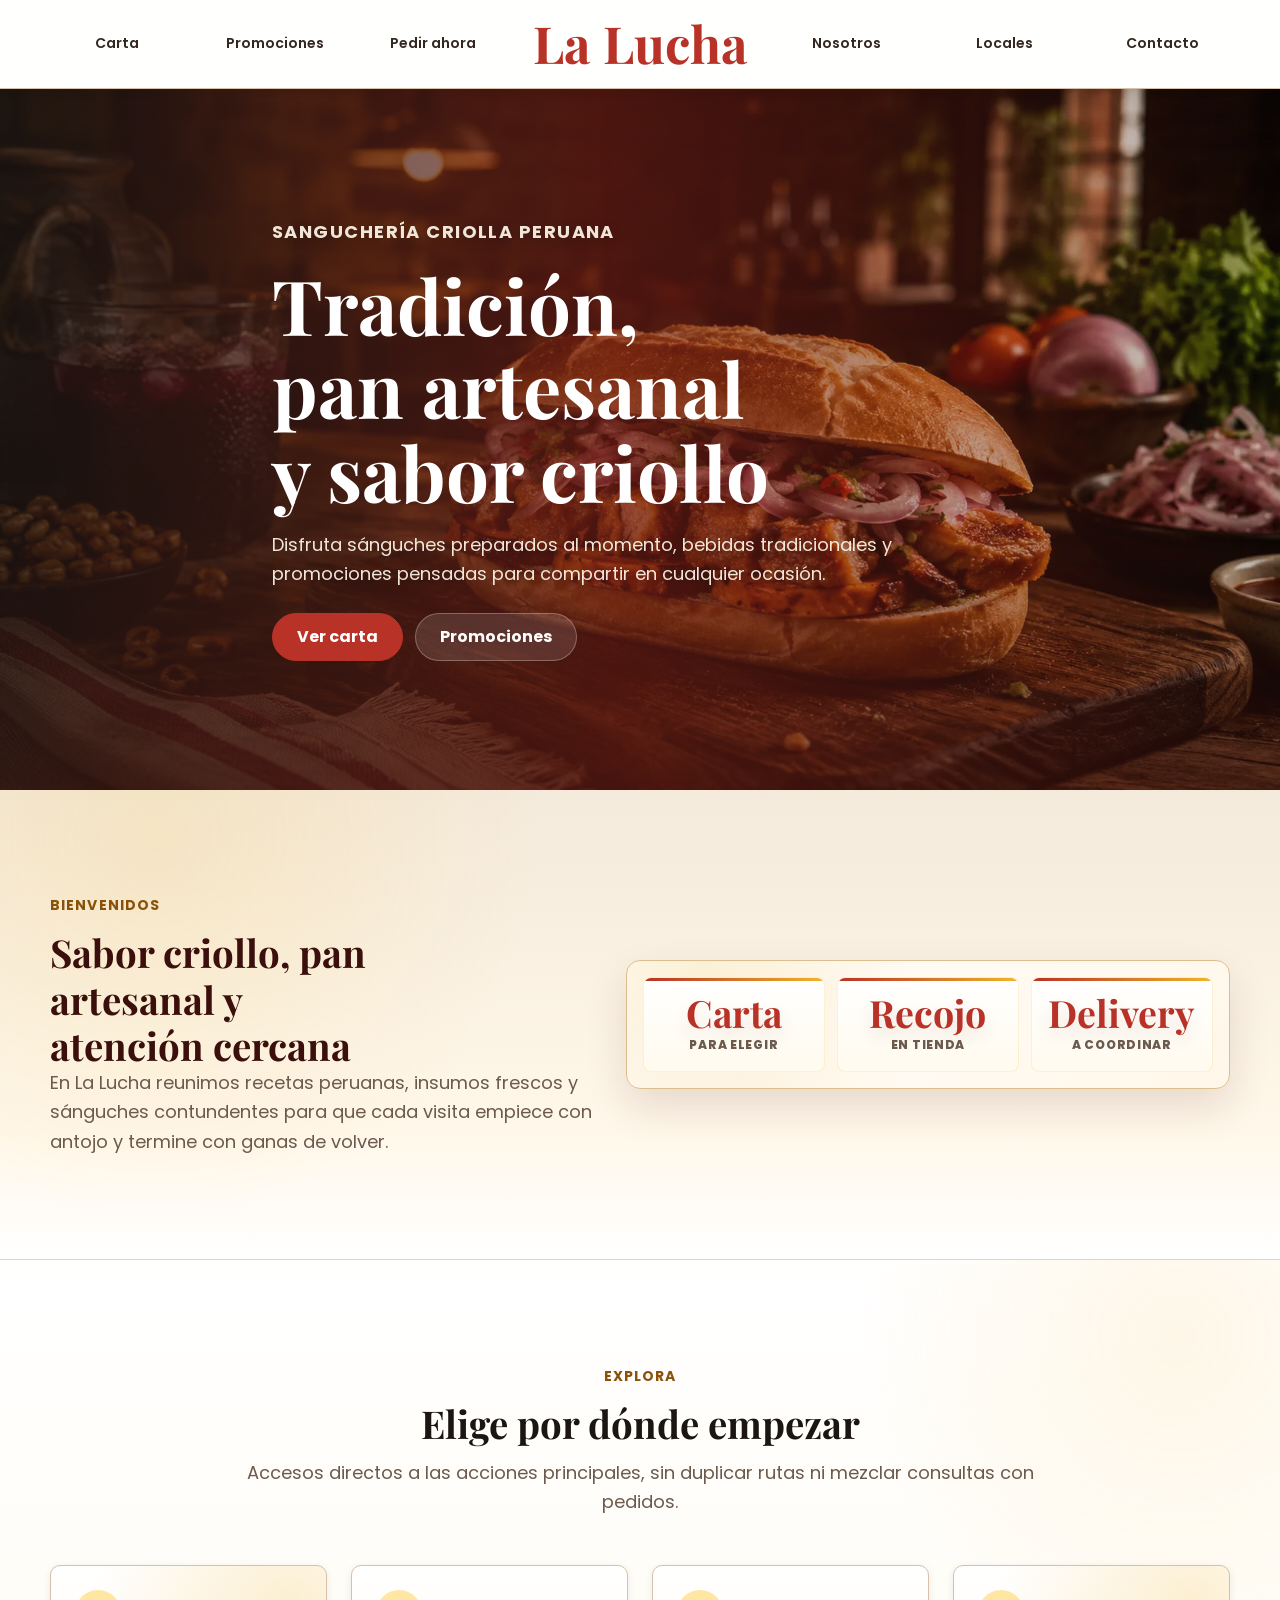
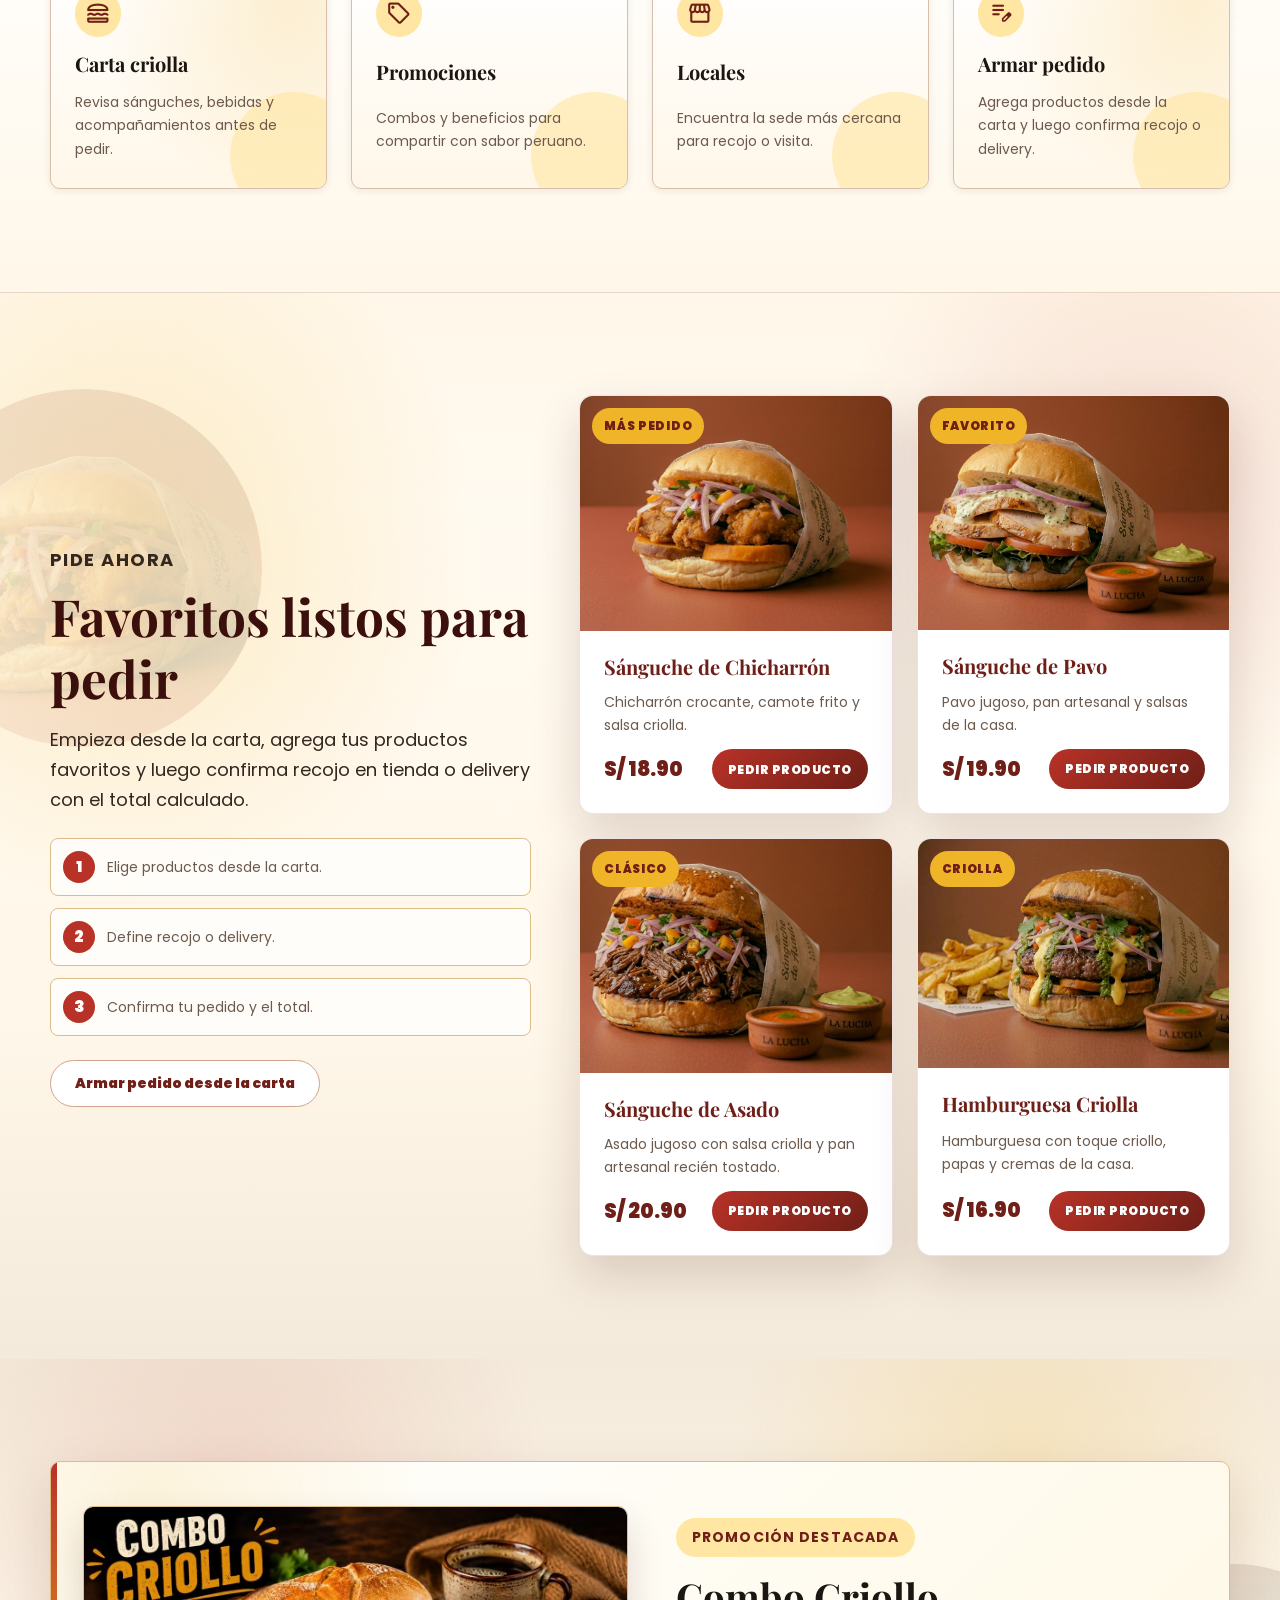
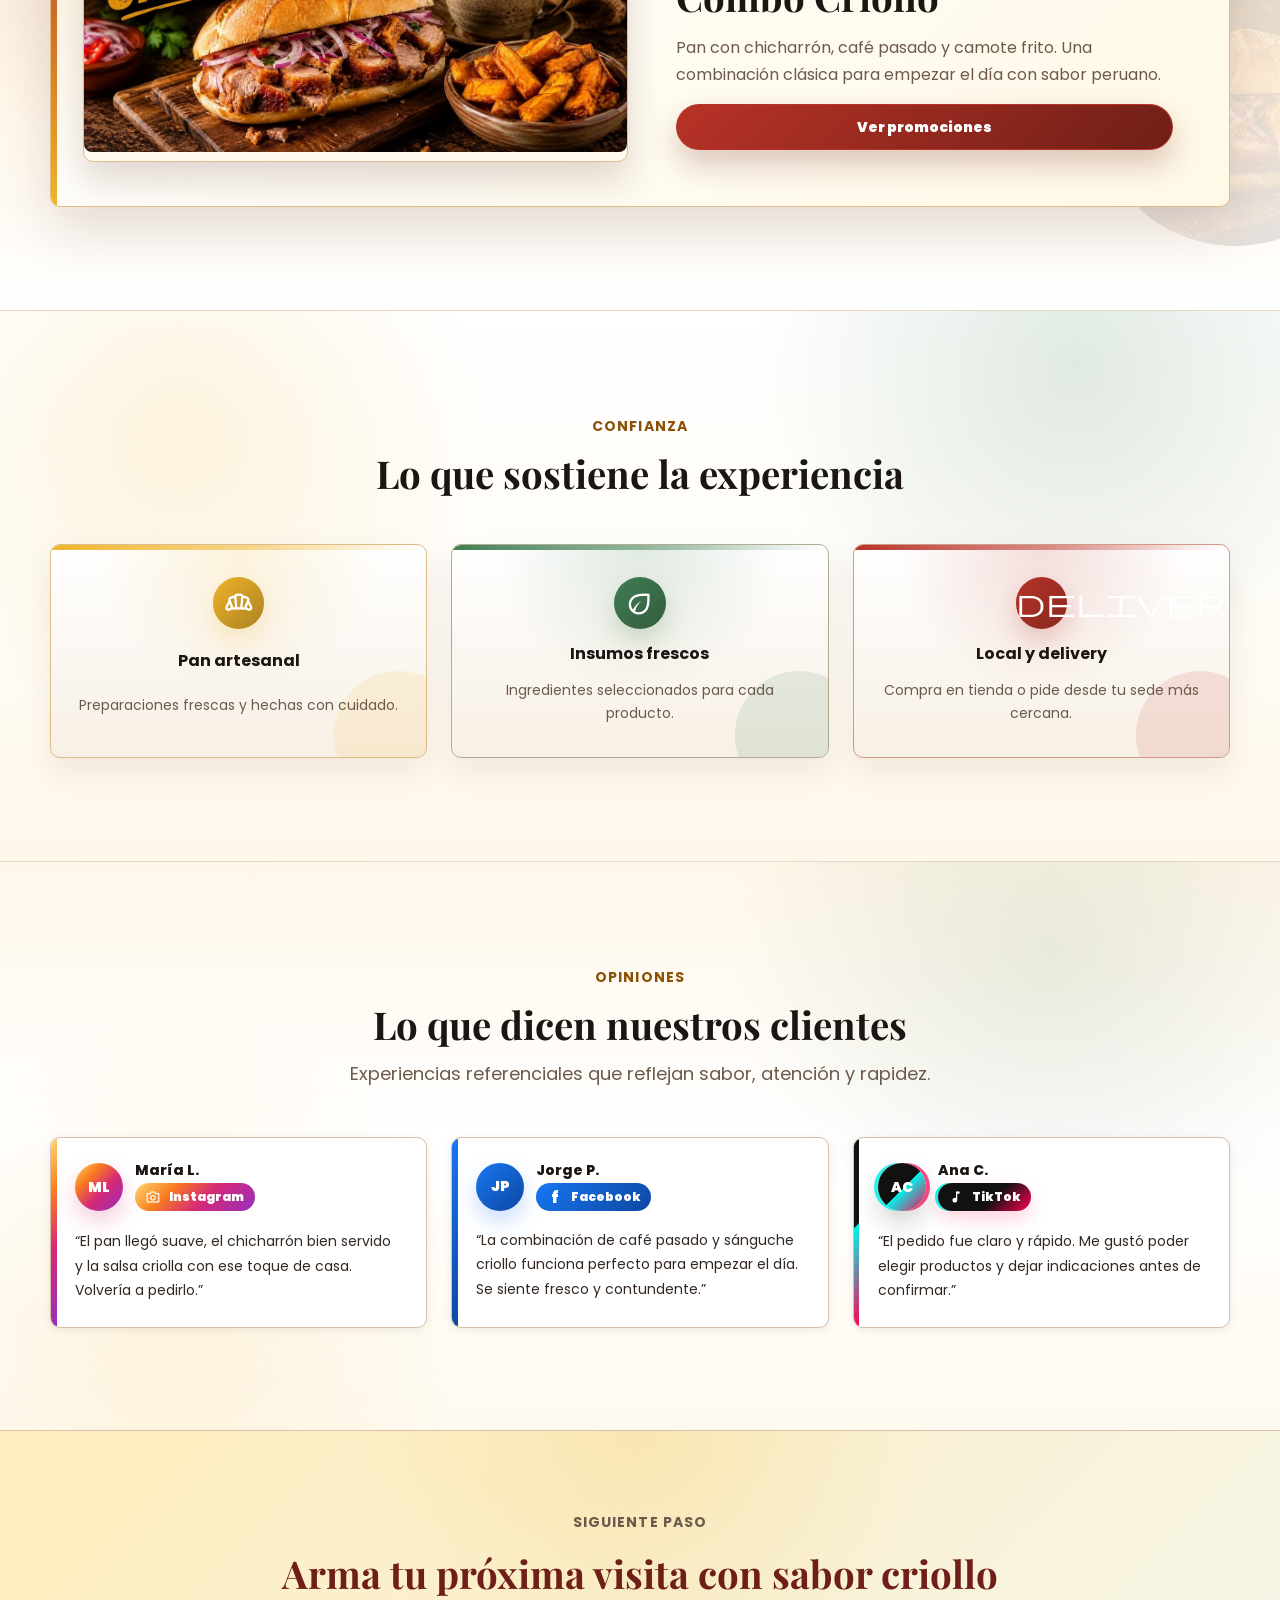
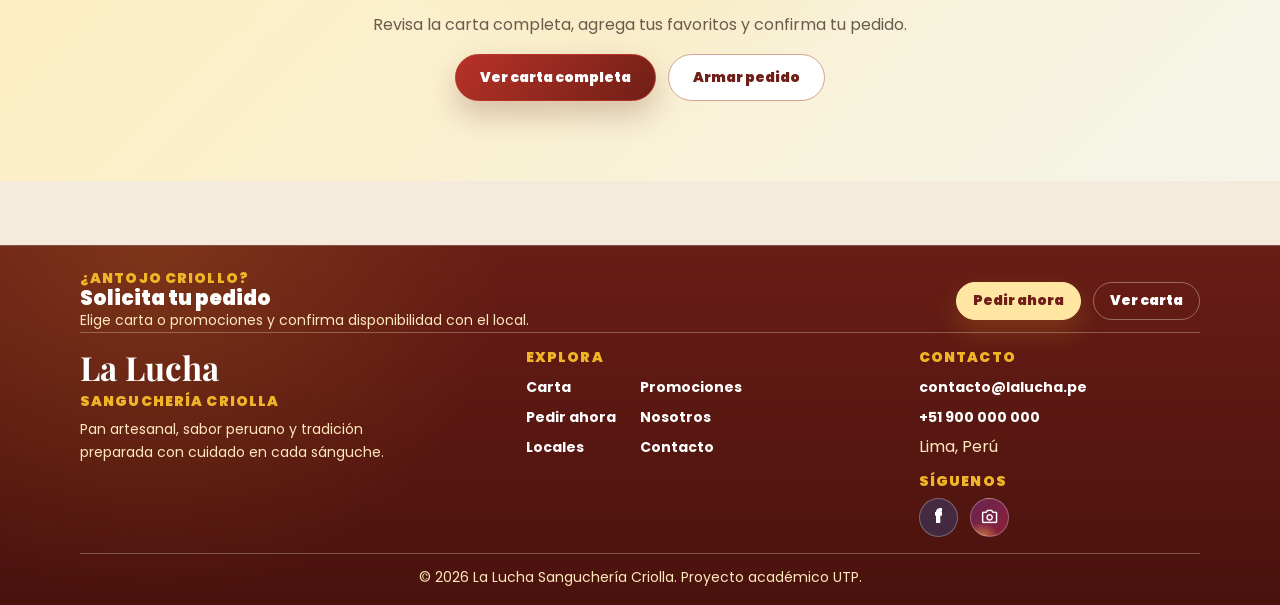
<file: index.html>
<!doctype html>
<html lang="es">
  <head>
    <meta charset="UTF-8" />
    <meta name="viewport" content="width=device-width, initial-scale=1.0" />
    <meta name="theme-color" content="#6f1f17" />
    <meta
      name="description"
      content="La Lucha Sanguchería Criolla: sánguches artesanales, bebidas tradicionales, promociones y locales."
    />
    <link rel="manifest" href="site.webmanifest" />
    <link rel="apple-touch-icon" href="assets/icons/icon-192.png" />
    <link rel="icon" href="assets/icons/icon-192.png" />
    <title>La Lucha Sanguchería Criolla</title>

    <link rel="stylesheet" href="css/variables.css" />
    <link rel="stylesheet" href="css/layout.css" />
    <link rel="stylesheet" href="css/navbar.css" />
    <link rel="stylesheet" href="css/footer.css" />
    <link rel="stylesheet" href="css/hero.css" />
    <link rel="stylesheet" href="css/cards.css" />
    <link rel="stylesheet" href="css/animations.css" />
    <link rel="stylesheet" href="css/index.css" />

    <link rel="preconnect" href="https://fonts.googleapis.com" />
    <link rel="preconnect" href="https://fonts.gstatic.com" crossorigin />
    <link
      href="https://fonts.googleapis.com/css2?family=Playfair+Display:wght@600;700&family=Poppins:wght@300;400;500;600;700&display=swap"
      rel="stylesheet"
    />
  </head>
  <body>
    <div id="navbar-container"></div>

    <main>
      <div id="hero-container"></div>

      <section class="index-presentacion section reveal" aria-labelledby="presentacion-title">
        <div class="container index-presentacion__grid">
          <div class="index-presentacion__content">
            <p class="section-eyebrow">Bienvenidos</p>
            <h2 id="presentacion-title">Sabor criollo, pan artesanal y atención cercana</h2>
            <p>
              En La Lucha reunimos recetas peruanas, insumos frescos y sánguches contundentes para
              que cada visita empiece con antojo y termine con ganas de volver.
            </p>
          </div>

          <div class="index-presentacion__datos" aria-label="Datos destacados de La Lucha">
            <div>
              <strong>Carta</strong>
              <span>para elegir</span>
            </div>
            <div>
              <strong>Recojo</strong>
              <span>en tienda</span>
            </div>
            <div>
              <strong>Delivery</strong>
              <span>a coordinar</span>
            </div>
          </div>
        </div>
      </section>

      <section class="index-rutas section reveal" aria-labelledby="rutas-title">
        <div class="container">
          <div class="section-header">
            <p class="section-eyebrow">Explora</p>
            <h2 class="section-title" id="rutas-title">Elige por dónde empezar</h2>
            <p class="section-description">
              Accesos directos a las acciones principales, sin duplicar rutas ni mezclar consultas
              con pedidos.
            </p>
          </div>

          <div class="index-rutas__grid">
            <a class="index-ruta index-ruta--principal reveal reveal-delay-1" href="carta.html">
              <span class="material-symbols-rounded index-ruta__icono" aria-hidden="true">
                lunch_dining
              </span>
              <span class="index-ruta__titulo">Carta criolla</span>
              <span class="index-ruta__texto">
                Revisa sánguches, bebidas y acompañamientos antes de pedir.
              </span>
            </a>

            <a class="index-ruta reveal reveal-delay-2" href="promociones.html">
              <span class="material-symbols-rounded index-ruta__icono" aria-hidden="true">
                sell
              </span>
              <span class="index-ruta__titulo">Promociones</span>
              <span class="index-ruta__texto">
                Combos y beneficios para compartir con sabor peruano.
              </span>
            </a>

            <a class="index-ruta reveal reveal-delay-3" href="locales.html">
              <span class="material-symbols-rounded index-ruta__icono" aria-hidden="true">
                storefront
              </span>
              <span class="index-ruta__titulo">Locales</span>
              <span class="index-ruta__texto">Encuentra la sede más cercana para recojo o visita.</span>
            </a>

            <a class="index-ruta index-ruta--pedido reveal reveal-delay-1" href="carta.html">
              <span class="material-symbols-rounded index-ruta__icono" aria-hidden="true">
                edit_note
              </span>
              <span class="index-ruta__titulo">Armar pedido</span>
              <span class="index-ruta__texto">
                Agrega productos desde la carta y luego confirma recojo o delivery.
              </span>
            </a>
          </div>
        </div>
      </section>

      <section class="index-pedido section reveal" id="pedir-ahora" aria-labelledby="pedido-title">
        <div class="container index-pedido__grid">
          <div class="index-pedido__content">
            <p class="section-eyebrow">Pide ahora</p>
            <h2 id="pedido-title">Favoritos listos para pedir</h2>
            <p>
              Empieza desde la carta, agrega tus productos favoritos y luego confirma recojo en
              tienda o delivery con el total calculado.
            </p>

            <div class="index-pedido__pasos" aria-label="Flujo de pedido">
              <div>
                <span>1</span>
                <p>Elige productos desde la carta.</p>
              </div>
              <div>
                <span>2</span>
                <p>Define recojo o delivery.</p>
              </div>
              <div>
                <span>3</span>
                <p>Confirma tu pedido y el total.</p>
              </div>
            </div>

            <a class="index-btn index-btn--secundario" href="carta.html">
              Armar pedido desde la carta
            </a>
          </div>

          <div class="index-pedido__productos" aria-label="Productos destacados para pedir">
            <article class="index-producto-mini reveal reveal-delay-1">
              <div class="index-producto-mini__media">
                <img
                  src="assets/img/productos/sanguches/chicharron.webp"
                  alt="Sánguche de Chicharrón"
                  loading="lazy"
                />
                <span>Más pedido</span>
              </div>
              <div class="index-producto-mini__body">
                <h3>Sánguche de Chicharrón</h3>
                <p>Chicharrón crocante, camote frito y salsa criolla.</p>
                <div>
                  <strong>S/ 18.90</strong>
                  <a href="pedido.html?productoId=1">
                    Pedir producto
                  </a>
                </div>
              </div>
            </article>

            <article class="index-producto-mini reveal reveal-delay-2">
              <div class="index-producto-mini__media">
                <img
                  src="assets/img/productos/sanguches/pavo.webp"
                  alt="Sánguche de Pavo"
                  loading="lazy"
                />
                <span>Favorito</span>
              </div>
              <div class="index-producto-mini__body">
                <h3>Sánguche de Pavo</h3>
                <p>Pavo jugoso, pan artesanal y salsas de la casa.</p>
                <div>
                  <strong>S/ 19.90</strong>
                  <a href="pedido.html?productoId=2">Pedir producto</a>
                </div>
              </div>
            </article>

            <article class="index-producto-mini reveal reveal-delay-1">
              <div class="index-producto-mini__media">
                <img
                  src="assets/img/productos/sanguches/asado.webp"
                  alt="Sánguche de Asado"
                  loading="lazy"
                />
                <span>Clásico</span>
              </div>
              <div class="index-producto-mini__body">
                <h3>Sánguche de Asado</h3>
                <p>Asado jugoso con salsa criolla y pan artesanal recién tostado.</p>
                <div>
                  <strong>S/ 20.90</strong>
                  <a href="pedido.html?productoId=3">Pedir producto</a>
                </div>
              </div>
            </article>

            <article class="index-producto-mini reveal reveal-delay-2">
              <div class="index-producto-mini__media">
                <img
                  src="assets/img/productos/sanguches/hamburguesa.webp"
                  alt="Hamburguesa Criolla"
                  loading="lazy"
                />
                <span>Criolla</span>
              </div>
              <div class="index-producto-mini__body">
                <h3>Hamburguesa Criolla</h3>
                <p>Hamburguesa con toque criollo, papas y cremas de la casa.</p>
                <div>
                  <strong>S/ 16.90</strong>
                  <a href="pedido.html?productoId=6">Pedir producto</a>
                </div>
              </div>
            </article>
          </div>
        </div>
      </section>

      <section class="index-promo section reveal" aria-labelledby="promo-title">
        <div class="container index-promo__grid">
          <div class="index-promo__media">
            <img src="assets/img/promos/combocriollo.webp" alt="Combo Criollo" loading="lazy" />
          </div>
          <div class="index-promo__content">
            <p class="section-eyebrow">Promoción destacada</p>
            <h2 id="promo-title">Combo Criollo</h2>
            <p>
              Pan con chicharrón, café pasado y camote frito. Una combinación clásica para empezar
              el día con sabor peruano.
            </p>
            <a class="index-btn index-btn--primario" href="promociones.html">Ver promociones</a>
          </div>
        </div>
      </section>

      <section class="index-confianza section reveal" aria-labelledby="confianza-title">
        <div class="container">
          <div class="section-header">
            <p class="section-eyebrow">Confianza</p>
            <h2 class="section-title" id="confianza-title">Lo que sostiene la experiencia</h2>
          </div>

          <div class="index-confianza__grid">
            <div class="index-confianza__item reveal reveal-delay-1">
              <span class="material-symbols-rounded" aria-hidden="true">bakery_dining</span>
              <strong>Pan artesanal</strong>
              <p>Preparaciones frescas y hechas con cuidado.</p>
            </div>
            <div class="index-confianza__item reveal reveal-delay-2">
              <span class="material-symbols-rounded" aria-hidden="true">eco</span>
              <strong>Insumos frescos</strong>
              <p>Ingredientes seleccionados para cada producto.</p>
            </div>
            <div class="index-confianza__item reveal reveal-delay-3">
              <span class="material-symbols-rounded" aria-hidden="true">delivery_dining</span>
              <strong>Local y delivery</strong>
              <p>Compra en tienda o pide desde tu sede más cercana.</p>
            </div>
          </div>
        </div>
      </section>

      <section class="index-opiniones section reveal" aria-labelledby="opiniones-title">
        <div class="container">
          <div class="section-header">
            <p class="section-eyebrow">Opiniones</p>
            <h2 class="section-title" id="opiniones-title">Lo que dicen nuestros clientes</h2>
            <p class="section-description">
              Experiencias referenciales que reflejan sabor, atención y rapidez.
            </p>
          </div>

          <div class="index-opiniones__grid">
            <article class="index-opinion-card index-opinion-card--instagram reveal reveal-delay-1">
              <div class="index-opinion-card__header">
                <span class="index-opinion-card__avatar" aria-hidden="true">ML</span>
                <div>
                  <h3>María L.</h3>
                  <span class="index-opinion-card__platform">
                    <span class="material-symbols-rounded" aria-hidden="true">photo_camera</span>
                    Instagram
                  </span>
                </div>
              </div>
              <p>
                “El pan llegó suave, el chicharrón bien servido y la salsa criolla con ese toque de
                casa. Volvería a pedirlo.”
              </p>
            </article>

            <article class="index-opinion-card index-opinion-card--facebook reveal reveal-delay-2">
              <div class="index-opinion-card__header">
                <span class="index-opinion-card__avatar" aria-hidden="true">JP</span>
                <div>
                  <h3>Jorge P.</h3>
                  <span class="index-opinion-card__platform">
                    <span class="index-opinion-card__brand-mark" aria-hidden="true">f</span>
                    Facebook
                  </span>
                </div>
              </div>
              <p>
                “La combinación de café pasado y sánguche criollo funciona perfecto para empezar el
                día. Se siente fresco y contundente.”
              </p>
            </article>

            <article class="index-opinion-card index-opinion-card--tiktok reveal reveal-delay-3">
              <div class="index-opinion-card__header">
                <span class="index-opinion-card__avatar" aria-hidden="true">AC</span>
                <div>
                  <h3>Ana C.</h3>
                  <span class="index-opinion-card__platform">
                    <span class="material-symbols-rounded" aria-hidden="true">music_note</span>
                    TikTok
                  </span>
                </div>
              </div>
              <p>
                “El pedido fue claro y rápido. Me gustó poder elegir productos y dejar indicaciones
                antes de confirmar.”
              </p>
            </article>
          </div>
        </div>
      </section>

      <section class="index-cierre reveal">
        <div class="container index-cierre__content">
          <p class="section-eyebrow">Siguiente paso</p>
          <h2>Arma tu próxima visita con sabor criollo</h2>
          <p>Revisa la carta completa, agrega tus favoritos y confirma tu pedido.</p>
          <div class="index-cierre__acciones">
            <a class="index-btn index-btn--primario" href="carta.html">Ver carta completa</a>
            <a class="index-btn index-btn--secundario" href="carta.html">Armar pedido</a>
          </div>
        </div>
      </section>
    </main>

    <div id="footer-container"></div>

    <script src="js/menu.js"></script>
    <script src="js/main.js?v=20260612-cleanup"></script>
    <script src="js/animaciones.js?v=20260612-visible"></script>
  </body>
</html>
</file>
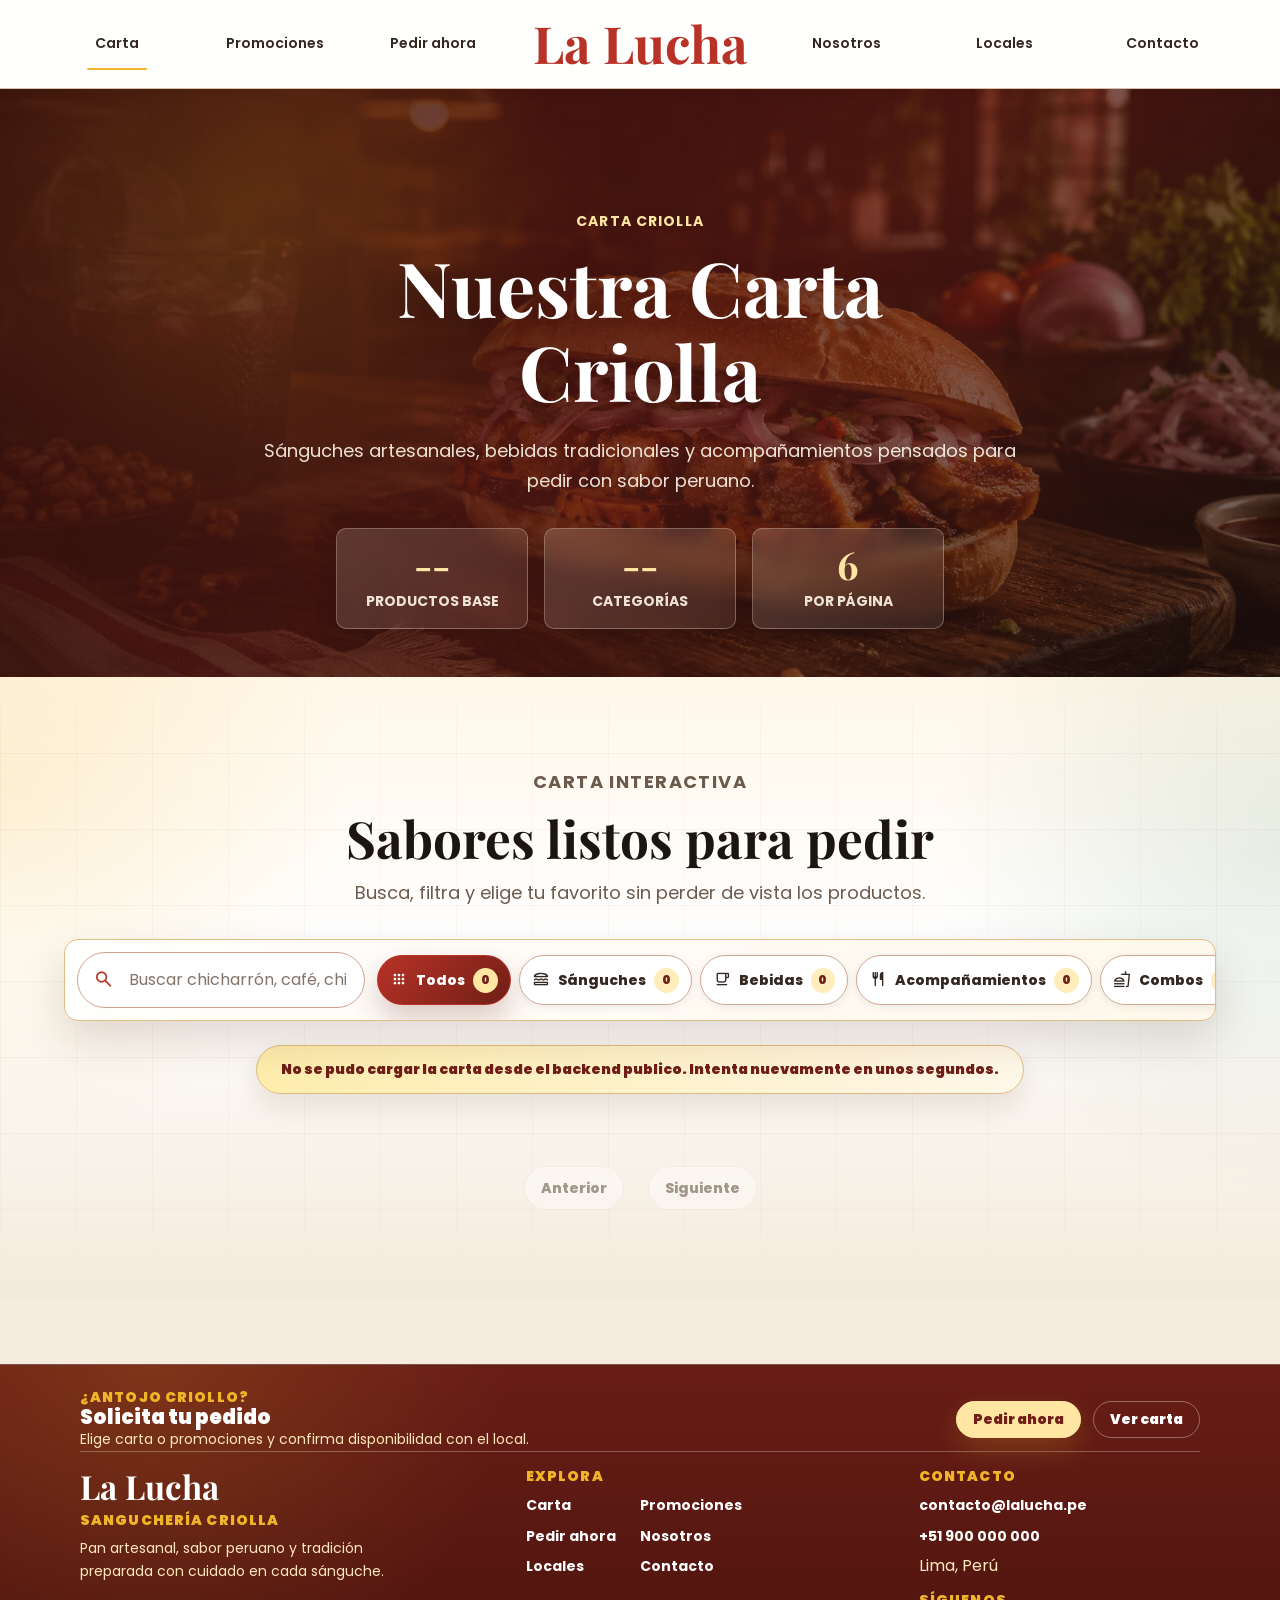
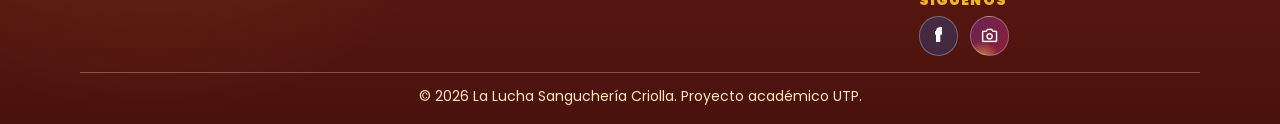
<file: carta.html>
﻿<!doctype html>
<html lang="es">
  <head>
    <!-- =========================
       META TAGS
  ========================== -->

    <meta charset="UTF-8" />

    <meta name="viewport" content="width=device-width, initial-scale=1.0" />

    <meta name="theme-color" content="#6f1f17" />

    <meta
      name="description"
      content="La Lucha Sanguchería Criolla: carta, promociones, locales y contacto."
    />

    <link rel="manifest" href="site.webmanifest" />

    <link rel="apple-touch-icon" href="assets/icons/icon-192.png" />

    <link rel="icon" href="assets/icons/icon-192.png" />

    <!-- =========================
       TITLE
    ========================== -->

    <title>Carta | La Lucha Sanguchería Criolla</title>

    <!-- =========================
       CSS GLOBAL
  ========================== -->

    <link rel="stylesheet" href="css/variables.css" />

    <link rel="stylesheet" href="css/layout.css" />

    <link rel="stylesheet" href="css/navbar.css" />

    <link rel="stylesheet" href="css/footer.css" />

    <link rel="stylesheet" href="css/carta.css" />

    <link rel="stylesheet" href="css/cards.css" />
    <link rel="stylesheet" href="css/animations.css" />

    <!-- =========================
       GOOGLE FONTS
  ========================== -->

    <link rel="preconnect" href="https://fonts.googleapis.com" />

    <link rel="preconnect" href="https://fonts.gstatic.com" crossorigin />

    <link
      href="https://fonts.googleapis.com/css2?family=Playfair+Display:wght@600;700&family=Poppins:wght@300;400;500;600;700&display=swap"
      rel="stylesheet"
    />
  </head>

  <body>
    <!-- =========================
       NAVBAR DINÁMICO
  ========================== -->

    <div id="navbar-container"></div>

    <main>
      <section class="carta-hero reveal">
        <div class="overlay"></div>

        <div class="container carta-hero-content">
          <p class="section-eyebrow">Carta criolla</p>
          <h1>Nuestra Carta Criolla</h1>

          <p class="hero-description">
            Sánguches artesanales, bebidas tradicionales y acompañamientos pensados para pedir con
            sabor peruano.
          </p>

          <div class="hero-stats">
            <div class="stat-card">
              <strong id="carta-total-productos">--</strong>
              <span>productos base</span>
            </div>

            <div class="stat-card">
              <strong id="carta-total-categorias">--</strong>
              <span>categorías</span>
            </div>

            <div class="stat-card">
              <strong>6</strong>
              <span>por página</span>
            </div>
          </div>
        </div>
      </section>

      <section class="carta-productos reveal" aria-labelledby="productos-title">
        <div class="container">
          <div class="section-title">
            <p class="section-eyebrow">Carta interactiva</p>
            <h2 id="productos-title">Sabores listos para pedir</h2>
            <p>Busca, filtra y elige tu favorito sin perder de vista los productos.</p>
          </div>

          <div class="carta-toolbar" aria-label="Buscar y filtrar productos">
            <div class="buscador-container">
              <span class="material-symbols-rounded" aria-hidden="true">search</span>
              <input
                type="text"
                id="buscador-input"
                aria-label="Buscar productos en la carta"
                placeholder="Buscar chicharrón, café, chicha..."
              />
            </div>

            <div class="categorias-lista" aria-label="Filtrar productos por categoría">
              <button type="button" data-categoria="todos" class="activo">
                <span class="material-symbols-rounded" aria-hidden="true">apps</span>
                <span class="categoria-label">Todos</span>
                <span class="categoria-count">0</span>
              </button>

              <button type="button" data-categoria="sanguches">
                <span class="material-symbols-rounded" aria-hidden="true">lunch_dining</span>
                <span class="categoria-label">Sánguches</span>
                <span class="categoria-count">0</span>
              </button>

              <button type="button" data-categoria="bebidas">
                <span class="material-symbols-rounded" aria-hidden="true">local_cafe</span>
                <span class="categoria-label">Bebidas</span>
                <span class="categoria-count">0</span>
              </button>

              <button type="button" data-categoria="acompanamientos">
                <span class="material-symbols-rounded" aria-hidden="true">restaurant</span>
                <span class="categoria-label">Acompañamientos</span>
                <span class="categoria-count">0</span>
              </button>

              <button type="button" data-categoria="combos">
                <span class="material-symbols-rounded" aria-hidden="true">fastfood</span>
                <span class="categoria-label">Combos</span>
                <span class="categoria-count">0</span>
              </button>

              <button type="button" data-categoria="postres">
                <span class="material-symbols-rounded" aria-hidden="true">bakery_dining</span>
                <span class="categoria-label">Postres</span>
                <span class="categoria-count">0</span>
              </button>

              <button type="button" data-categoria="promociones">
                <span class="material-symbols-rounded" aria-hidden="true">sell</span>
                <span class="categoria-label">Promociones</span>
                <span class="categoria-count">0</span>
              </button>
            </div>

            <button class="carta-toolbar__clear" id="limpiar-filtros" type="button" hidden>
              Limpiar
            </button>
          </div>

          <div class="productos-estado" id="productos-estado" aria-live="polite"></div>

          <div class="productos-grid" id="productos-grid"></div>

          <nav class="paginacion" aria-label="Paginación de productos">
            <button
              class="paginacion__btn"
              id="btn-anterior"
              type="button"
              aria-label="Ir a la página anterior"
            >
              Anterior
            </button>

            <div class="paginacion__numeros" id="paginacion-numeros"></div>

            <button
              class="paginacion__btn"
              id="btn-siguiente"
              type="button"
              aria-label="Ir a la página siguiente"
            >
              Siguiente
            </button>
          </nav>
        </div>
      </section>
    </main>

    <!-- =========================
       FOOTER DINÁMICO
  ========================== -->

    <div id="footer-container"></div>

    <!-- =========================
       JS GLOBAL
  ========================== -->

    <script src="js/menu.js"></script>
    <script src="js/main.js?v=20260612-cleanup"></script>
    <script src="js/api-config.js?v=20260612"></script>
    <script src="js/solicitud-store.js?v=20260613-solicitud"></script>

    <!-- =========================
       JS CARTA
  ========================== -->

    <script src="js/productos.js?v=20260613-solicitud"></script>
    <script src="js/animaciones.js?v=20260612-visible"></script>
  </body>
</html>
</file>
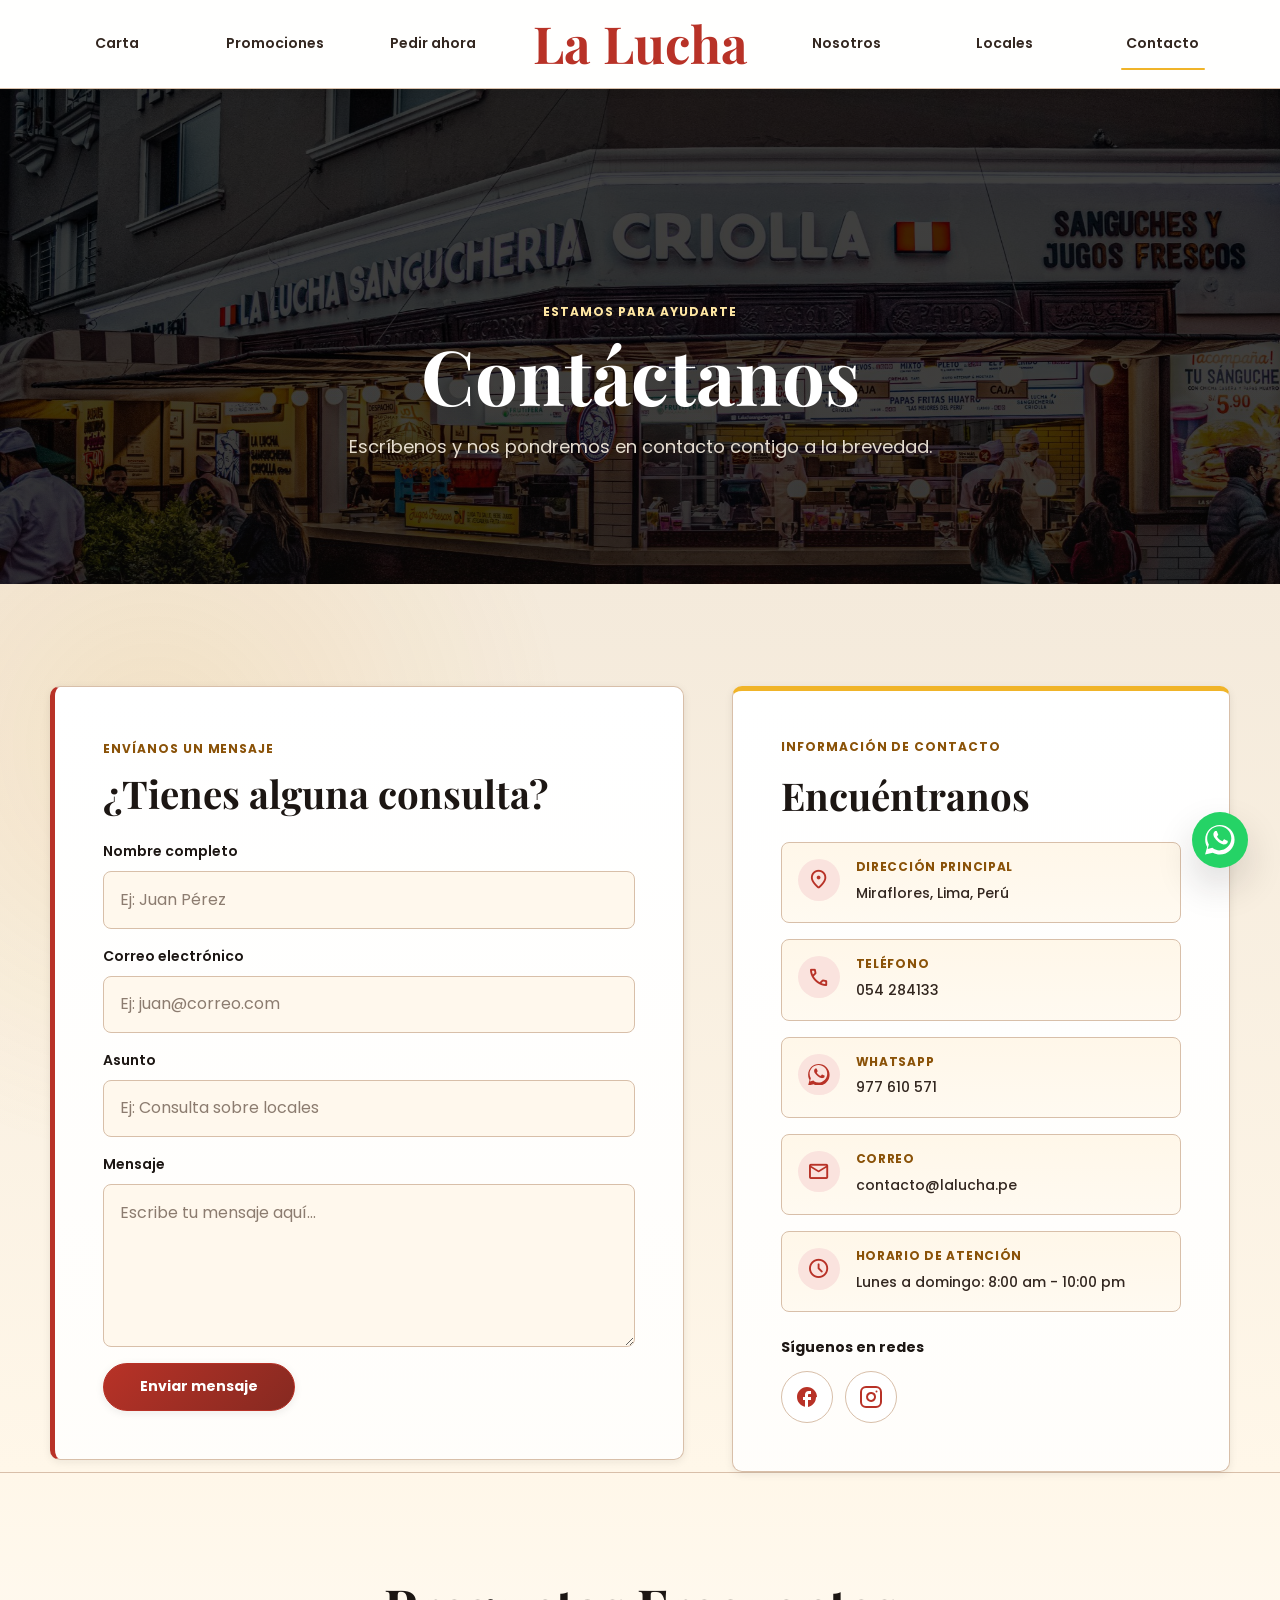
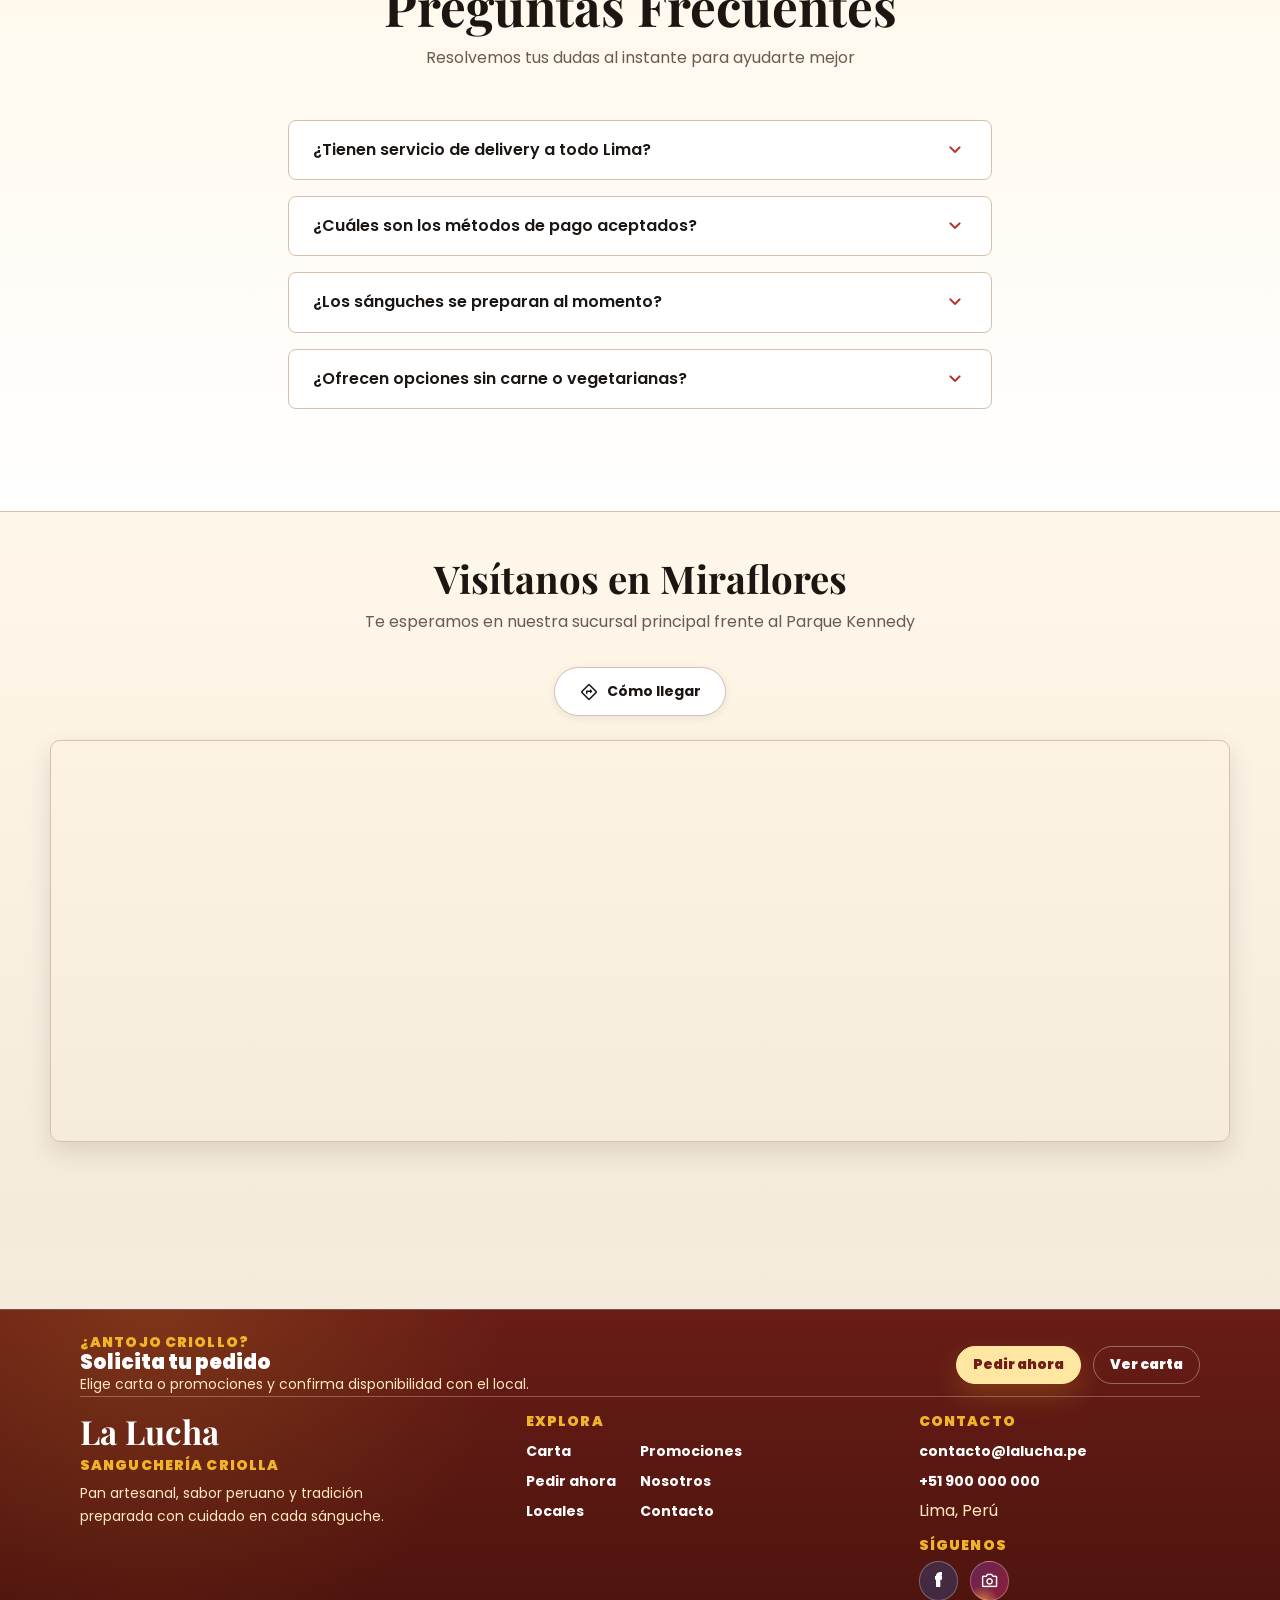
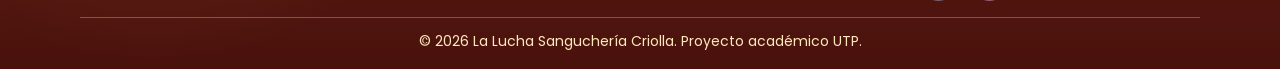
<file: contacto.html>
<!doctype html>
<html lang="es">
  <head>
    <meta charset="UTF-8" />
    <meta name="viewport" content="width=device-width, initial-scale=1.0" />
    <meta name="theme-color" content="#6f1f17" />
    <meta
      name="description"
      content="La Lucha Sanguchería Criolla: carta, promociones, locales y contacto."
    />
    <link rel="manifest" href="site.webmanifest" />
    <link rel="apple-touch-icon" href="assets/icons/icon-192.png" />
    <link rel="icon" href="assets/icons/icon-192.png" />

    <title>Contacto | La Lucha Sanguchería Criolla</title>

    <!-- CSS del proyecto -->
    <link rel="stylesheet" href="css/variables.css" />
    <link rel="stylesheet" href="css/layout.css" />
    <link rel="stylesheet" href="css/navbar.css" />
    <link rel="stylesheet" href="css/footer.css" />
    <link rel="stylesheet" href="css/contacto.css" />

    <link rel="preconnect" href="https://fonts.googleapis.com" />
    <link rel="preconnect" href="https://fonts.gstatic.com" crossorigin />
    <link
      href="https://fonts.googleapis.com/css2?family=Playfair+Display:wght@600;700&family=Poppins:wght@300;400;500;600;700&display=swap"
      rel="stylesheet"
    />
  </head>
  <body>
    <!-- NAVBAR -->
    <div id="navbar-container"></div>

    <main>
      <section class="contacto-hero">
        <div class="contacto-hero__overlay"></div>
        <div class="contacto-hero__content">
          <p class="contacto-hero__subtitulo">Estamos para ayudarte</p>
          <h1 class="contacto-hero__titulo">Contáctanos</h1>
          <p class="contacto-hero__descripcion">
            Escríbenos y nos pondremos en contacto contigo a la brevedad.
          </p>
        </div>
      </section>

      <section class="contacto-main">
        <div class="container">
          <div class="contacto-main__grid">
            <div class="contacto-form-wrapper">
              <div id="contacto-formulario-seccion">
                <span class="contacto-label">Envíanos un mensaje</span>
                <h2 class="contacto-form-titulo">¿Tienes alguna consulta?</h2>

                <form class="contacto-form" id="form-contacto" action="#" method="POST">
                  <div class="form-grupo">
                    <label for="nombre">Nombre completo</label>
                    <input
                      type="text"
                      id="nombre"
                      name="nombre"
                      placeholder="Ej: Juan Pérez"
                      required
                    />
                  </div>

                  <div class="form-grupo">
                    <label for="correo">Correo electrónico</label>
                    <input
                      type="email"
                      id="correo"
                      name="correo"
                      placeholder="Ej: juan@correo.com"
                      required
                    />
                  </div>

                  <div class="form-grupo">
                    <label for="asunto">Asunto</label>
                    <input
                      type="text"
                      id="asunto"
                      name="asunto"
                      placeholder="Ej: Consulta sobre locales"
                      required
                    />
                  </div>

                  <div class="form-grupo">
                    <label for="mensaje">Mensaje</label>
                    <textarea
                      id="mensaje"
                      name="mensaje"
                      rows="5"
                      placeholder="Escribe tu mensaje aquí..."
                      required
                    ></textarea>
                  </div>

                  <button type="submit" class="contacto-btn" id="btn-enviar">
                    <span>Enviar mensaje</span>
                  </button>
                </form>
              </div>

              <div id="contacto-exito" class="contacto-exito" style="display: none;">
                <div class="exito-contenido">
                  <span class="material-symbols-rounded exito-icono" aria-hidden="true">
                    check_circle
                  </span>
                  <h2 class="contacto-form-titulo">¡Mensaje enviado!</h2>
                  <p class="contacto-exito-texto">
                    Gracias, <strong id="exito-nombre"></strong>. Hemos recibido tu mensaje con éxito. Nuestro equipo se pondrá en contacto contigo a la brevedad.
                  </p>
                  <button id="btn-volver-form" class="contacto-btn contacto-btn--volver">
                    Enviar otro mensaje
                  </button>
                </div>
              </div>
            </div>

            <div class="contacto-info">
              <span class="contacto-label">Información de contacto</span>
              <h2 class="contacto-info-titulo">Encuéntranos</h2>

              <div class="info-card">
                <span class="material-symbols-rounded info-card__icono" aria-hidden="true">
                  location_on
                </span>
                <div>
                  <span class="info-card__label">Dirección principal</span>
                  <span class="info-card__valor">Miraflores, Lima, Perú</span>
                </div>
              </div>

              <div class="info-card">
                <span class="material-symbols-rounded info-card__icono" aria-hidden="true">
                  call
                </span>
                <div>
                  <span class="info-card__label">Teléfono</span>
                  <a class="info-card__valor" href="tel:+5154284133">054 284133</a>
                </div>
              </div>

              <div class="info-card info-card--whatsapp">
                <span class="info-card__icono" aria-hidden="true">
                  <svg xmlns="http://www.w3.org/2000/svg" viewBox="0 0 24 24" fill="currentColor" style="width: 1.35rem; height: 1.35rem;">
                    <path d="M.057 24l1.687-6.163c-1.041-1.804-1.588-3.849-1.587-5.946C.06 5.348 5.397.01 12.008.01c3.202.001 6.212 1.246 8.477 3.514 2.266 2.268 3.507 5.28 3.505 8.484-.004 6.657-5.34 11.997-11.953 11.997-2.005-.001-3.973-.502-5.724-1.455L0 24zm6.59-4.846c1.6.95 3.188 1.449 4.825 1.451 5.436 0 9.86-4.37 9.864-9.799.002-2.63-1.023-5.101-2.885-6.965C16.728 2.016 14.252.99 11.63.99c-5.439 0-9.863 4.372-9.867 9.802-.001 1.772.477 3.5 1.39 5.005l-.998 3.644 3.738-.981 1.164.643zm11.233-6.529c-.287-.143-1.696-.837-1.959-.933-.262-.096-.454-.143-.646.143-.192.287-.743.933-.91 1.124-.167.192-.334.215-.621.072-.287-.143-1.21-.446-2.305-1.424-.853-.761-1.429-1.701-1.597-1.988-.167-.287-.018-.442.125-.583.129-.127.287-.335.43-.502.143-.167.192-.287.287-.478.096-.191.048-.359-.024-.502-.072-.143-.646-1.554-.885-2.127-.233-.559-.47-.482-.646-.491-.167-.008-.359-.01-.55-.01s-.502.072-.766.359c-.263.287-1.004.981-1.004 2.392s1.028 2.774 1.171 2.965c.143.191 2.023 3.088 4.902 4.33.685.295 1.219.472 1.636.604.688.219 1.314.188 1.808.114.55-.082 1.696-.693 1.936-1.361.24-.668.24-1.243.167-1.361-.072-.118-.263-.192-.55-.335z"/>
                  </svg>
                </span>
                <div>
                  <span class="info-card__label">WhatsApp</span>
                  <a class="info-card__valor" href="https://wa.me/51977610571?text=Hola%20La%20Lucha%2C%20quisiera%20hacer%20una%20consulta..." target="_blank" rel="noopener noreferrer">
                    977 610 571
                  </a>
                </div>
              </div>

              <div class="info-card">
                <span class="material-symbols-rounded info-card__icono" aria-hidden="true">
                  mail
                </span>
                <div>
                  <span class="info-card__label">Correo</span>
                  <a class="info-card__valor" href="mailto:contacto@lalucha.pe">
                    contacto@lalucha.pe
                  </a>
                </div>
              </div>

              <div class="info-card">
                <span class="material-symbols-rounded info-card__icono" aria-hidden="true">
                  schedule
                </span>
                <div>
                  <span class="info-card__label">Horario de atención</span>
                  <span class="info-card__valor">Lunes a domingo: 8:00 am - 10:00 pm</span>
                </div>
              </div>

              <!-- Redes con enlaces reales -->
              <div class="contacto-redes">
                <p class="contacto-redes__titulo">Síguenos en redes</p>
                <div class="contacto-redes__iconos">
                  <a href="https://www.facebook.com/laluchasangucheriacriolla/?locale=es_LA" target="_blank" rel="noopener noreferrer" class="red-social"
                    title="Facebook Oficial" aria-label="Facebook">
                    <svg xmlns="http://www.w3.org/2000/svg" viewBox="0 0 24 24" fill="currentColor">
                      <path d="M22 12c0-5.52-4.48-10-10-10S2 6.48 2 12c0 4.84 3.44 8.87 8 9.8V15H8v-3h2V9.5C10 7.57 11.57 6 13.5 6H16v3h-2c-.55 0-1 .45-1 1v2h3v3h-3v6.95c4.56-.93 8-4.96 8-9.75z"/>
                    </svg>
                  </a>
                  <a href="https://www.instagram.com/laluchasangucheria/" target="_blank" rel="noopener noreferrer" class="red-social"
                    title="Instagram Oficial" aria-label="Instagram">
                    <svg xmlns="http://www.w3.org/2000/svg" viewBox="0 0 24 24" fill="none" stroke="currentColor" stroke-width="2" stroke-linecap="round" stroke-linejoin="round">
                      <rect x="2" y="2" width="20" height="20" rx="5" ry="5"></rect>
                      <path d="M16 11.37A4 4 0 1 1 12.63 8 4 4 0 0 1 16 11.37z"></path>
                      <line x1="17.5" y1="6.5" x2="17.51" y2="6.5"></line>
                    </svg>
                  </a>
                </div>
              </div>
            </div>
          </div>
        </div>
      </section>

      <section class="contacto-faq">
        <div class="container">
          <div class="contacto-faq__header">
            <h2 class="contacto-faq__titulo">Preguntas Frecuentes</h2>
            <p class="contacto-faq__subtitulo">Resolvemos tus dudas al instante para ayudarte mejor</p>
          </div>
          
          <div class="faq-lista">
            <div class="faq-item">
              <button class="faq-pregunta" aria-expanded="false" aria-controls="faq-ans-1">
                <span>¿Tienen servicio de delivery a todo Lima?</span>
                <span class="material-symbols-rounded faq-icono" aria-hidden="true">expand_more</span>
              </button>
              <div id="faq-ans-1" class="faq-respuesta" role="region">
                <p>Sí, contamos con servicio de delivery en las zonas de cobertura cercanas a nuestros locales. También puedes realizar tu pedido en línea a través de nuestra web y programarlo para recoger en tienda de forma rápida.</p>
              </div>
            </div>

            <div class="faq-item">
              <button class="faq-pregunta" aria-expanded="false" aria-controls="faq-ans-2">
                <span>¿Cuáles son los métodos de pago aceptados?</span>
                <span class="material-symbols-rounded faq-icono" aria-hidden="true">expand_more</span>
              </button>
              <div id="faq-ans-2" class="faq-respuesta" role="region">
                <p>Aceptamos todas las tarjetas de crédito y débito (Visa, Mastercard, American Express, Diners), pago en efectivo en nuestros establecimientos y transferencias directas mediante Yape y Plin.</p>
              </div>
            </div>

            <div class="faq-item">
              <button class="faq-pregunta" aria-expanded="false" aria-controls="faq-ans-3">
                <span>¿Los sánguches se preparan al momento?</span>
                <span class="material-symbols-rounded faq-icono" aria-hidden="true">expand_more</span>
              </button>
              <div id="faq-ans-3" class="faq-respuesta" role="region">
                <p>¡Por supuesto! En La Lucha mantenemos la tradición criolla de preparar cada sánguche al instante de tu orden, garantizando que el pan artesanal esté caliente y crujiente al morderlo.</p>
              </div>
            </div>

            <div class="faq-item">
              <button class="faq-pregunta" aria-expanded="false" aria-controls="faq-ans-4">
                <span>¿Ofrecen opciones sin carne o vegetarianas?</span>
                <span class="material-symbols-rounded faq-icono" aria-hidden="true">expand_more</span>
              </button>
              <div id="faq-ans-4" class="faq-respuesta" role="region">
                <p>Sí, contamos con opciones vegetarianas deliciosas como nuestro Sánguche Mixto Especial (queso y huevo) o acompañamientos como papas fritas naturales y camotes fritos artesanalmente.</p>
              </div>
            </div>
          </div>
        </div>
      </section>

      <!-- Maps con el local de Miraflores frente al Parque Kennedy -->
      <section class="contacto-mapa">
        <div class="container">
          <br>
          <h2 class="contacto-mapa__titulo">Visítanos en Miraflores</h2>
          <p class="contacto-mapa__subtitulo">Te esperamos en nuestra sucursal principal frente al Parque Kennedy</p>
          
          <div class="contacto-mapa__acciones">
            <a href="https://maps.google.com/?q=La%20Lucha%20Sangucher%C3%ADa%20Criolla%20Av.%20Diagonal%20308%20Miraflores" target="_blank" rel="noopener noreferrer" class="btn-como-llegar">
              <span class="material-symbols-rounded" aria-hidden="true">directions</span>
              Cómo llegar
            </a>
          </div>

          <div class="mapa-wrapper">
            <iframe
              src="https://maps.google.com/maps?q=La%20Lucha%20Sangucher%C3%ADa%20Criolla%20Av.%20Diagonal%20308%20Miraflores%2015074&t=&z=17&ie=UTF8&iwloc=&output=embed"
              width="100%" height="400" style="border:0;" allowfullscreen="" loading="lazy"
              referrerpolicy="no-referrer-when-downgrade" title="Google Maps de La Lucha Miraflores"></iframe>
          </div>
        </div>
      </section>
    </main>

    <a href="https://wa.me/51977610571?text=Hola%20La%20Lucha%2C%20quisiera%20hacer%20una%20consulta..." target="_blank" rel="noopener noreferrer" class="whatsapp-flotante" aria-label="Escríbenos por WhatsApp">
      <svg xmlns="http://www.w3.org/2000/svg" viewBox="0 0 24 24" fill="currentColor">
        <path d="M.057 24l1.687-6.163c-1.041-1.804-1.588-3.849-1.587-5.946C.06 5.348 5.397.01 12.008.01c3.202.001 6.212 1.246 8.477 3.514 2.266 2.268 3.507 5.28 3.505 8.484-.004 6.657-5.34 11.997-11.953 11.997-2.005-.001-3.973-.502-5.724-1.455L0 24zm6.59-4.846c1.6.95 3.188 1.449 4.825 1.451 5.436 0 9.86-4.37 9.864-9.799.002-2.63-1.023-5.101-2.885-6.965C16.728 2.016 14.252.99 11.63.99c-5.439 0-9.863 4.372-9.867 9.802-.001 1.772.477 3.5 1.39 5.005l-.998 3.644 3.738-.981 1.164.643zm11.233-6.529c-.287-.143-1.696-.837-1.959-.933-.262-.096-.454-.143-.646.143-.192.287-.743.933-.91 1.124-.167.192-.334.215-.621.072-.287-.143-1.21-.446-2.305-1.424-.853-.761-1.429-1.701-1.597-1.988-.167-.287-.018-.442.125-.583.129-.127.287-.335.43-.502.143-.167.192-.287.287-.478.096-.191.048-.359-.024-.502-.072-.143-.646-1.554-.885-2.127-.233-.559-.47-.482-.646-.491-.167-.008-.359-.01-.55-.01s-.502.072-.766.359c-.263.287-1.004.981-1.004 2.392s1.028 2.774 1.171 2.965c.143.191 2.023 3.088 4.902 4.33.685.295 1.219.472 1.636.604.688.219 1.314.188 1.808.114.55-.082 1.696-.693 1.936-1.361.24-.668.24-1.243.167-1.361-.072-.118-.263-.192-.55-.335z"/>
      </svg>
    </a>

    <!-- FOOTER -->
    <div id="footer-container"></div>

    <script src="js/menu.js"></script>
    <script src="js/main.js?v=20260612-cleanup"></script>

    <script>
      document.addEventListener('DOMContentLoaded', () => {
        const form = document.getElementById('form-contacto');
        const formSeccion = document.getElementById('contacto-formulario-seccion');
        const exitoSeccion = document.getElementById('contacto-exito');
        const exitoNombre = document.getElementById('exito-nombre');
        const btnVolver = document.getElementById('btn-volver-form');
        const btnEnviar = document.getElementById('btn-enviar');

        if (form && formSeccion && exitoSeccion) {
          form.addEventListener('submit', (e) => {
            e.preventDefault();

            const nombreInput = document.getElementById('nombre').value;
            const originalText = btnEnviar.innerHTML;
            btnEnviar.disabled = true;
            btnEnviar.innerHTML = '<span>Enviando...</span>';

            setTimeout(() => {
              if (exitoNombre) {
                exitoNombre.textContent = nombreInput;
              }

              formSeccion.style.display = 'none';
              exitoSeccion.style.display = 'block';
              exitoSeccion.scrollIntoView({ behavior: 'smooth', block: 'nearest' });

              btnEnviar.disabled = false;
              btnEnviar.innerHTML = originalText;
              form.reset();
            }, 1200);
          });
        }

        if (btnVolver && formSeccion && exitoSeccion) {
          btnVolver.addEventListener('click', () => {
            exitoSeccion.style.display = 'none';
            formSeccion.style.display = 'block';
          });
        }

        const faqPreguntas = document.querySelectorAll('.faq-pregunta');

        faqPreguntas.forEach(pregunta => {
          pregunta.addEventListener('click', () => {
            const item = pregunta.parentElement;
            const respuesta = item.querySelector('.faq-respuesta');
            const estaAbierto = pregunta.getAttribute('aria-expanded') === 'true';

            document.querySelectorAll('.faq-item').forEach(otroItem => {
              if (otroItem !== item) {
                otroItem.classList.remove('faq-item--active');
                otroItem.querySelector('.faq-pregunta').setAttribute('aria-expanded', 'false');
                otroItem.querySelector('.faq-respuesta').style.maxHeight = null;
                otroItem.querySelector('.faq-respuesta').style.opacity = '0';
              }
            });

            if (estaAbierto) {
              pregunta.setAttribute('aria-expanded', 'false');
              item.classList.remove('faq-item--active');
              respuesta.style.maxHeight = null;
              respuesta.style.opacity = '0';
            } else {
              pregunta.setAttribute('aria-expanded', 'true');
              item.classList.add('faq-item--active');
              respuesta.style.maxHeight = respuesta.scrollHeight + 'px';
              respuesta.style.opacity = '1';
            }
          });
        });
      });
    </script>
  </body>
</html>
</file>
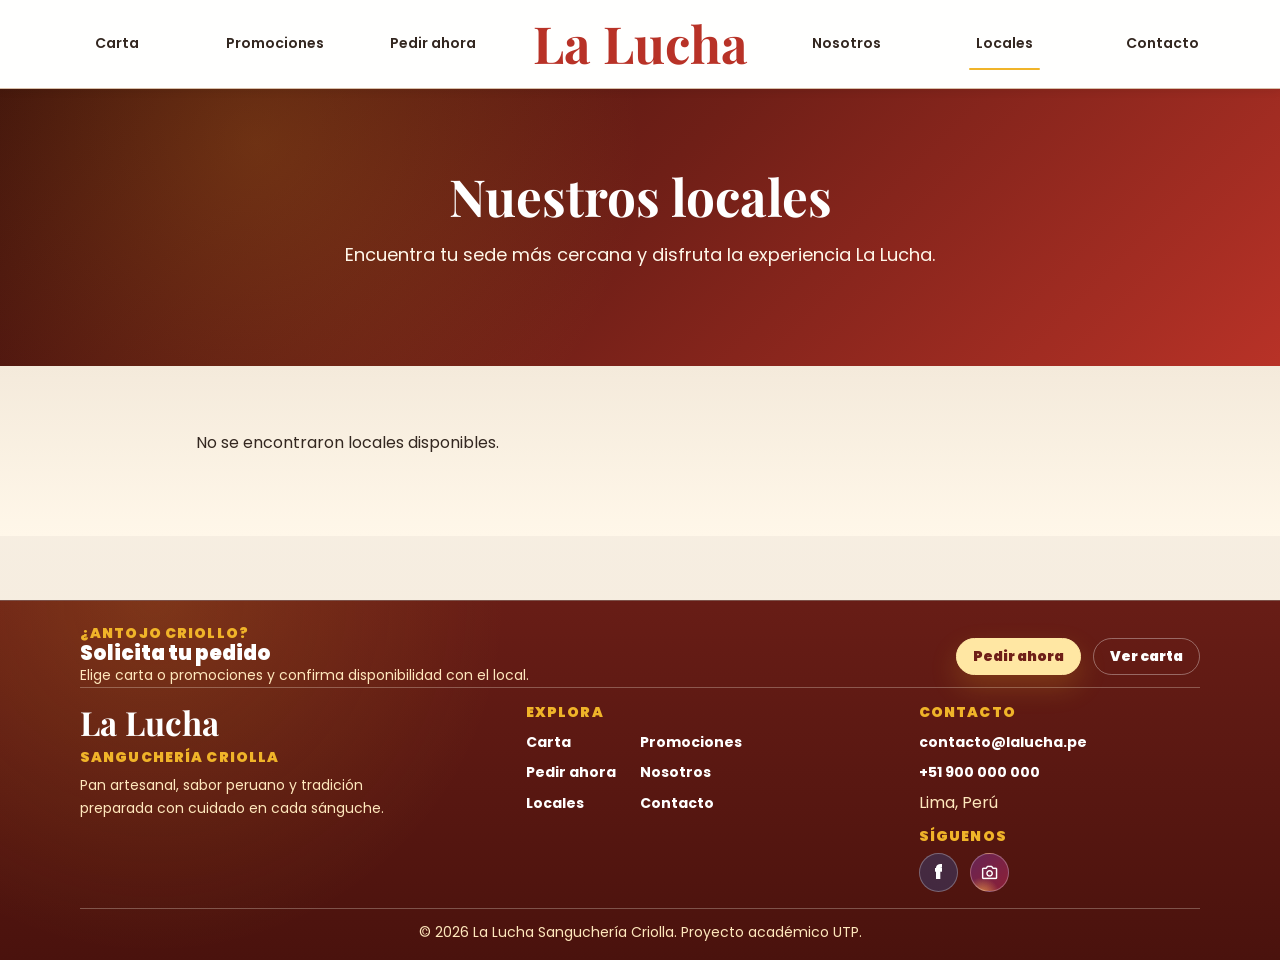
<file: locales.html>
﻿<!doctype html>
<html lang="es">
  <head>
    <meta charset="UTF-8" />

    <meta name="viewport" content="width=device-width, initial-scale=1.0" />

    <meta name="theme-color" content="#6f1f17" />

    <meta
      name="description"
      content="La Lucha Sanguchería Criolla: locales, horarios, atención en salón y delivery."
    />

    <link rel="manifest" href="site.webmanifest" />
    <link rel="apple-touch-icon" href="assets/icons/icon-192.png" />
    <link rel="icon" href="assets/icons/icon-192.png" />

    <title>Locales | La Lucha Sanguchería Criolla</title>

    <link rel="stylesheet" href="css/variables.css" />
    <link rel="stylesheet" href="css/layout.css" />
    <link rel="stylesheet" href="css/navbar.css" />
    <link rel="stylesheet" href="css/footer.css" />
    <link rel="stylesheet" href="css/cards.css" />
    <link rel="stylesheet" href="css/animations.css" />
    <link rel="stylesheet" href="css/locales.css" />

    <link rel="preconnect" href="https://fonts.googleapis.com" />
    <link rel="preconnect" href="https://fonts.gstatic.com" crossorigin />

    <link
      rel="stylesheet"
      href="https://fonts.googleapis.com/css2?family=Playfair+Display:wght@600;700&family=Poppins:wght@300;400;500;600;700&display=swap"
    />
  </head>

  <body>
    <div id="navbar-container"></div>

    <main>
      <section class="page-header">
        <div class="container">
          <h1>Nuestros locales</h1>

          <p>Encuentra tu sede más cercana y disfruta la experiencia La Lucha.</p>
        </div>
      </section>

      <section class="locales-section">
        <div class="container" id="locales-container"></div>
      </section>
    </main>

    <div id="footer-container"></div>

    <script src="js/menu.js"></script>
    <script src="js/main.js?v=20260612-cleanup"></script>
    <script src="js/api-config.js?v=20260612"></script>
    <script src="js/locales.js?v=20260612-visible2"></script>
    <script src="js/animaciones.js?v=20260612-visible"></script>
  </body>
</html>
</file>
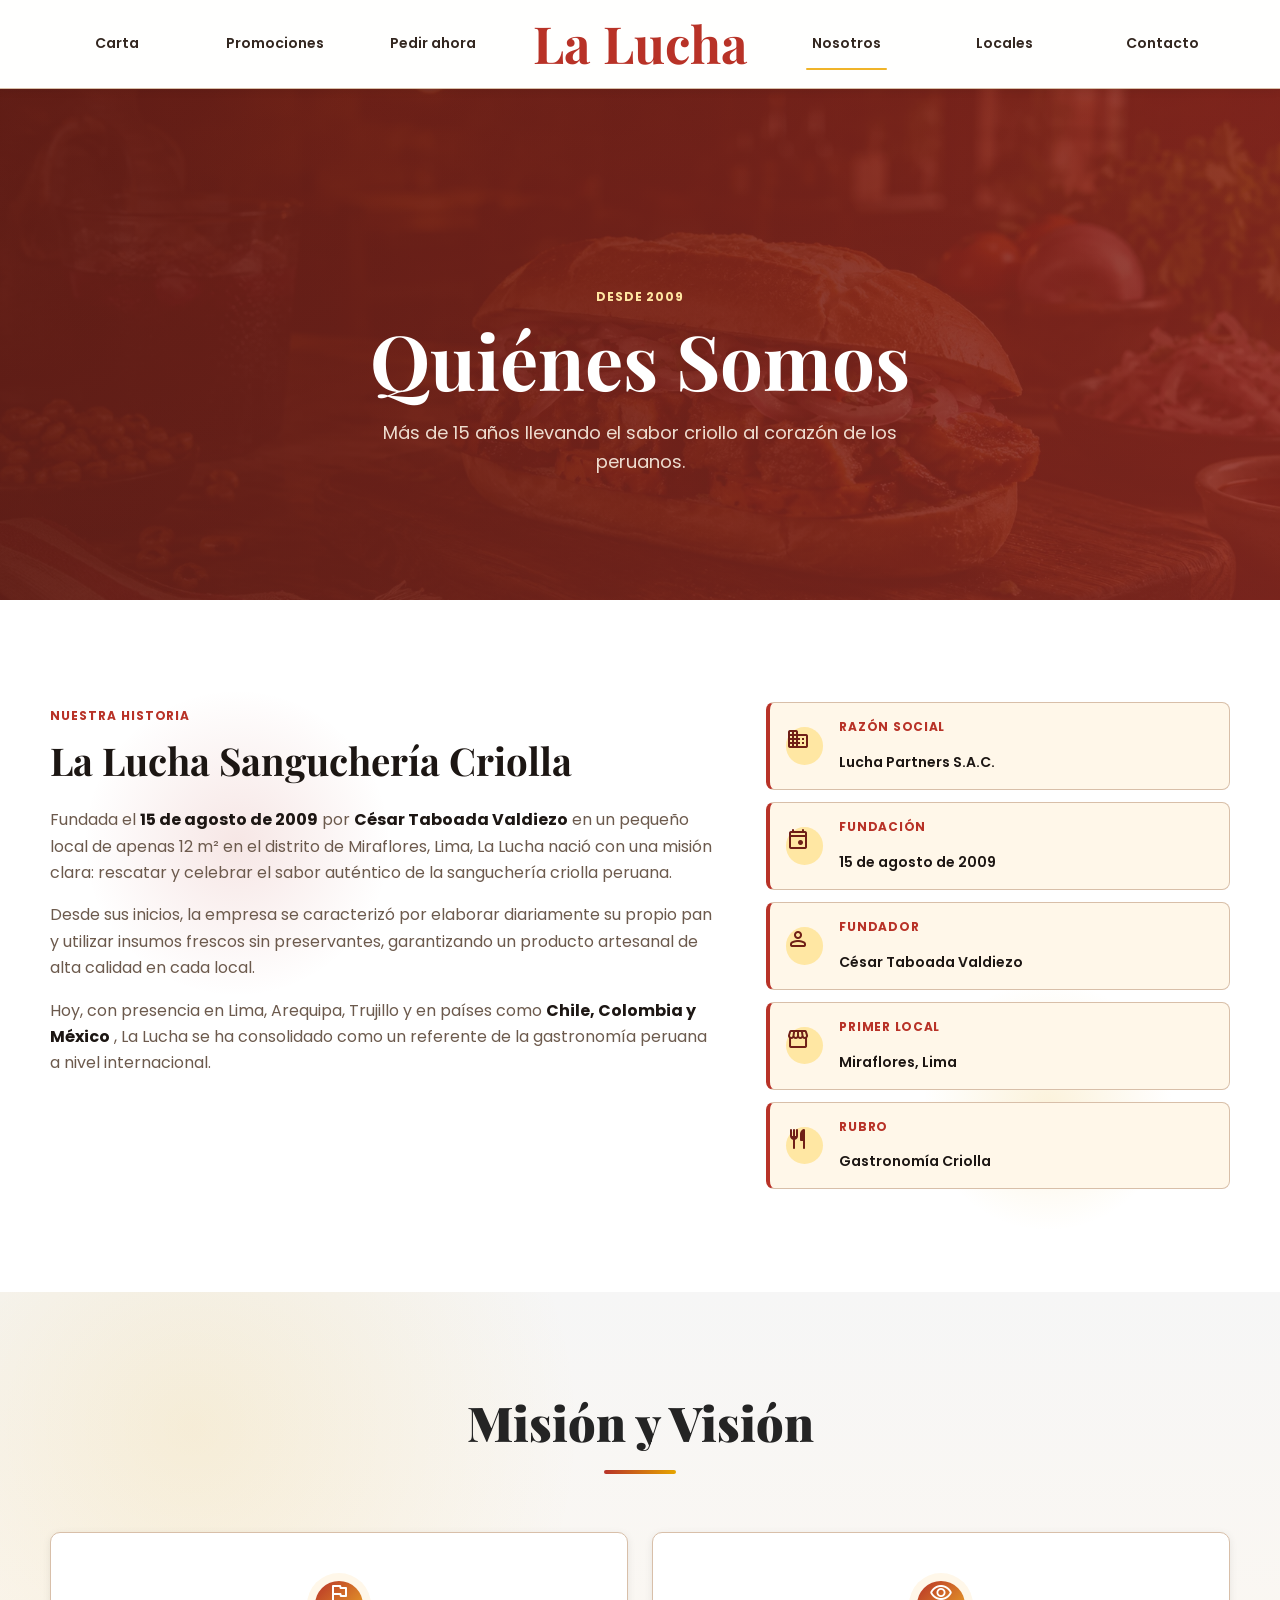
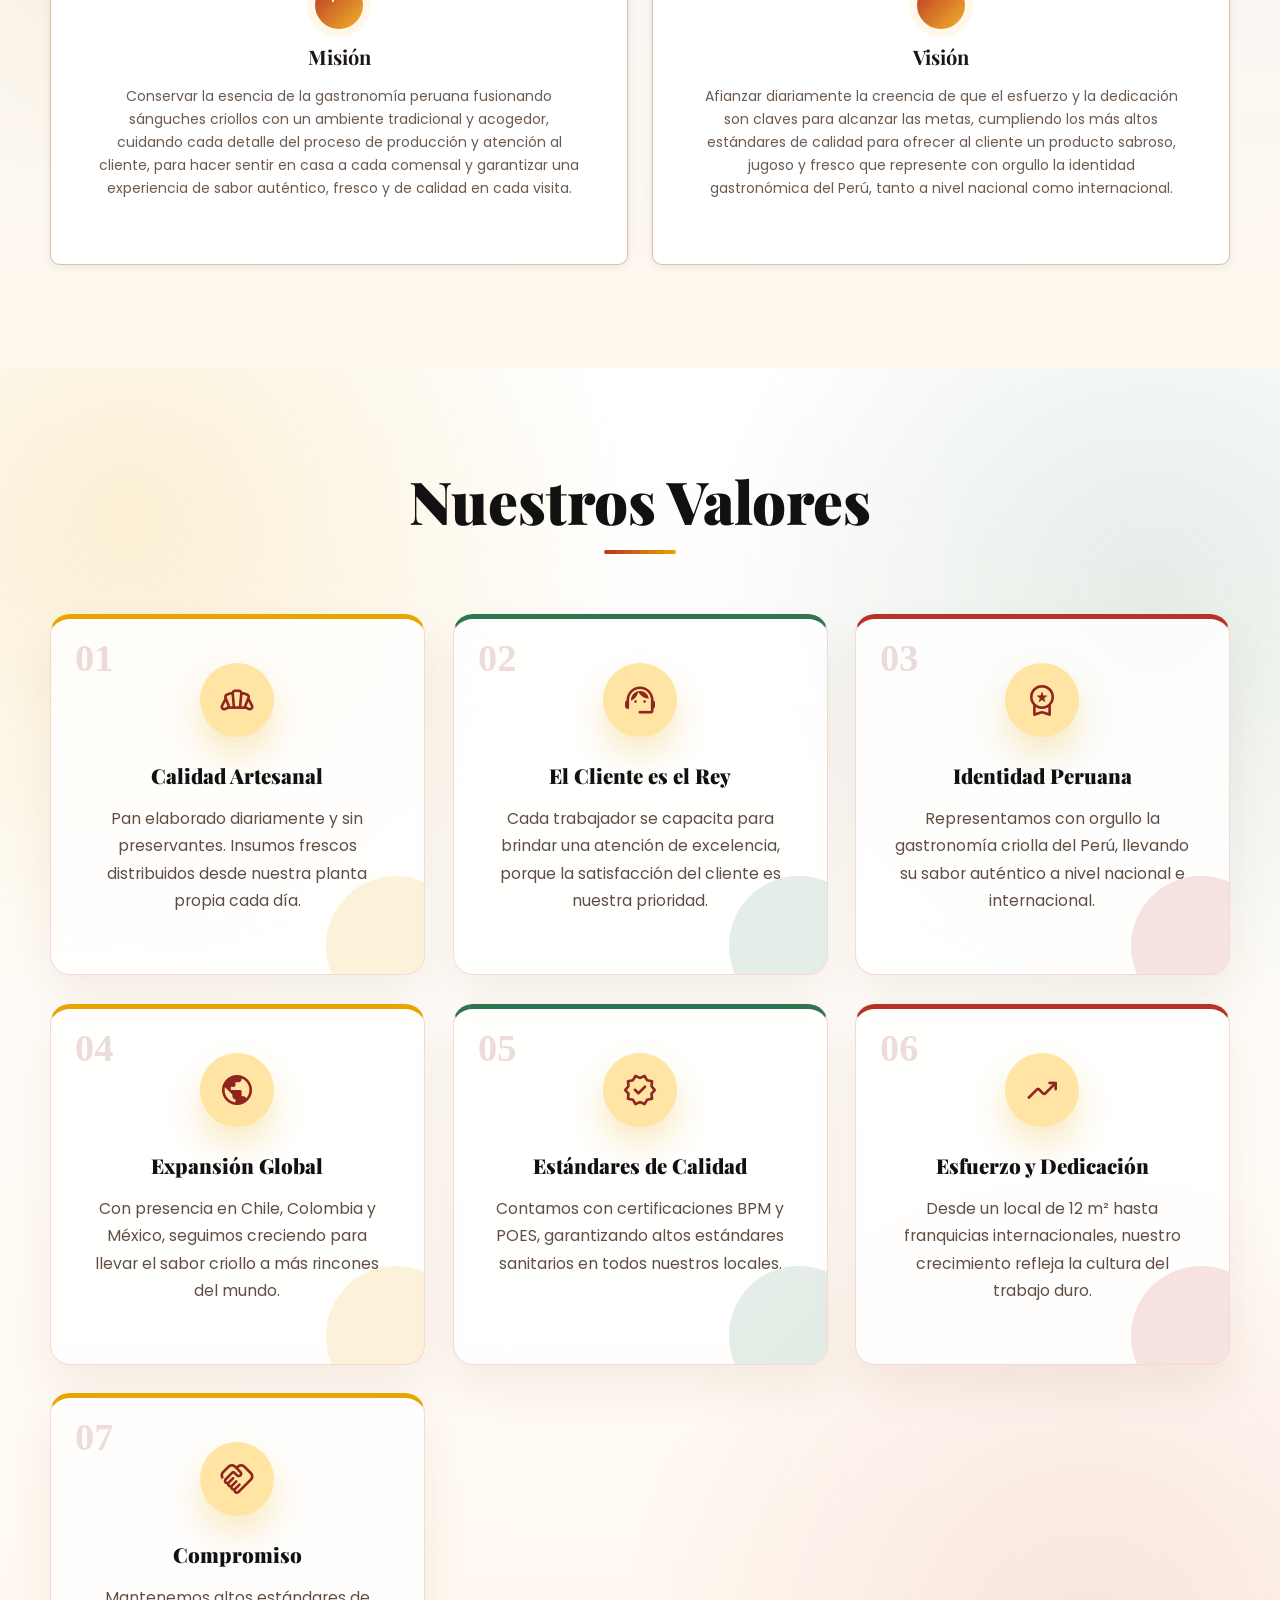
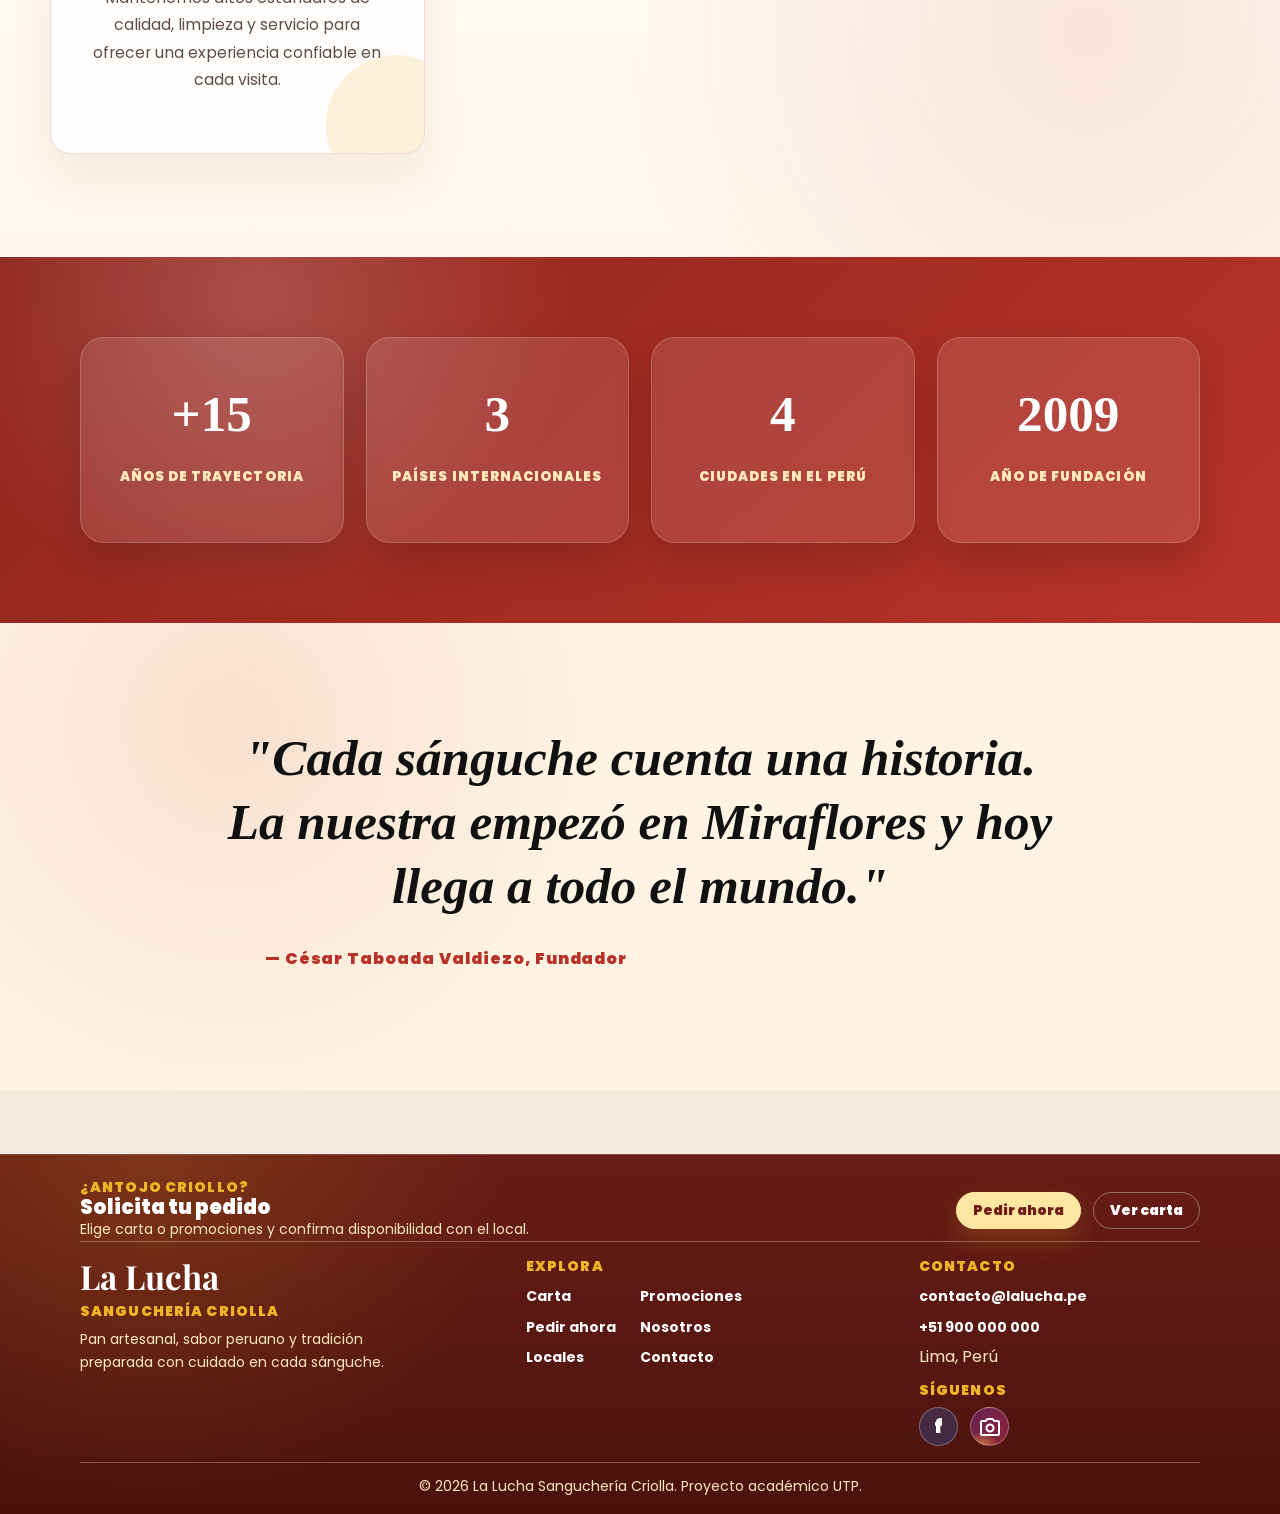
<file: nosotros.html>
﻿<!doctype html>
<html lang="es">
  <head>
    <meta charset="UTF-8" />

    <meta name="viewport" content="width=device-width, initial-scale=1.0" />

    <meta name="theme-color" content="#6f1f17" />

    <meta
      name="description"
      content="Conoce la historia, misión, visión y valores de La Lucha Sanguchería Criolla."
    />

    <link rel="manifest" href="site.webmanifest" />
    <link rel="apple-touch-icon" href="assets/icons/icon-192.png" />
    <link rel="icon" href="assets/icons/icon-192.png" />

    <title>Nosotros | La Lucha Sanguchería Criolla</title>

    <!-- CSS del proyecto -->
    <link rel="stylesheet" href="css/variables.css" />
    <link rel="stylesheet" href="css/layout.css" />
    <link rel="stylesheet" href="css/navbar.css" />
    <link rel="stylesheet" href="css/footer.css" />
    <link rel="stylesheet" href="css/animations.css" />

    <!-- CSS propio de esta página -->
    <link rel="stylesheet" href="css/nosotros.css" />

    <!-- Google Fonts -->
    <link rel="preconnect" href="https://fonts.googleapis.com" />
    <link rel="preconnect" href="https://fonts.gstatic.com" crossorigin />
    <link
      href="https://fonts.googleapis.com/css2?family=Playfair+Display:wght@600;700&family=Poppins:wght@300;400;500;600;700&display=swap"
      rel="stylesheet"
    />
    <link
      rel="stylesheet"
      href="https://fonts.googleapis.com/css2?family=Material+Symbols+Rounded"
    />
  </head>
  <body>
    <!-- NAVBAR -->
    <div id="navbar-container"></div>

    <!-- ================================
         SECCIÓN 1: HERO
    ================================= -->
    <main>
      <section class="nosotros-hero">
        <div class="nosotros-hero__overlay"></div>
        <div class="nosotros-hero__content">
          <p class="nosotros-hero__subtitulo">Desde 2009</p>
          <h1 class="nosotros-hero__titulo">Quiénes Somos</h1>
          <p class="nosotros-hero__descripcion">
            Más de 15 años llevando el sabor criollo al corazón de los peruanos.
          </p>
        </div>
      </section>

      <!-- ================================
         SECCIÓN 2: SOBRE LA EMPRESA
    ================================= -->
      <section class="nosotros-empresa reveal">
        <div class="container">
          <div class="nosotros-empresa__grid">
            <!-- Texto -->
            <div class="nosotros-empresa__texto">
              <span class="nosotros-label">Nuestra Historia</span>
              <h2 class="nosotros-empresa__titulo">La Lucha Sanguchería Criolla</h2>
              <p>
                Fundada el
                <strong>15 de agosto de 2009</strong>
                por
                <strong>César Taboada Valdiezo</strong>
                en un pequeño local de apenas 12 m² en el distrito de Miraflores, Lima, La Lucha
                nació con una misión clara: rescatar y celebrar el sabor auténtico de la sanguchería
                criolla peruana.
              </p>
              <p>
                Desde sus inicios, la empresa se caracterizó por elaborar diariamente su propio pan
                y utilizar insumos frescos sin preservantes, garantizando un producto artesanal de
                alta calidad en cada local.
              </p>
              <p>
                Hoy, con presencia en Lima, Arequipa, Trujillo y en países como
                <strong>Chile, Colombia y México</strong>
                , La Lucha se ha consolidado como un referente de la gastronomía peruana a nivel
                internacional.
              </p>
            </div>

            <!-- Datos rápidos -->
            <div class="nosotros-empresa__datos">
              <div class="dato-card">
                <span class="material-symbols-rounded dato-card__icono" aria-hidden="true">
                  business
                </span>
                <span class="dato-card__label">Razón Social</span>
                <span class="dato-card__valor">Lucha Partners S.A.C.</span>
              </div>
              <div class="dato-card">
                <span class="material-symbols-rounded dato-card__icono" aria-hidden="true">
                  event
                </span>
                <span class="dato-card__label">Fundación</span>
                <span class="dato-card__valor">15 de agosto de 2009</span>
              </div>
              <div class="dato-card">
                <span class="material-symbols-rounded dato-card__icono" aria-hidden="true">
                  person
                </span>
                <span class="dato-card__label">Fundador</span>
                <span class="dato-card__valor">César Taboada Valdiezo</span>
              </div>
              <div class="dato-card">
                <span class="material-symbols-rounded dato-card__icono" aria-hidden="true">
                  storefront
                </span>
                <span class="dato-card__label">Primer Local</span>
                <span class="dato-card__valor">Miraflores, Lima</span>
              </div>
              <div class="dato-card">
                <span class="material-symbols-rounded dato-card__icono" aria-hidden="true">
                  restaurant
                </span>
                <span class="dato-card__label">Rubro</span>
                <span class="dato-card__valor">Gastronomía Criolla</span>
              </div>
            </div>
          </div>
        </div>
      </section>

      <!-- ================================
         SECCIÓN 3: MISIÓN Y VISIÓN
    ================================= -->
      <section class="nosotros-mv reveal">
        <div class="container">
          <h2 class="nosotros-seccion-titulo">Misión y Visión</h2>
          <div class="nosotros-mv__grid">
            <div class="mv-card mv-card--mision">
              <span class="material-symbols-rounded mv-card__icono" aria-hidden="true">flag</span>
              <h3 class="mv-card__titulo">Misión</h3>
              <p class="mv-card__texto">
                Conservar la esencia de la gastronomía peruana fusionando sánguches criollos con un
                ambiente tradicional y acogedor, cuidando cada detalle del proceso de producción y
                atención al cliente, para hacer sentir en casa a cada comensal y garantizar una
                experiencia de sabor auténtico, fresco y de calidad en cada visita.
              </p>
            </div>

            <div class="mv-card mv-card--vision">
              <span class="material-symbols-rounded mv-card__icono" aria-hidden="true">
                visibility
              </span>
              <h3 class="mv-card__titulo">Visión</h3>
              <p class="mv-card__texto">
                Afianzar diariamente la creencia de que el esfuerzo y la dedicación son claves para
                alcanzar las metas, cumpliendo los más altos estándares de calidad para ofrecer al
                cliente un producto sabroso, jugoso y fresco que represente con orgullo la identidad
                gastronómica del Perú, tanto a nivel nacional como internacional.
              </p>
            </div>
          </div>
        </div>
      </section>

      <!-- ================================
           SECCIÓN 4: VALORES
      ================================= -->
      <section class="nosotros-valores reveal">
        <div class="container">
          <h2 class="nosotros-seccion-titulo">Nuestros Valores</h2>

          <div class="nosotros-valores__grid">
            <div class="valor-card">
              <span class="material-symbols-rounded valor-card__icono" aria-hidden="true">
                bakery_dining
              </span>
              <h3 class="valor-card__titulo">Calidad Artesanal</h3>
              <p class="valor-card__texto">
                Pan elaborado diariamente y sin preservantes. Insumos frescos distribuidos desde
                nuestra planta propia cada día.
              </p>
            </div>

            <div class="valor-card">
              <span class="material-symbols-rounded valor-card__icono" aria-hidden="true">
                support_agent
              </span>
              <h3 class="valor-card__titulo">El Cliente es el Rey</h3>
              <p class="valor-card__texto">
                Cada trabajador se capacita para brindar una atención de excelencia, porque la
                satisfacción del cliente es nuestra prioridad.
              </p>
            </div>

            <div class="valor-card">
              <span class="material-symbols-rounded valor-card__icono" aria-hidden="true">
                workspace_premium
              </span>
              <h3 class="valor-card__titulo">Identidad Peruana</h3>
              <p class="valor-card__texto">
                Representamos con orgullo la gastronomía criolla del Perú, llevando su sabor
                auténtico a nivel nacional e internacional.
              </p>
            </div>

            <div class="valor-card">
              <span class="material-symbols-rounded valor-card__icono" aria-hidden="true">
                public
              </span>
              <h3 class="valor-card__titulo">Expansión Global</h3>
              <p class="valor-card__texto">
                Con presencia en Chile, Colombia y México, seguimos creciendo para llevar el sabor
                criollo a más rincones del mundo.
              </p>
            </div>

            <div class="valor-card">
              <span class="material-symbols-rounded valor-card__icono" aria-hidden="true">
                verified
              </span>
              <h3 class="valor-card__titulo">Estándares de Calidad</h3>
              <p class="valor-card__texto">
                Contamos con certificaciones BPM y POES, garantizando altos estándares sanitarios en
                todos nuestros locales.
              </p>
            </div>

            <div class="valor-card">
              <span class="material-symbols-rounded valor-card__icono" aria-hidden="true">
                trending_up
              </span>
              <h3 class="valor-card__titulo">Esfuerzo y Dedicación</h3>
              <p class="valor-card__texto">
                Desde un local de 12 m² hasta franquicias internacionales, nuestro crecimiento
                refleja la cultura del trabajo duro.
              </p>
            </div>

            <div class="valor-card">
              <span class="material-symbols-rounded valor-card__icono" aria-hidden="true">
                handshake
              </span>
              <h3 class="valor-card__titulo">Compromiso</h3>
              <p class="valor-card__texto">
                Mantenemos altos estándares de calidad, limpieza y servicio para ofrecer una
                experiencia confiable en cada visita.
              </p>
            </div>
          </div>
        </div>
      </section>

      <!-- ================================
           SECCIÓN 5: CIFRAS
      ================================= -->
      <section class="nosotros-cifras reveal">
        <div class="container">
          <div class="nosotros-cifras__grid">
            <div class="cifra-card">
              <span class="cifra-card__numero">+15</span>
              <span class="cifra-card__label">Años de trayectoria</span>
            </div>
            <div class="cifra-card">
              <span class="cifra-card__numero">3</span>
              <span class="cifra-card__label">Países internacionales</span>
            </div>
            <div class="cifra-card">
              <span class="cifra-card__numero">4</span>
              <span class="cifra-card__label">Ciudades en el Perú</span>
            </div>
            <div class="cifra-card">
              <span class="cifra-card__numero">2009</span>
              <span class="cifra-card__label">Año de fundación</span>
            </div>
          </div>
        </div>
      </section>

      <!-- ================================
         SECCIÓN 6: FRASE DE CIERRE
    ================================= -->
      <section class="nosotros-frase reveal">
        <div class="container">
          <blockquote class="nosotros-frase__texto">
            "Cada sánguche cuenta una historia. La nuestra empezó en Miraflores y hoy llega a todo
            el mundo."
          </blockquote>
          <p class="nosotros-frase__autor">&mdash; César Taboada Valdiezo, Fundador</p>
        </div>
      </section>
    </main>

    <!-- FOOTER -->
    <div id="footer-container"></div>

    <script src="js/menu.js"></script>
    <script src="js/main.js?v=20260612-cleanup"></script>
    <script src="js/animaciones.js?v=20260612-visible"></script>
  </body>
</html>
</file>
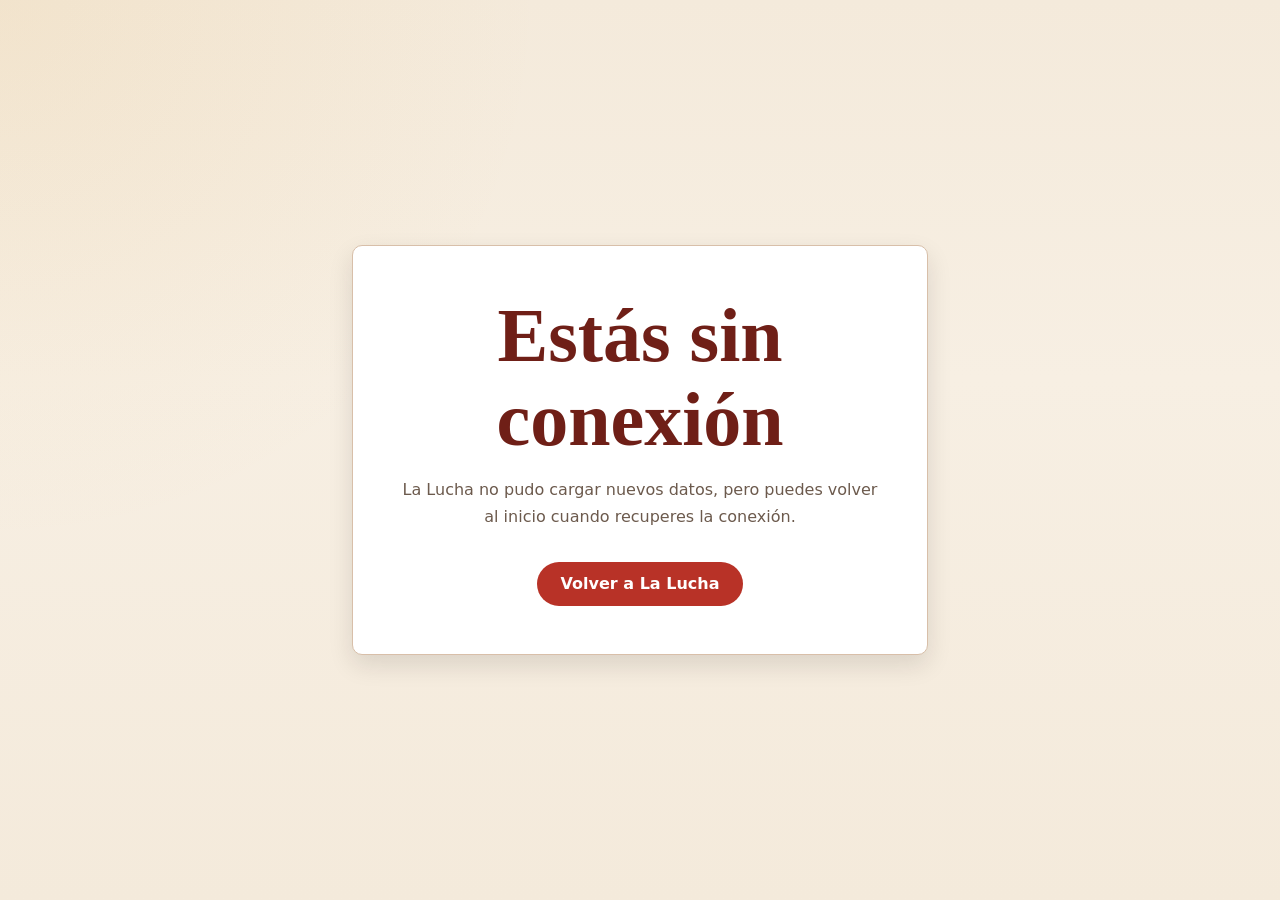
<file: offline.html>
﻿<!doctype html>
<html lang="es">
  <head>
    <meta charset="UTF-8" />

    <meta name="viewport" content="width=device-width, initial-scale=1.0" />

    <meta name="theme-color" content="#6f1f17" />

    <meta name="description" content="Página sin conexión de La Lucha Sanguchería Criolla." />

    <link rel="manifest" href="site.webmanifest" />
    <link rel="apple-touch-icon" href="assets/icons/icon-192.png" />
    <link rel="icon" href="assets/icons/icon-192.png" />

    <title>Sin conexión | La Lucha Sanguchería Criolla</title>

    <link rel="stylesheet" href="css/variables.css" />
    <link rel="stylesheet" href="css/layout.css" />

    <style>
      body {
        display: grid;
        min-height: 100vh;
        place-items: center;
        padding: var(--space-5);
      }

      .offline {
        max-width: 36rem;
        padding: var(--space-7);
        text-align: center;
        background: var(--color-surface);
        border: 1px solid var(--color-border);
        border-radius: var(--radius-lg);
        box-shadow: var(--shadow-md);
      }

      .offline h1 {
        margin-bottom: var(--space-4);
        color: var(--color-brand-dark);
      }

      .offline p {
        margin-inline: auto;
        color: var(--color-muted);
      }

      .offline a {
        display: inline-flex;
        align-items: center;
        justify-content: center;
        min-height: 2.75rem;
        margin-top: var(--space-4);
        padding-inline: var(--space-5);
        color: var(--color-surface);
        font-weight: 700;
        background: var(--color-brand);
        border-radius: var(--radius-pill);
      }
    </style>
  </head>

  <body>
    <main class="offline">
      <h1>Estás sin conexión</h1>

      <p>
        La Lucha no pudo cargar nuevos datos, pero puedes volver al inicio cuando recuperes la
        conexión.
      </p>

      <a href="index.html">Volver a La Lucha</a>
    </main>
  </body>
</html>
</file>
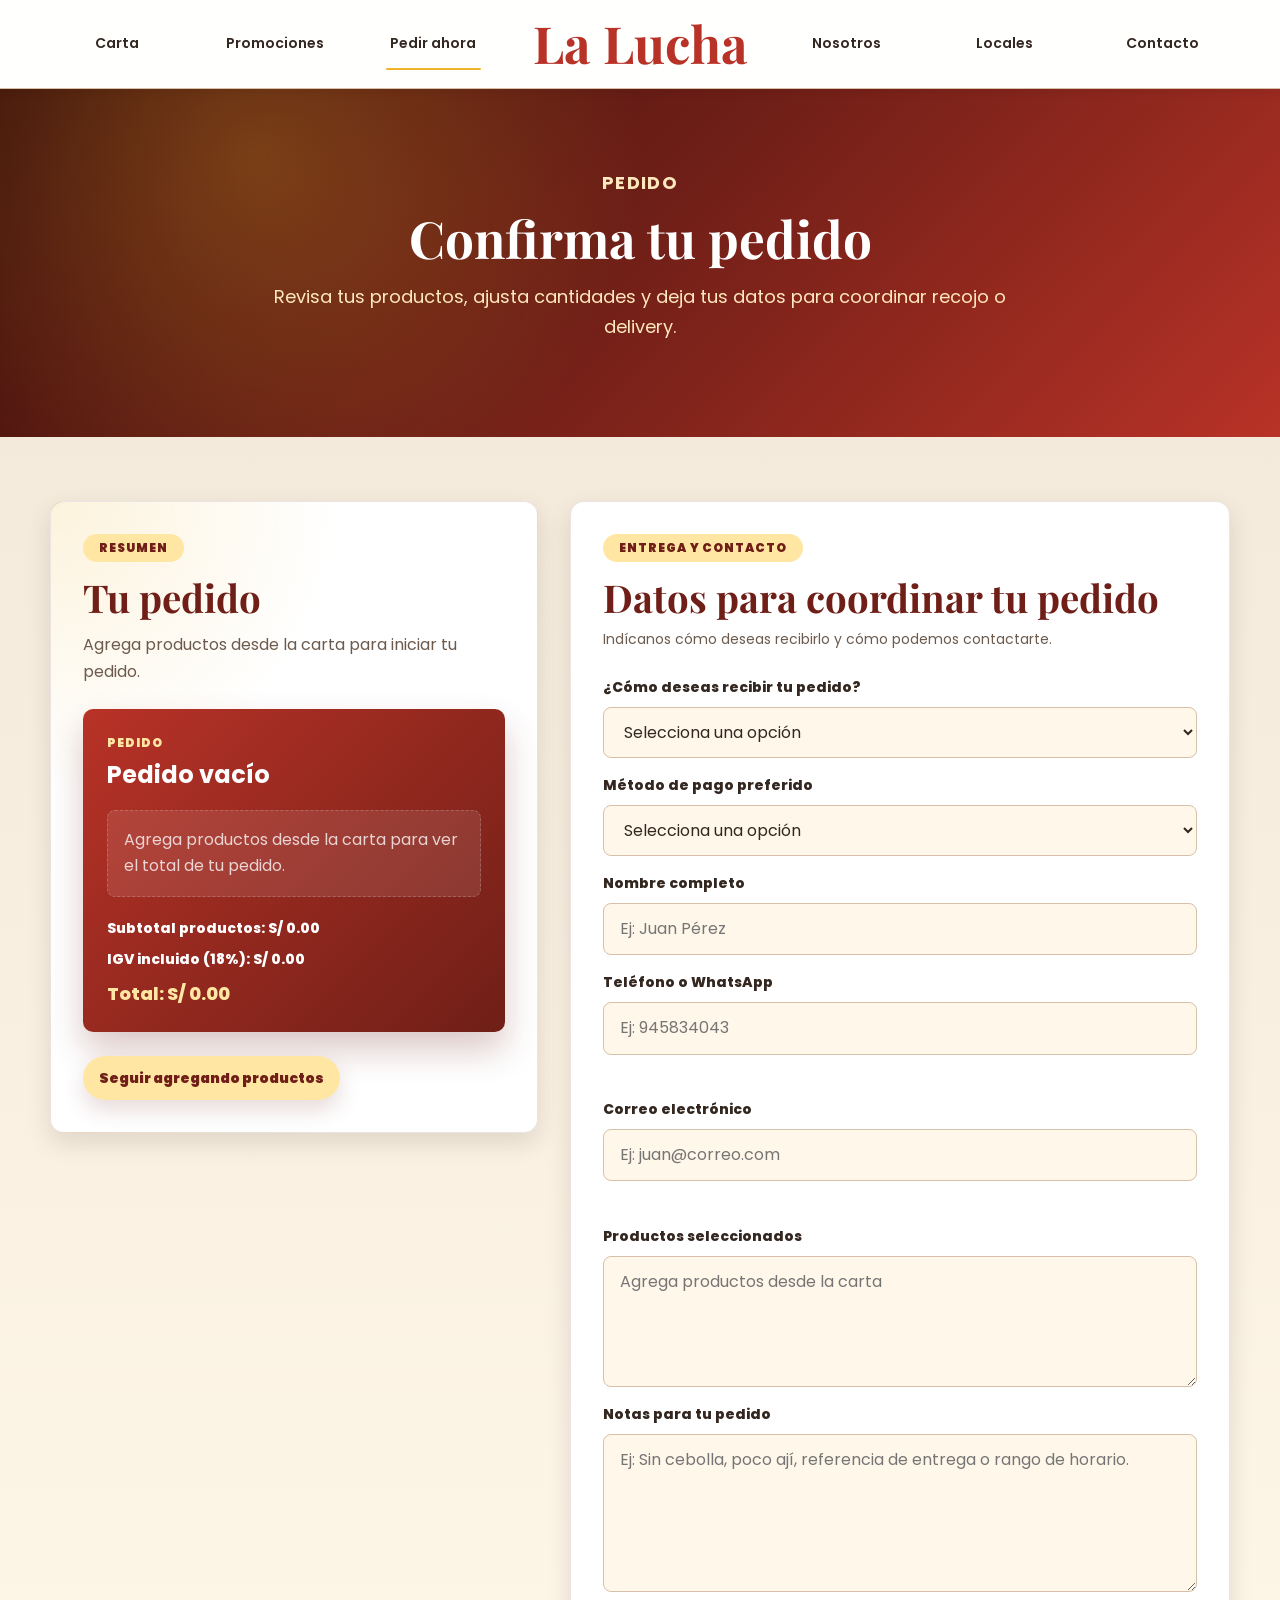
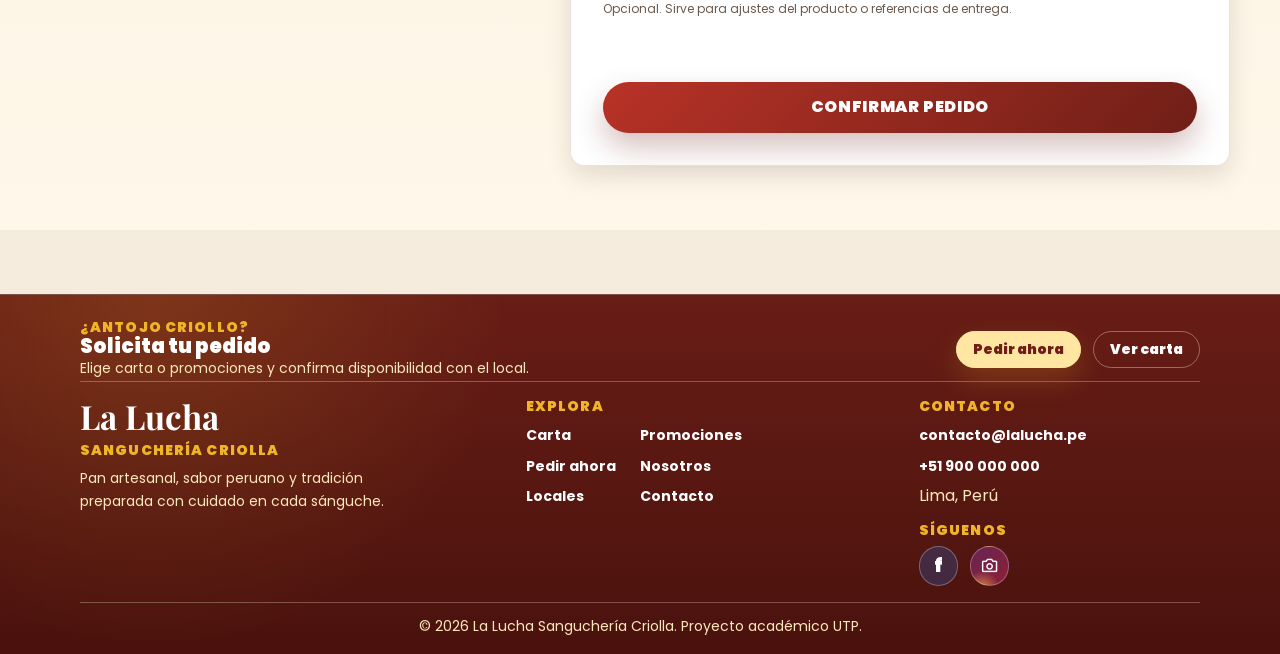
<file: pedido.html>
<!doctype html>
<html lang="es">
  <head>
    <meta charset="UTF-8" />

    <meta name="viewport" content="width=device-width, initial-scale=1.0" />

    <meta name="theme-color" content="#6f1f17" />

    <meta
      name="description"
      content="Pedido de productos y promociones de La Lucha Sanguchería Criolla."
    />

    <link rel="manifest" href="site.webmanifest" />
    <link rel="apple-touch-icon" href="assets/icons/icon-192.png" />
    <link rel="icon" href="assets/icons/icon-192.png" />

    <title>Pedido | La Lucha Sanguchería Criolla</title>

    <link rel="stylesheet" href="css/variables.css" />
    <link rel="stylesheet" href="css/layout.css" />
    <link rel="stylesheet" href="css/navbar.css" />
    <link rel="stylesheet" href="css/footer.css" />
    <link rel="stylesheet" href="css/animations.css" />
    <link rel="stylesheet" href="css/pedido.css" />

    <link rel="preconnect" href="https://fonts.googleapis.com" />
    <link rel="preconnect" href="https://fonts.gstatic.com" crossorigin />

    <link
      rel="stylesheet"
      href="https://fonts.googleapis.com/css2?family=Playfair+Display:wght@600;700&family=Poppins:wght@300;400;500;600;700&display=swap"
    />
  </head>

  <body>
    <div id="navbar-container"></div>

    <main>
      <section class="pedido-hero reveal">
        <div class="container pedido-hero__content">
          <p class="section-eyebrow">Pedido</p>

          <h1>Confirma tu pedido</h1>

          <p>
            Revisa tus productos, ajusta cantidades y deja tus datos para coordinar recojo o
            delivery.
          </p>
        </div>
      </section>

      <section class="pedido-section reveal" aria-labelledby="pedido-title">
        <div class="container pedido-layout">
          <article class="pedido-resumen" aria-labelledby="pedido-resumen-title">
            <span class="pedido-resumen__label">Resumen</span>

            <h2 id="pedido-resumen-title">Tu pedido</h2>

            <p class="pedido-resumen__texto" id="pedido-resumen-texto">
              Agrega productos desde la carta para iniciar tu pedido.
            </p>

            <div class="pedido-resumen__box">
              <span class="pedido-resumen__tipo" id="pedido-tipo-preview">Pedido</span>

              <strong class="pedido-resumen__nombre" id="pedido-nombre-preview">Pedido vacío</strong>

              <div class="pedido-lista" id="pedido-lista"></div>

              <div class="pedido-resumen__meta">
                <span class="pedido-resumen__precio" id="pedido-precio-preview"></span>
                <span class="pedido-resumen__igv" id="pedido-igv-preview"></span>
                <span class="pedido-resumen__total" id="pedido-total-preview"></span>
              </div>
            </div>

            <div class="pedido-resumen__acciones">
              <a class="pedido-resumen__link" href="carta.html">Seguir agregando productos</a>
            </div>
          </article>

          <form class="pedido-form" id="pedido-form" aria-labelledby="pedido-title" novalidate>
            <div class="pedido-form__header">
              <span class="contacto-label">Entrega y contacto</span>

              <h2 id="pedido-title" class="pedido-form__title">Datos para coordinar tu pedido</h2>

              <p class="pedido-form__descripcion">
                Indícanos cómo deseas recibirlo y cómo podemos contactarte.
              </p>
            </div>

            <input type="hidden" id="origen-pedido" name="origenPedido" />
            <input type="hidden" id="tipo-pedido" name="tipoPedido" value="producto" />
            <input type="hidden" id="cantidad" name="cantidad" value="1" />
            <input type="hidden" id="item-pedido" name="itemPedido" />

            <div class="form-grupo">
              <label for="modalidad-pedido">¿Cómo deseas recibir tu pedido?</label>
              <select id="modalidad-pedido" name="modalidadPedido" required>
                <option value="">Selecciona una opción</option>
                <option value="recojo">Recojo en tienda</option>
                <option value="delivery">Delivery</option>
              </select>
            </div>

            <div class="form-grupo" id="grupo-local-recojo" hidden>
              <label for="local-recojo">Tienda para recojo</label>
              <select id="local-recojo" name="localRecojo">
                <option value="">Selecciona una tienda</option>
                <option value="Miraflores">Miraflores</option>
                <option value="Barranco">Barranco</option>
                <option value="San Miguel">San Miguel</option>
                <option value="Chorrillos">Chorrillos</option>
              </select>
            </div>

            <div class="form-grupo" id="grupo-hora-recojo" hidden>
              <label for="hora-recojo">Hora referencial de recojo</label>
              <small class="form-error" id="hora-recojo-error" aria-live="polite"></small>
              <input
                type="time"
                id="hora-recojo"
                name="horaRecojo"
                min="08:00"
                max="22:00"
                aria-describedby="hora-recojo-error"
              />
              <small class="form-aviso">
                Atención de 8:00 a 22:00. En tienda se atiende por orden de llegada.
              </small>
            </div>

            <div class="form-grupo" id="grupo-direccion-delivery" hidden>
              <label for="direccion-delivery">Dirección de entrega</label>
              <input
                type="text"
                id="direccion-delivery"
                name="direccionDelivery"
                placeholder="Ej: Av. La Marina 123, San Miguel"
              />
            </div>

            <div class="form-grupo">
              <label for="metodo-pago">Método de pago preferido</label>
              <select id="metodo-pago" name="metodoPago" required>
                <option value="">Selecciona una opción</option>
                <option value="yape">Yape</option>
                <option value="plin">Plin</option>
                <option value="tarjeta">Tarjeta al recibir</option>
                <option value="efectivo">Efectivo</option>
              </select>
            </div>

            <div class="form-grupo">
              <label for="nombre">Nombre completo</label>
              <input
                type="text"
                id="nombre"
                name="nombre"
                autocomplete="name"
                minlength="3"
                placeholder="Ej: Juan Pérez"
                required
              />
            </div>

            <div class="form-grupo">
              <label for="telefono">Teléfono o WhatsApp</label>
              <input
                type="tel"
                id="telefono"
                name="telefono"
                autocomplete="tel"
                inputmode="numeric"
                maxlength="9"
                pattern="9[0-9]{8}"
                placeholder="Ej: 945834043"
                aria-describedby="telefono-error"
                required
              />
              <small class="form-error" id="telefono-error" aria-live="polite"></small>
            </div>

            <div class="form-grupo">
              <label for="correo">Correo electrónico</label>
              <input
                type="email"
                id="correo"
                name="correo"
                autocomplete="email"
                placeholder="Ej: juan@correo.com"
                aria-describedby="correo-error"
                required
              />
              <small class="form-error" id="correo-error" aria-live="polite"></small>
            </div>

            <div class="form-grupo">
              <label for="producto-pedido">Productos seleccionados</label>
              <textarea
                id="producto-pedido"
                name="productoPedido"
                rows="4"
                placeholder="Agrega productos desde la carta"
                readonly
                required
              ></textarea>
            </div>

            <div class="form-grupo">
              <label for="mensaje">Notas para tu pedido</label>
              <textarea
                id="mensaje"
                name="mensaje"
                rows="5"
                placeholder="Ej: Sin cebolla, poco ají, referencia de entrega o rango de horario."
              ></textarea>
              <small class="form-ayuda">Opcional. Sirve para ajustes del producto o referencias de entrega.</small>
            </div>

            <p
              class="pedido-form__feedback"
              id="pedido-feedback"
              role="status"
              aria-live="polite"
            ></p>

            <button type="submit" class="pedido-btn">Confirmar pedido</button>
          </form>
        </div>
      </section>
    </main>

    <div id="footer-container"></div>

    <script src="js/menu.js"></script>
    <script src="js/main.js?v=20260612-cleanup"></script>
    <script src="js/api-config.js?v=20260612"></script>
    <script src="js/solicitud-store.js?v=20260613-solicitud"></script>
    <script src="js/pedido.js?v=20260613-formulario"></script>
    <script src="js/animaciones.js?v=20260612-visible"></script>
  </body>
</html>
</file>
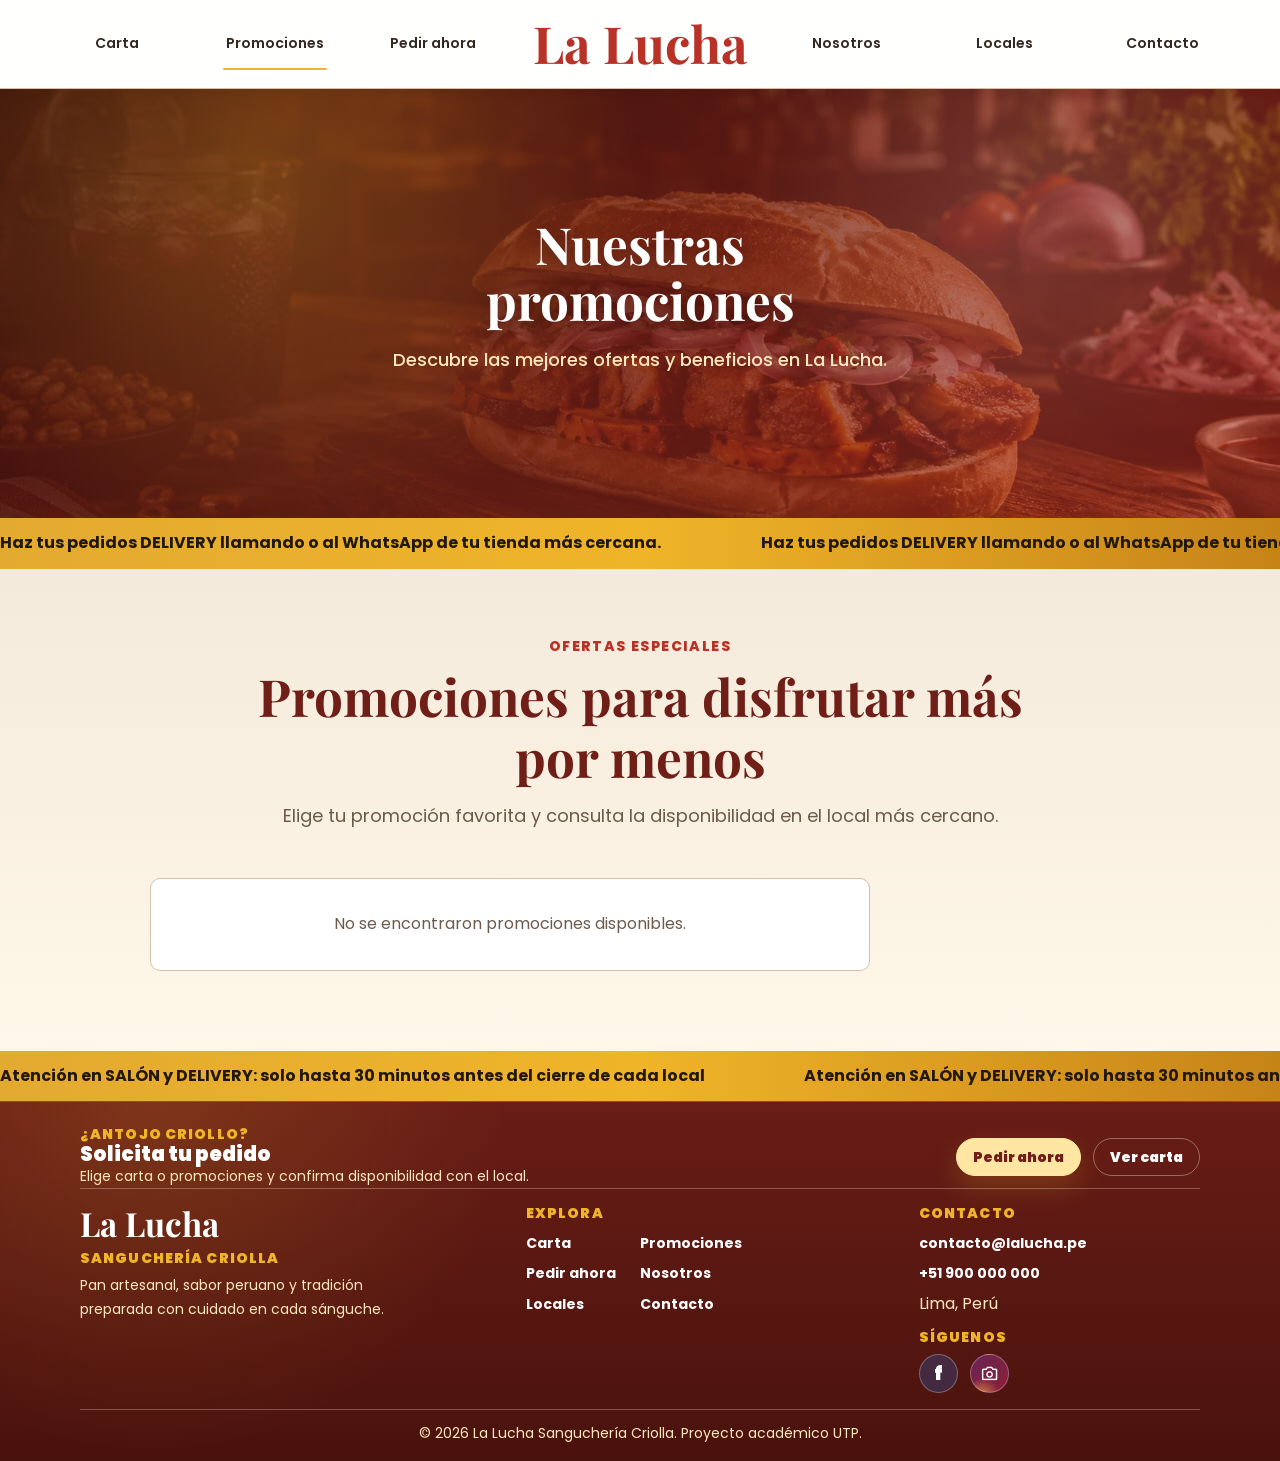
<file: promociones.html>
﻿<!doctype html>
<html lang="es">
  <head>
    <meta charset="UTF-8" />

    <meta name="viewport" content="width=device-width, initial-scale=1.0" />

    <meta name="theme-color" content="#6f1f17" />

    <meta
      name="description"
      content="Promociones, ofertas y beneficios de La Lucha Sanguchería Criolla."
    />

    <link rel="manifest" href="site.webmanifest" />
    <link rel="apple-touch-icon" href="assets/icons/icon-192.png" />
    <link rel="icon" href="assets/icons/icon-192.png" />

    <title>Promociones | La Lucha Sanguchería Criolla</title>

    <link rel="stylesheet" href="css/variables.css" />
    <link rel="stylesheet" href="css/layout.css" />
    <link rel="stylesheet" href="css/navbar.css" />
    <link rel="stylesheet" href="css/footer.css" />
    <link rel="stylesheet" href="css/animations.css" />
    <link rel="stylesheet" href="css/promociones.css" />

    <link rel="preconnect" href="https://fonts.googleapis.com" />
    <link rel="preconnect" href="https://fonts.gstatic.com" crossorigin />

    <link
      rel="stylesheet"
      href="https://fonts.googleapis.com/css2?family=Playfair+Display:wght@600;700&family=Poppins:wght@300;400;500;600;700&display=swap"
    />
  </head>
  <body>
    <div id="navbar-container"></div>

    <!-- ================================
       CONTENIDO PRINCIPAL
  ================================= -->
    <main>
      <section class="page-header reveal">
        <div class="container">
          <h1>Nuestras promociones</h1>
          <p>Descubre las mejores ofertas y beneficios en La Lucha.</p>
        </div>
      </section>

      <!-- ================================
         BARRA INFORMATIVA SUPERIOR
    ================================= -->
      <div class="top-bar">
        <div class="top-bar-track">
          <span>Haz tus pedidos DELIVERY llamando o al WhatsApp de tu tienda más cercana.</span>

          <span>Haz tus pedidos DELIVERY llamando o al WhatsApp de tu tienda más cercana.</span>

          <span>Haz tus pedidos DELIVERY llamando o al WhatsApp de tu tienda más cercana.</span>

          <span>Haz tus pedidos DELIVERY llamando o al WhatsApp de tu tienda más cercana.</span>
        </div>
      </div>

      <section class="promociones-section reveal" aria-labelledby="promociones-title">
        <div class="container">
          <div class="promociones-section__header">
            <p class="section-eyebrow">Ofertas especiales</p>

            <h2 id="promociones-title">Promociones para disfrutar más por menos</h2>

            <p class="section-description">
              Elige tu promoción favorita y consulta la disponibilidad en el local más cercano.
            </p>
          </div>

          <div class="promociones-grid" id="promociones-container" aria-live="polite"></div>
        </div>
      </section>
    </main>

    <!-- ================================
       BARRA INFORMATIVA INFERIOR
  ================================= -->
    <div class="bottom-bar">
      <div class="bottom-bar-track">
        <span>
          Atención en SALÓN y DELIVERY: solo hasta 30 minutos antes del cierre de cada local
        </span>

        <span>
          Atención en SALÓN y DELIVERY: solo hasta 30 minutos antes del cierre de cada local
        </span>

        <span>
          Atención en SALÓN y DELIVERY: solo hasta 30 minutos antes del cierre de cada local
        </span>

        <span>
          Atención en SALÓN y DELIVERY: solo hasta 30 minutos antes del cierre de cada local
        </span>
      </div>
    </div>

    <!-- ================================
       FOOTER
  ================================= -->
    <div id="footer-container"></div>

    <!-- ================================
       SCRIPTS
  ================================= -->
    <script src="js/menu.js"></script>
    <script src="js/main.js?v=20260612-cleanup"></script>
    <script src="js/api-config.js?v=20260612"></script>
    <script src="js/promociones.js?v=20260612-visible2"></script>
    <script src="js/animaciones.js?v=20260612-visible"></script>
  </body>
</html>
</file>
<file: css/variables.css>
@import url("https://fonts.googleapis.com/css2?family=Material+Symbols+Rounded:opsz,wght,FILL,GRAD@24,500,0,0");

/* =========================
   DESIGN SYSTEM TOKENS
========================= */

:root {
  /* Brand */
  --color-brand: #b83227;
  --color-brand-dark: #6f1f17;
  --color-brand-deep: #3b0f0b;
  --color-brand-soft: #f8d8d1;

  /* Accent */
  --color-accent: #f0b429;
  --color-accent-dark: #8a5208;
  --color-accent-soft: #ffe7a3;
  --color-fresh: #3f7d52;
  --color-fresh-soft: #e7f1e8;

  /* Neutral */
  --color-ink: #1c1613;
  --color-text: #332720;
  --color-muted: #6c5a4d;
  --color-border: #d8bfa9;
  --color-border-inverse: rgba(255, 247, 233, 0.28);
  --color-surface: #ffffff;
  --color-surface-warm: #fff7e9;
  --color-background: #f4eadb;

  /* Surfaces on dark backgrounds */
  --color-on-dark: #ffffff;
  --color-on-dark-muted: #ffe8bd;
  --color-footer-bg: #681d16;
  --color-footer-bg-deep: #4a120d;
  --color-footer-button: rgba(255, 255, 255, 0.16);
  --color-footer-button-hover: var(--color-accent);

  /* Semantic */
  --color-success: #2f7d4f;
  --color-warning: #b7791f;
  --color-error: #b42318;

  /* Typography */
  --font-heading: "Playfair Display", Georgia, "Times New Roman", serif;
  --font-primary: "Poppins", system-ui, -apple-system, BlinkMacSystemFont, "Segoe UI", sans-serif;

  --text-xs: 0.75rem;
  --text-sm: 0.875rem;
  --text-base: 1rem;
  --text-md: 1.125rem;
  --text-lg: 1.25rem;
  --text-xl: 1.5rem;
  --text-2xl: clamp(1.8rem, 3vw, 2.4rem);
  --text-3xl: clamp(2.2rem, 4vw, 3.25rem);
  --text-hero: clamp(2.6rem, 6vw, 4.75rem);

  --line-tight: 1.1;
  --line-heading: 1.2;
  --line-body: 1.65;

  /* Spacing */
  --space-1: 0.25rem;
  --space-2: 0.5rem;
  --space-3: 0.75rem;
  --space-4: 1rem;
  --space-5: 1.5rem;
  --space-6: 2rem;
  --space-7: 3rem;
  --space-8: 4rem;
  --space-9: 5rem;
  --space-10: 6rem;

  /* Radius */
  --radius-sm: 6px;
  --radius-md: 8px;
  --radius-lg: 10px;
  --radius-xl: 14px;
  --radius-pill: 999px;

  /* Shadows */
  --shadow-sm: 0 2px 8px rgba(31, 25, 22, 0.08);
  --shadow-md: 0 10px 24px rgba(31, 25, 22, 0.12);
  --shadow-lg: 0 18px 38px rgba(31, 25, 22, 0.16);

  /* Layout */
  --container: 1180px;
  --container-narrow: 860px;
  --container-padding: clamp(1rem, 4vw, 2rem);
  --section-y: clamp(4rem, 8vw, 7rem);
  --header-height: 88px;

  /* Motion */
  --transition-fast: 160ms ease;
  --transition-base: 240ms ease;
  --transition-slow: 360ms ease;

  /* Z-index */
  --z-header: 1000;
  --z-overlay: 1100;
  --z-modal: 1200;

  /* Temporary legacy aliases */
  --color-primary: var(--color-brand);
  --color-primary-dark: var(--color-brand-dark);
  --color-white: var(--color-surface);
  --color-gray: #f5f1eb;
  --max-width: var(--container);
  --shadow-light: var(--shadow-sm);
  --radius: var(--radius-md);
  --transition: var(--transition-base);
}

@media (max-width: 70rem) {
  :root {
    --header-height: 72px;
  }
}

@media (max-width: 48rem) {
  :root {
    --container-padding: clamp(0.875rem, 4vw, 1.25rem);
    --section-y: clamp(3rem, 10vw, 4.5rem);
  }
}
</file>
<file: css/layout.css>
/* =========================
   RESET
========================= */

*,
*::before,
*::after {
  box-sizing: border-box;
}

* {
  margin: 0;
}

html {
  scroll-behavior: smooth;
  text-size-adjust: 100%;
}

body {
  min-height: 100vh;
  padding-top: var(--header-height);
  overflow-x: clip;
  font-family: var(--font-primary);
  font-size: var(--text-base);
  line-height: var(--line-body);
  color: var(--color-text);
  background:
    radial-gradient(circle at top left, rgba(216, 149, 32, 0.08), transparent 34rem),
    linear-gradient(180deg, var(--color-background), #f7efe3 42%, var(--color-background));
  text-rendering: optimizeLegibility;
}

img,
picture,
video,
canvas,
svg {
  display: block;
  max-width: 100%;
}

img {
  height: auto;
}

input,
button,
textarea,
select {
  font: inherit;
}

button {
  border: 0;
  color: inherit;
  background: transparent;
  cursor: pointer;
}

a {
  color: inherit;
  text-decoration: none;
}

ul,
ol {
  padding: 0;
  list-style: none;
}

table {
  border-collapse: collapse;
  width: 100%;
}

/* =========================
   ACCESSIBILITY
========================= */

:focus-visible {
  outline: 3px solid var(--color-accent);
  outline-offset: 4px;
}

::selection {
  color: var(--color-surface);
  background: var(--color-brand);
}

[hidden] {
  display: none !important;
}

.sr-only {
  position: absolute;
  width: 1px;
  height: 1px;
  padding: 0;
  overflow: hidden;
  clip: rect(0, 0, 0, 0);
  white-space: nowrap;
  border: 0;
}

.skip-link {
  position: absolute;
  top: var(--space-4);
  left: var(--space-4);
  z-index: var(--z-modal);
  padding: var(--space-3) var(--space-4);
  border-radius: var(--radius-md);
  color: var(--color-surface);
  background: var(--color-brand-dark);
  transform: translateY(-150%);
  transition: transform var(--transition-fast);
}

.skip-link:focus {
  transform: translateY(0);
}

@media (prefers-reduced-motion: reduce) {
  html {
    scroll-behavior: auto;
  }

  *,
  *::before,
  *::after {
    animation-duration: 0.01ms !important;
    animation-iteration-count: 1 !important;
    scroll-behavior: auto !important;
    transition-duration: 0.01ms !important;
  }
}

/* =========================
   TYPOGRAPHY
========================= */

h1,
h2,
h3,
h4,
h5,
h6 {
  font-family: var(--font-heading);
  color: var(--color-ink);
  line-height: var(--line-heading);
  font-weight: 700;
  letter-spacing: 0;
}

h1 {
  font-size: var(--text-hero);
  line-height: var(--line-tight);
}

h2 {
  font-size: var(--text-2xl);
}

h3 {
  font-size: var(--text-xl);
}

h4 {
  font-size: var(--text-lg);
}

h5,
h6 {
  font-size: var(--text-md);
}

p {
  max-width: 72ch;
  margin-bottom: var(--space-4);
}

strong {
  font-weight: 700;
}

small {
  font-size: var(--text-sm);
}

/* =========================
   LAYOUT
========================= */

.container {
  width: min(100% - calc(var(--container-padding) * 2), var(--container));
  margin-inline: auto;
}

.container-narrow {
  width: min(100% - calc(var(--container-padding) * 2), var(--container-narrow));
  margin-inline: auto;
}

section,
.section {
  padding-block: var(--section-y);
}

.section-header {
  max-width: var(--container-narrow);
  margin-inline: auto;
  margin-bottom: var(--space-7);
  text-align: center;
}

.section-eyebrow {
  display: inline-block;
  margin-bottom: var(--space-3);
  color: var(--color-accent-dark);
  font-family: var(--font-primary);
  font-size: var(--text-sm);
  font-weight: 700;
  letter-spacing: 0.08em;
  text-transform: uppercase;
}

.section-title {
  margin-bottom: var(--space-3);
}

.section-description {
  margin-inline: auto;
  color: var(--color-muted);
  font-size: var(--text-md);
}

/* =========================
   UTILITIES
========================= */

.flow > * + * {
  margin-top: var(--space-4);
}

.stack {
  display: flex;
  flex-direction: column;
  gap: var(--space-4);
}

.cluster {
  display: flex;
  flex-wrap: wrap;
  align-items: center;
  gap: var(--space-4);
}

.grid-auto {
  display: grid;
  grid-template-columns: repeat(auto-fit, minmax(min(100%, 280px), 1fr));
  gap: var(--space-6);
}

.text-muted {
  color: var(--color-muted);
}

.text-center {
  text-align: center;
}

.surface {
  background: var(--color-surface);
}

.surface-warm {
  background: var(--color-surface-warm);
}
</file>
<file: css/navbar.css>
.site-header {
  position: fixed;
  top: 0;
  left: 0;
  right: 0;
  z-index: var(--z-header);
  border-bottom: 1px solid var(--color-border);
  background: color-mix(in srgb, var(--color-surface) 96%, var(--color-surface-warm));
  box-shadow: var(--shadow-sm);
}

.site-header__inner {
  position: relative;
  display: grid;
  grid-template-columns: 1fr auto 1fr;
  align-items: center;
  width: min(100% - calc(var(--container-padding) * 2), var(--container));
  min-height: var(--header-height);
  margin-inline: auto;
  gap: var(--space-6);
}

.site-logo {
  display: flex;
  align-items: center;
  justify-content: center;
}

.site-logo__text {
  color: var(--color-brand);
  font-family: var(--font-heading);
  font-size: var(--text-3xl);
  font-weight: 700;
  line-height: 1;
  white-space: nowrap;
}

.site-nav {
  position: static;
  visibility: visible;
  opacity: 1;
  transform: none;
}

.site-nav-mobile {
  display: none;
}

.site-nav__list {
  display: flex;
  align-items: center;
  justify-content: space-evenly;
  width: 100%;
  gap: var(--space-5);
  padding: 0;
  border: 0;
  background: transparent;
  box-shadow: none;
}

.site-nav__list--left {
  justify-content: flex-end;
}

.site-nav__list--right {
  justify-content: flex-start;
}

.site-nav__item {
  flex: 1;
  display: flex;
  justify-content: center;
}

.site-nav__link {
  position: relative;
  display: flex;
  align-items: center;
  justify-content: center;
  min-height: 44px;
  padding-inline: var(--space-4);
  color: var(--color-text);
  font-size: var(--text-sm);
  font-weight: 600;
  transition:
    color var(--transition-fast),
    transform var(--transition-fast);
}

.site-nav__link:hover {
  color: var(--color-brand);
  transform: translateY(-2px);
}

.site-nav__link::after {
  content: "";
  position: absolute;
  left: 10%;
  bottom: -4px;
  width: 80%;
  height: 2px;
  border-radius: var(--radius-pill);
  background: var(--color-accent);
  transform: scaleX(0);
  transform-origin: center;
  transition: transform var(--transition-base);
}

.site-nav__link:hover::after,
.site-nav__link[aria-current="page"]::after {
  transform: scaleX(1);
}

.site-nav-toggle {
  display: none;
}

@media (max-width: 70rem) {
  .site-header__inner {
    display: flex;
    flex-wrap: nowrap;
    justify-content: space-between;
    min-height: var(--header-height);
  }

  .site-logo__text {
    font-size: var(--text-2xl);
  }

  .site-nav-toggle {
    position: relative;
    display: inline-flex;
    align-items: center;
    justify-content: center;
    width: 42px;
    height: 42px;
    border: 1px solid var(--color-border);
    border-radius: var(--radius-pill);
    background: var(--color-surface);
    box-shadow: var(--shadow-sm);
  }

  .site-nav-toggle__line {
    position: absolute;
    width: 18px;
    height: 2px;
    border-radius: var(--radius-pill);
    background: currentColor;
    transition:
      transform var(--transition-base),
      opacity var(--transition-fast);
  }

  .site-nav-toggle__line:nth-child(1) {
    transform: translateY(-6px);
  }

  .site-nav-toggle__line:nth-child(3) {
    transform: translateY(6px);
  }

  .site-header[data-state="open"] .site-nav-toggle__line:nth-child(1) {
    transform: rotate(45deg);
  }

  .site-header[data-state="open"] .site-nav-toggle__line:nth-child(2) {
    opacity: 0;
  }

  .site-header[data-state="open"] .site-nav-toggle__line:nth-child(3) {
    transform: rotate(-45deg);
  }

  .site-nav--desktop {
    display: none;
  }

  .site-nav-mobile {
    position: absolute;
    top: 100%;
    right: 0;
    width: min(22rem, calc(100vw - calc(var(--container-padding) * 2)));
    max-height: calc(100vh - var(--header-height) - var(--space-4));
    display: grid;
    grid-template-rows: 0fr;
    overflow: hidden;
    visibility: visible;
    opacity: 0;
    transition:
      grid-template-rows var(--transition-base),
      opacity var(--transition-fast);
  }

  .site-header[data-state="open"] .site-nav-mobile {
    grid-template-rows: 1fr;
    opacity: 1;
    overflow-y: auto;
  }

  .site-nav-mobile__list {
    display: grid;
    min-height: 0;
    gap: var(--space-2);
    margin-top: var(--space-2);
    padding: var(--space-2);
    border: 1px solid color-mix(in srgb, var(--color-border) 72%, var(--color-accent));
    border-radius: var(--radius-md);
    background: var(--color-surface);
    box-shadow: var(--shadow-md);
  }

  .site-nav-mobile .site-nav__link {
    justify-content: flex-start;
    width: 100%;
    min-height: 42px;
    padding-inline: var(--space-4);
    border-radius: var(--radius-sm);
  }

  .site-nav-mobile .site-nav__link:hover,
  .site-nav-mobile .site-nav__link[aria-current="page"] {
    color: var(--color-brand-dark);
    background: var(--color-accent-soft);
    transform: none;
  }

  .site-nav-mobile .site-nav__link::after {
    display: none;
  }
}

@media (max-width: 40rem) {
  .site-header__inner {
    width: min(100% - 1.5rem, var(--container));
  }

  .site-nav-mobile {
    width: 100%;
  }

  .site-logo__text {
    font-size: clamp(2rem, 11vw, 2.45rem);
  }
}

@media (max-width: 26rem) {
  .site-logo__text {
    font-size: clamp(1.75rem, 10vw, 2rem);
  }

  .site-nav-toggle {
    width: 38px;
    height: 38px;
  }
}
</file>
<file: css/footer.css>
/* =========================
   SITE FOOTER
========================= */

.site-footer {
  margin-top: var(--space-8);
  color: var(--color-on-dark);
  background:
    radial-gradient(circle at 12% 0%, rgba(240, 180, 41, 0.16), transparent 22rem),
    linear-gradient(180deg, var(--color-footer-bg) 0%, var(--color-footer-bg-deep) 100%);
  border-top: 1px solid var(--color-border-inverse);
}

.site-footer section {
  padding-block: 0;
}

.site-footer__inner {
  width: min(100% - calc(var(--container-padding) * 2), 1120px);
  margin-inline: auto;
  padding-block: var(--space-5) var(--space-4);
}

/* =========================
   CTA
========================= */

.site-footer__cta {
  display: grid;
  gap: var(--space-3);
  align-items: center;
  padding: var(--space-3) 0 var(--space-4);
  margin-bottom: 0;
  border-bottom: 1px solid var(--color-border-inverse);
}

.site-footer__eyebrow,
.site-footer__title {
  color: var(--color-accent);
  font-family: var(--font-primary);
  font-size: var(--text-sm);
  font-weight: 900;
  letter-spacing: 0.08em;
  line-height: var(--line-heading);
  text-transform: uppercase;
}

.site-footer__eyebrow {
  margin-bottom: 0;
}

.site-footer__cta-title {
  max-width: 30ch;
  margin-bottom: 0;
  color: var(--color-on-dark);
  font-family: var(--font-primary);
  font-size: var(--text-lg);
  font-weight: 900;
  line-height: var(--line-tight);
}

.site-footer__cta-text {
  max-width: 54ch;
  margin-bottom: 0;
  color: var(--color-on-dark-muted);
  font-size: var(--text-sm);
}

.site-footer__cta-actions {
  display: flex;
  flex-wrap: wrap;
  gap: var(--space-3);
}

.site-footer__button {
  display: inline-flex;
  align-items: center;
  justify-content: center;
  min-height: 2.35rem;
  padding: var(--space-2) var(--space-4);
  font-size: var(--text-sm);
  font-weight: 900;
  line-height: var(--line-heading);
  text-decoration: none;
  border-radius: var(--radius-pill);
  transition:
    background-color var(--transition-fast),
    border-color var(--transition-fast),
    box-shadow var(--transition-fast),
    color var(--transition-fast),
    transform var(--transition-fast);
}

.site-footer__button--primary {
  color: var(--color-brand-dark);
  background: var(--color-accent-soft);
  border: 1px solid var(--color-accent-soft);
  box-shadow: 0 12px 28px rgba(240, 180, 41, 0.2);
}

.site-footer__button--secondary {
  color: var(--color-on-dark);
  background: transparent;
  border: 1px solid rgba(255, 255, 255, 0.34);
}

.site-footer__button:hover {
  transform: translateY(-2px);
}

.site-footer__button--primary:hover {
  color: var(--color-brand-dark);
  background: var(--color-accent);
  border-color: var(--color-accent);
}

.site-footer__button--secondary:hover {
  color: var(--color-brand-dark);
  background: var(--color-on-dark);
  border-color: var(--color-on-dark);
}

/* =========================
   CONTENT
========================= */

.site-footer__content {
  display: grid;
  gap: var(--space-5);
  align-items: start;
  padding-block: var(--space-4);
}

.site-footer__brand,
.site-footer__nav,
.site-footer__contact,
.site-footer__social {
  display: flex;
  flex-direction: column;
  align-items: flex-start;
}

.site-footer__logo {
  display: inline-flex;
  margin-bottom: var(--space-2);
  color: var(--color-on-dark);
  font-family: var(--font-heading);
  font-size: clamp(1.65rem, 2.6vw, 2.1rem);
  font-weight: 700;
  line-height: var(--line-tight);
  text-decoration: none;
  transition: color var(--transition-fast);
}

.site-footer__logo:hover {
  color: var(--color-accent);
}

.site-footer__title {
  margin-bottom: var(--space-2);
}

.site-footer__description {
  max-width: 34ch;
  margin-bottom: 0;
  color: var(--color-on-dark-muted);
  font-size: var(--text-sm);
  line-height: var(--line-body);
}

.site-footer__address {
  font-style: normal;
}

.site-footer__list {
  display: grid;
  gap: var(--space-1);
  padding: 0;
  margin: 0;
  color: var(--color-on-dark-muted);
  list-style: none;
}

.site-footer__list--links {
  grid-template-columns: repeat(2, minmax(0, max-content));
  column-gap: var(--space-5);
}

.site-footer__link {
  display: inline-flex;
  color: var(--color-on-dark);
  font-size: var(--text-sm);
  font-weight: 700;
  line-height: 1.45;
  text-decoration: none;
  transition:
    color var(--transition-fast),
    transform var(--transition-fast);
}

.site-footer__link:hover {
  color: var(--color-accent);
  transform: translateX(var(--space-1));
}

.site-footer__link:focus-visible,
.site-footer__social-link:focus-visible,
.site-footer__logo:focus-visible,
.site-footer__button:focus-visible {
  outline: 3px solid var(--color-accent);
  outline-offset: 4px;
}

/* =========================
   SOCIAL LINKS
========================= */

.site-footer__social {
  margin-top: var(--space-3);
}

.site-footer__socials {
  display: flex;
  flex-wrap: wrap;
  gap: var(--space-3);
}

.site-footer__social-link {
  display: inline-flex;
  align-items: center;
  justify-content: center;
  width: 2.45rem;
  height: 2.45rem;
  padding: 0;
  color: var(--color-on-dark);
  line-height: var(--line-heading);
  text-decoration: none;
  border: 1px solid rgba(255, 255, 255, 0.28);
  border-radius: var(--radius-pill);
  transition:
    background-color var(--transition-fast),
    border-color var(--transition-fast),
    color var(--transition-fast),
    transform var(--transition-fast);
}

.site-footer__social-link--facebook {
  background: rgba(24, 119, 242, 0.22);
}

.site-footer__social-link--instagram {
  background:
    radial-gradient(circle at 30% 110%, rgba(252, 175, 69, 0.7), transparent 36%),
    linear-gradient(135deg, rgba(131, 58, 180, 0.42), rgba(225, 48, 108, 0.42));
}

.site-footer__social-link:hover {
  color: var(--color-surface);
  border-color: rgba(255, 255, 255, 0.56);
  transform: translateY(-2px);
}

.site-footer__social-link--facebook:hover {
  background: #1877f2;
}

.site-footer__social-link--instagram:hover {
  background:
    radial-gradient(circle at 30% 110%, #fcaf45, transparent 36%),
    linear-gradient(135deg, #833ab4, #e1306c);
}

.site-footer__social-mark,
.site-footer__social-icon {
  display: inline-grid;
  place-items: center;
  line-height: 1;
}

.site-footer__social-mark {
  font-size: 1.2rem;
  font-weight: 900;
}

.site-footer__social-icon {
  font-size: 1.2rem;
}

/* =========================
   BOTTOM
========================= */

.site-footer__bottom {
  padding-top: var(--space-3);
  border-top: 1px solid var(--color-border-inverse);
}

.site-footer__copyright {
  max-width: none;
  margin-bottom: 0;
  color: var(--color-on-dark-muted);
  font-size: var(--text-sm);
  text-align: center;
}

/* =========================
   RESPONSIVE
========================= */

@media (min-width: 48rem) {
  .site-footer__cta {
    grid-template-columns: minmax(0, 1fr) auto;
  }

  .site-footer__content {
    grid-template-columns: minmax(0, 1fr) minmax(0, 1fr);
  }
}

@media (min-width: 64rem) {
  .site-footer__content {
    grid-template-columns: minmax(16rem, 1.05fr) minmax(16rem, 0.9fr) minmax(14rem, 0.8fr);
  }
}

@media (min-width: 72rem) {
  .site-footer__cta {
    grid-template-columns: minmax(0, 1fr) max-content;
  }

  .site-footer__content {
    column-gap: clamp(var(--space-6), 6vw, var(--space-9));
  }
}

@media (max-width: 47.98rem) {
  .site-footer__inner {
    padding-block: var(--space-4);
  }

  .site-footer__cta {
    gap: var(--space-3);
    padding: var(--space-4);
    text-align: center;
    background: rgba(255, 247, 233, 0.08);
    border: 1px solid rgba(255, 255, 255, 0.16);
    border-radius: var(--radius-lg);
  }

  .site-footer__cta-actions {
    display: grid;
    grid-template-columns: repeat(2, minmax(0, 1fr));
    gap: var(--space-2);
  }

  .site-footer__button {
    width: 100%;
    min-height: 2.4rem;
    padding-inline: var(--space-3);
  }

  .site-footer__content {
    gap: var(--space-3);
    padding-block: var(--space-3);
  }

  .site-footer__brand,
  .site-footer__nav,
  .site-footer__contact {
    align-items: center;
    padding: var(--space-4);
    text-align: center;
    background: rgba(255, 247, 233, 0.06);
    border: 1px solid rgba(255, 255, 255, 0.12);
    border-radius: var(--radius-lg);
  }

  .site-footer__logo {
    margin-bottom: var(--space-1);
    font-size: clamp(1.65rem, 9vw, 2rem);
  }

  .site-footer__description {
    max-width: 28ch;
    margin-inline: auto;
    line-height: 1.55;
  }

  .site-footer__list--links {
    display: flex;
    flex-wrap: wrap;
    gap: var(--space-2);
    justify-content: center;
  }

  .site-footer__list--links .site-footer__link {
    min-height: 2.1rem;
    padding: 0.4rem 0.7rem;
    color: var(--color-on-dark);
    background: rgba(255, 255, 255, 0.08);
    border: 1px solid rgba(255, 255, 255, 0.14);
    border-radius: var(--radius-pill);
  }

  .site-footer__list--links .site-footer__link:hover {
    color: var(--color-brand-dark);
    background: var(--color-accent-soft);
    transform: none;
  }

  .site-footer__contact .site-footer__list {
    justify-items: center;
  }

  .site-footer__social {
    align-items: center;
    margin-top: var(--space-3);
  }

  .site-footer__socials {
    justify-content: center;
  }

  .site-footer__bottom {
    padding-top: var(--space-3);
  }

  .site-footer__copyright {
    max-width: 28ch;
    margin-inline: auto;
    line-height: 1.5;
  }
}

@media (max-width: 36rem) {
  .site-footer__cta-actions {
    gap: var(--space-2);
  }

  .site-footer__cta-title {
    font-size: var(--text-base);
  }

  .site-footer__cta-text,
  .site-footer__description,
  .site-footer__link,
  .site-footer__copyright {
    font-size: var(--text-xs);
  }
}

@media (max-width: 28rem) {
  .site-footer__cta-actions,
  .site-footer__list--links {
    grid-template-columns: 1fr;
  }

  .site-footer__cta-actions {
    display: grid;
  }

  .site-footer__list--links {
    display: grid;
  }
}

@media (prefers-reduced-motion: reduce) {
  .site-footer__button,
  .site-footer__link,
  .site-footer__logo,
  .site-footer__social-link {
    transition: none;
  }

  .site-footer__button:hover,
  .site-footer__link:hover,
  .site-footer__social-link:hover {
    transform: none;
  }
}
</file>
<file: css/hero.css>
/* =========================
   HERO
========================= */

.hero {
  position: relative;
  isolation: isolate;
  display: grid;
  min-height: clamp(34rem, 78vh, 46rem);
  align-items: center;
  overflow: hidden;
  color: var(--color-surface);
  text-align: left;
  background:
    linear-gradient(
      90deg,
      color-mix(in srgb, var(--color-ink) 78%, transparent) 0%,
      color-mix(in srgb, var(--color-brand-dark) 66%, transparent) 48%,
      color-mix(in srgb, var(--color-ink) 18%, transparent) 100%
    ),
    url("../assets/img/banners/hero-banner.webp") center / cover no-repeat;
}

.hero::after {
  position: absolute;
  inset: auto 0 0;
  z-index: -1;
  height: 38%;
  content: "";
  background: linear-gradient(180deg, transparent, rgba(63, 18, 14, 0.42));
}

.hero__content {
  display: grid;
  justify-items: start;
  max-width: 46rem;
  gap: var(--space-4);
  animation: heroEntrada 720ms ease both;
}

.hero__eyebrow {
  margin: 0;
  max-width: 100%;
  color: var(--color-accent-soft);
  font-size: var(--text-sm);
  font-weight: 700;
  letter-spacing: 0.08em;
  text-transform: uppercase;
  overflow-wrap: anywhere;
}

.hero h1 {
  max-width: 100%;
  color: var(--color-surface);
  font-size: var(--text-hero);
  line-height: var(--line-tight);
  text-wrap: balance;
  overflow-wrap: break-word;
}

.hero p {
  max-width: 100%;
  margin: 0;
  color: color-mix(in srgb, var(--color-surface-warm) 92%, transparent);
  font-size: var(--text-md);
  line-height: var(--line-body);
  text-shadow: 0 3px 12px rgba(0, 0, 0, 0.28);
}

.hero__actions {
  display: flex;
  flex-wrap: wrap;
  gap: var(--space-3);
  margin-top: var(--space-2);
}

.hero-btn {
  display: inline-flex;
  align-items: center;
  justify-content: center;
  min-height: 3rem;
  padding-inline: var(--space-5);
  color: var(--color-surface);
  font-weight: 700;
  background: var(--color-brand);
  border: 1px solid var(--color-brand);
  border-radius: var(--radius-pill);
  transition:
    transform var(--transition-fast),
    background-color var(--transition-fast),
    border-color var(--transition-fast),
    box-shadow var(--transition-fast);
}

.hero-btn:hover {
  background: var(--color-brand-dark);
  border-color: var(--color-brand-dark);
  box-shadow: var(--shadow-md);
  transform: translateY(-2px);
}

.hero-btn--secondary {
  color: var(--color-surface);
  background: color-mix(in srgb, var(--color-surface) 12%, transparent);
  border-color: var(--color-border-inverse);
}

.hero-btn--secondary:hover {
  color: var(--color-ink);
  background: var(--color-accent);
  border-color: var(--color-accent);
}

@keyframes heroEntrada {
  from {
    opacity: 0;
    transform: translateY(18px);
  }

  to {
    opacity: 1;
    transform: translateY(0);
  }
}

@media (max-width: 48rem) {
  .hero {
    min-height: 34rem;
    text-align: center;
    background:
      linear-gradient(
        180deg,
        color-mix(in srgb, var(--color-ink) 76%, transparent),
        color-mix(in srgb, var(--color-brand-dark) 68%, transparent)
      ),
      url("../assets/img/banners/hero-banner.webp") center / cover no-repeat;
  }

  .hero__content {
    width: min(100% - calc(var(--container-padding) * 2), var(--container-narrow));
    justify-items: center;
  }

  .hero__eyebrow {
    width: min(100%, 28ch);
    font-size: var(--text-xs);
    letter-spacing: 0.04em;
    text-align: center;
  }

  .hero h1 {
    width: min(100%, 12ch);
  }

  .hero p {
    width: min(100%, 31ch);
  }

  .hero__actions {
    justify-content: center;
  }
}

@media (prefers-reduced-motion: reduce) {
  .hero__content {
    animation: none;
  }
}
</file>
<file: css/cards.css>
/* =========================
   CARD SYSTEM
========================= */

.card,
.producto-card {
  position: relative;
  display: flex;
  flex-direction: column;
  height: 100%;
  overflow: hidden;
  border: 1px solid var(--color-border);
  border-radius: var(--radius-md);
  background: linear-gradient(
    180deg,
    var(--color-surface),
    color-mix(in srgb, var(--color-surface-warm) 28%, var(--color-surface))
  );
  box-shadow: var(--shadow-sm);
  transition:
    transform var(--transition-base),
    box-shadow var(--transition-base),
    border-color var(--transition-base);
}

.card::before,
.producto-card::before {
  position: absolute;
  inset: 0;
  z-index: 1;
  pointer-events: none;
  content: "";
  background: linear-gradient(135deg, rgba(255, 255, 255, 0.18), transparent 38%);
  opacity: 0;
  transition: opacity var(--transition-base);
}

.card--interactive:hover,
.producto-card:hover {
  border-color: color-mix(in srgb, var(--color-accent) 58%, var(--color-border));
  box-shadow: var(--shadow-lg);
  transform: translateY(-5px);
}

.card--interactive:hover::before,
.producto-card:hover::before {
  opacity: 1;
}

.card__link,
.producto-link {
  display: flex;
  flex-direction: column;
  height: 100%;
  color: inherit;
  text-decoration: none;
}

/* =========================
   MEDIA
========================= */

.card__media,
.producto-imagen {
  position: relative;
  width: 100%;
  overflow: hidden;
  background:
    radial-gradient(circle at center, rgba(216, 149, 32, 0.13), transparent 60%),
    color-mix(in srgb, var(--color-brand-dark) 8%, var(--color-surface-warm));
  aspect-ratio: 4 / 3;
}

.card__image,
.producto-imagen img {
  display: block;
  width: 100%;
  height: 100%;
  object-fit: cover;
  object-position: center;
  transition: transform var(--transition-slow);
}

.card--interactive:hover .card__image,
.producto-card:hover .producto-imagen img {
  transform: scale(1.04);
}

.card__badge,
.producto-badge {
  position: absolute;
  top: var(--space-4);
  left: var(--space-4);
  display: inline-flex;
  align-items: center;
  min-height: 2rem;
  padding: var(--space-2) var(--space-3);
  border-radius: var(--radius-pill);
  color: var(--color-brand-dark);
  background: color-mix(in srgb, var(--color-accent-soft) 84%, var(--color-surface));
  box-shadow: 0 6px 14px rgba(31, 25, 22, 0.12);
  font-size: var(--text-xs);
  font-weight: 700;
  letter-spacing: 0.04em;
  line-height: var(--line-heading);
  text-transform: uppercase;
}

/* =========================
   BODY
========================= */

.card__body,
.producto-info {
  display: flex;
  flex: 1;
  flex-direction: column;
  gap: var(--space-3);
  padding: clamp(var(--space-4), 2.4vw, var(--space-5));
  position: relative;
  z-index: 2;
}

.card__eyebrow {
  margin-bottom: calc(var(--space-2) * -1);
  color: var(--color-accent-dark);
  font-size: var(--text-xs);
  font-weight: 700;
  letter-spacing: 0.08em;
  line-height: var(--line-heading);
  text-transform: uppercase;
}

.card__title,
.producto-info h3 {
  color: var(--color-ink);
  font-family: var(--font-heading);
  font-size: clamp(1.35rem, 2vw, 1.75rem);
  line-height: var(--line-heading);
}

.card__text,
.producto-info p {
  margin-bottom: 0;
  color: var(--color-muted);
  font-size: var(--text-sm);
  line-height: var(--line-body);
}

.card__meta {
  display: grid;
  gap: var(--space-2);
  color: var(--color-muted);
  font-size: var(--text-sm);
}

/* =========================
   ACTIONS
========================= */

.card__actions,
.producto-footer {
  display: flex;
  flex-wrap: wrap;
  align-items: center;
  justify-content: space-between;
  gap: var(--space-4);
  margin-top: auto;
}

.card__price,
.producto-precio {
  color: var(--color-brand);
  font-family: var(--font-primary);
  font-size: var(--text-lg);
  font-weight: 700;
  line-height: var(--line-heading);
}

.card__price-old {
  color: var(--color-muted);
  font-size: var(--text-sm);
  text-decoration: line-through;
}

.card__action,
.producto-btn {
  display: inline-flex;
  align-items: center;
  justify-content: center;
  min-height: 40px;
  padding: var(--space-2) var(--space-4);
  border-radius: var(--radius-pill);
  color: var(--color-surface);
  background: linear-gradient(135deg, var(--color-brand), #c83d2f);
  font-size: var(--text-sm);
  font-weight: 700;
  line-height: var(--line-heading);
  box-shadow: 0 8px 18px rgba(184, 50, 39, 0.18);
  transition:
    background-color var(--transition-fast),
    box-shadow var(--transition-fast),
    transform var(--transition-fast);
}

.card__action:hover,
.producto-btn:hover {
  background: var(--color-brand-dark);
  box-shadow: 0 10px 22px rgba(104, 29, 22, 0.22);
  transform: translateY(-2px);
}

/* =========================
   VARIANTS
========================= */

.card--featured {
  border-color: color-mix(in srgb, var(--color-accent) 38%, var(--color-border));
  box-shadow: var(--shadow-md);
}

.card--promo .card__price {
  color: var(--color-brand-dark);
  font-size: var(--text-xl);
}

.card--location .card__meta {
  gap: var(--space-3);
}

@media (min-width: 48rem) {
  .card--horizontal {
    display: grid;
    grid-template-columns: minmax(16rem, 0.95fr) minmax(0, 1.05fr);
    align-items: stretch;
    min-height: 0;
  }

  .card--horizontal .card__link {
    display: grid;
    grid-template-columns: inherit;
  }

  .card--horizontal .card__media {
    height: 100%;
    min-height: 14rem;
    aspect-ratio: 16 / 10;
  }

  .card--horizontal .card__body {
    min-height: 14rem;
  }

  .card--horizontal.card--reverse,
  .card--horizontal.card--reverse .card__link {
    direction: rtl;
  }

  .card--horizontal.card--reverse > *,
  .card--horizontal.card--reverse .card__link > * {
    direction: ltr;
  }
}
</file>
<file: css/animations.css>
/* =========================
   REVEAL ANIMATION
========================= */

.reveal {
  opacity: 0;
  transform: translateY(28px);

  transition:
    opacity 0.72s ease,
    transform 0.72s ease;
}

/* Activo */
.reveal.active {
  opacity: 1;

  transform: translateY(0);
}

.reveal-delay-1 {
  transition-delay: 90ms;
}

.reveal-delay-2 {
  transition-delay: 180ms;
}

.reveal-delay-3 {
  transition-delay: 270ms;
}

@media (prefers-reduced-motion: reduce) {
  .reveal {
    opacity: 1;
    transform: none;
    transition: none;
  }
}
</file>
<file: css/index.css>
/* =========================
   HOME PAGE
========================= */

.index-btn {
  display: inline-flex;
  align-items: center;
  justify-content: center;
  min-height: 2.9rem;
  padding: var(--space-3) var(--space-5);
  font-size: var(--text-sm);
  font-weight: 900;
  line-height: 1.1;
  text-align: center;
  text-decoration: none;
  border-radius: var(--radius-pill);
  transition:
    transform var(--transition-fast),
    box-shadow var(--transition-fast),
    background-color var(--transition-fast),
    border-color var(--transition-fast);
}

.index-btn--primario {
  color: var(--color-surface);
  background: linear-gradient(135deg, var(--color-brand), var(--color-brand-dark));
  border: 1px solid var(--color-brand);
  box-shadow: 0 14px 30px rgba(104, 29, 22, 0.24);
}

.index-btn--secundario {
  color: var(--color-brand-dark);
  background: var(--color-surface);
  border: 1px solid color-mix(in srgb, var(--color-brand) 20%, var(--color-border));
}

.index-btn:hover {
  transform: translateY(-2px);
  box-shadow: 0 18px 36px rgba(104, 29, 22, 0.18);
}

/* =========================
   PRESENTACION
========================= */

.index-presentacion {
  background:
    radial-gradient(circle at 12% 10%, rgba(240, 180, 41, 0.14), transparent 24rem),
    linear-gradient(
      180deg,
      var(--color-background) 0%,
      var(--color-surface-warm) 72%,
      var(--color-surface) 100%
    );
}

.index-presentacion__grid {
  display: grid;
  gap: var(--space-6);
  align-items: center;
}

.index-presentacion__content h2 {
  max-width: 14ch;
  color: var(--color-brand-deep);
}

.index-presentacion__content p:last-child {
  margin-bottom: 0;
  color: var(--color-muted);
  font-size: var(--text-md);
}

.index-presentacion__datos {
  position: relative;
  display: grid;
  grid-template-columns: repeat(3, minmax(0, 1fr));
  gap: var(--space-3);
  padding: var(--space-4);
  overflow: hidden;
  background:
    radial-gradient(circle at 12% 18%, rgba(240, 180, 41, 0.18), transparent 14rem),
    linear-gradient(135deg, rgba(255, 255, 255, 0.9), rgba(255, 247, 233, 0.92));
  border: 1px solid color-mix(in srgb, var(--color-accent) 22%, var(--color-border));
  border-radius: var(--radius-xl);
  box-shadow: 0 18px 42px rgba(63, 18, 14, 0.12);
}

.index-presentacion__datos div {
  position: relative;
  display: grid;
  justify-items: center;
  gap: var(--space-1);
  min-width: 0;
  padding: var(--space-4) var(--space-3);
  text-align: center;
  overflow: hidden;
  background: linear-gradient(
    180deg,
    var(--color-surface),
    color-mix(in srgb, var(--color-accent-soft) 18%, var(--color-surface))
  );
  border: 1px solid color-mix(in srgb, var(--color-accent) 18%, transparent);
  border-radius: var(--radius-md);
}

.index-presentacion__datos div::before {
  position: absolute;
  inset: 0 0 auto;
  height: 0.22rem;
  content: "";
  background: linear-gradient(90deg, var(--color-brand), var(--color-accent));
}

.index-presentacion__datos strong {
  color: var(--color-brand);
  font-family: var(--font-heading);
  font-size: clamp(1.55rem, 3.4vw, 2.35rem);
  line-height: 1;
  text-shadow: 0 8px 18px rgba(104, 29, 22, 0.12);
}

.index-presentacion__datos span {
  color: var(--color-muted);
  font-size: var(--text-xs);
  font-weight: 800;
  letter-spacing: 0.06em;
  text-transform: uppercase;
}

/* =========================
   RUTAS
========================= */

.index-rutas {
  position: relative;
  background:
    radial-gradient(circle at 92% 12%, rgba(240, 180, 41, 0.1), transparent 20rem),
    linear-gradient(180deg, var(--color-surface) 0%, #fffdf8 54%, var(--color-surface-warm) 100%);
  border-block: 1px solid color-mix(in srgb, var(--color-border) 62%, transparent);
}

.index-rutas__grid {
  display: grid;
  grid-template-columns: repeat(auto-fit, minmax(min(100%, 15rem), 1fr));
  gap: var(--space-5);
}

.index-ruta {
  position: relative;
  display: grid;
  gap: var(--space-3);
  min-height: 14rem;
  padding: var(--space-5);
  overflow: hidden;
  color: var(--color-text);
  background: linear-gradient(180deg, var(--color-surface), var(--color-surface-warm));
  border: 1px solid var(--color-border);
  border-radius: var(--radius-lg);
  box-shadow: var(--shadow-sm);
  transition:
    transform var(--transition-fast),
    box-shadow var(--transition-fast),
    border-color var(--transition-fast);
}

.index-ruta::after {
  position: absolute;
  right: -2rem;
  bottom: -2rem;
  width: 8rem;
  height: 8rem;
  content: "";
  background: color-mix(in srgb, var(--color-accent-soft) 62%, transparent);
  border-radius: 50%;
}

.index-ruta:hover {
  border-color: color-mix(in srgb, var(--color-accent) 52%, var(--color-border));
  box-shadow: var(--shadow-md);
  transform: translateY(-4px);
}

.index-ruta--principal,
.index-ruta--pedido {
  background:
    radial-gradient(circle at 86% 16%, rgba(240, 180, 41, 0.2), transparent 12rem),
    linear-gradient(180deg, var(--color-surface), var(--color-surface-warm));
}

.index-ruta__icono {
  z-index: 1;
  display: inline-grid;
  width: 2.9rem;
  height: 2.9rem;
  place-items: center;
  color: var(--color-brand-dark);
  font-size: 1.6rem;
  background: var(--color-accent-soft);
  border-radius: var(--radius-pill);
}

.index-ruta__titulo {
  z-index: 1;
  color: var(--color-ink);
  font-family: var(--font-heading);
  font-size: var(--text-lg);
  font-weight: 700;
  line-height: var(--line-heading);
}

.index-ruta__texto {
  z-index: 1;
  color: var(--color-muted);
  font-size: var(--text-sm);
  line-height: var(--line-body);
}

/* =========================
   PEDIDO
========================= */

.index-pedido {
  position: relative;
  isolation: isolate;
  overflow: hidden;
  background:
    radial-gradient(circle at 10% 24%, rgba(240, 180, 41, 0.22), transparent 22rem),
    radial-gradient(circle at 90% 18%, rgba(184, 50, 39, 0.14), transparent 20rem),
    linear-gradient(
      180deg,
      var(--color-surface-warm) 0%,
      #fffaf0 20%,
      var(--color-surface-warm) 68%,
      var(--color-background) 100%
    );
}

.index-pedido::before {
  position: absolute;
  inset: 6rem auto auto -6rem;
  z-index: -1;
  width: clamp(14rem, 28vw, 24rem);
  aspect-ratio: 1;
  content: "";
  background: url("../assets/img/productos/sanguches/chicharron.webp") center / cover;
  border-radius: 50%;
  opacity: 0.12;
  filter: saturate(1.08) contrast(1.04);
  transform: rotate(-10deg);
}

.index-pedido__grid {
  display: grid;
  gap: var(--space-7);
  align-items: center;
}

.index-pedido__content {
  max-width: 42rem;
}

.index-pedido__content h2 {
  margin-bottom: var(--space-4);
  color: var(--color-brand-deep);
  font-size: var(--text-3xl);
}

.index-pedido__content > p {
  color: var(--color-text);
  font-size: var(--text-md);
}

.index-pedido__pasos {
  display: grid;
  gap: var(--space-3);
  margin-block: var(--space-5);
}

.index-pedido__pasos div {
  display: grid;
  grid-template-columns: auto minmax(0, 1fr);
  gap: var(--space-3);
  align-items: center;
  padding: var(--space-3);
  background: rgba(255, 255, 255, 0.72);
  border: 1px solid color-mix(in srgb, var(--color-accent) 24%, var(--color-border));
  border-radius: var(--radius-md);
}

.index-pedido__pasos span {
  display: inline-grid;
  width: 2rem;
  height: 2rem;
  place-items: center;
  color: var(--color-surface);
  font-weight: 900;
  background: var(--color-brand);
  border-radius: var(--radius-pill);
}

.index-pedido__pasos p {
  margin: 0;
  color: var(--color-muted);
  font-size: var(--text-sm);
}

.index-pedido__productos {
  display: grid;
  gap: var(--space-5);
}

.index-producto-mini {
  display: grid;
  overflow: hidden;
  background: var(--color-surface);
  border: 1px solid rgba(111, 31, 23, 0.12);
  border-radius: var(--radius-xl);
  box-shadow: 0 20px 48px rgba(63, 18, 14, 0.16);
  transition:
    transform var(--transition-base),
    box-shadow var(--transition-base);
}

.index-producto-mini:hover {
  box-shadow: 0 28px 60px rgba(63, 18, 14, 0.22);
  transform: translateY(-5px);
}

.index-producto-mini__media {
  position: relative;
  min-height: 14rem;
  overflow: hidden;
  background: var(--color-surface-warm);
}

.index-producto-mini__media img {
  width: 100%;
  height: 100%;
  object-fit: cover;
  object-position: center;
  transition:
    transform var(--transition-slow),
    filter var(--transition-slow);
}

.index-producto-mini:hover .index-producto-mini__media img {
  transform: scale(1.05);
  filter: saturate(1.08) contrast(1.04);
}

.index-producto-mini__media span {
  position: absolute;
  top: var(--space-3);
  left: var(--space-3);
  padding: var(--space-2) var(--space-3);
  color: var(--color-brand-dark);
  font-size: var(--text-xs);
  font-weight: 900;
  letter-spacing: 0.06em;
  text-transform: uppercase;
  background: var(--color-accent);
  border-radius: var(--radius-pill);
}

.index-producto-mini__body {
  display: grid;
  gap: var(--space-3);
  padding: var(--space-5);
}

.index-producto-mini__body h3 {
  color: var(--color-brand-dark);
  font-size: var(--text-lg);
}

.index-producto-mini__body p {
  margin: 0;
  color: var(--color-muted);
  font-size: var(--text-sm);
}

.index-producto-mini__body div {
  display: flex;
  flex-wrap: wrap;
  gap: var(--space-3);
  align-items: center;
  justify-content: space-between;
}

.index-producto-mini__body strong {
  color: var(--color-brand-dark);
  font-size: var(--text-lg);
  font-weight: 900;
}

.index-producto-mini__body a {
  display: inline-flex;
  align-items: center;
  justify-content: center;
  min-height: 2.5rem;
  padding: var(--space-2) var(--space-4);
  color: var(--color-surface);
  font-size: var(--text-xs);
  font-weight: 900;
  letter-spacing: 0.04em;
  text-transform: uppercase;
  background: linear-gradient(135deg, var(--color-brand), var(--color-brand-dark));
  border-radius: var(--radius-pill);
}

/* =========================
   PROMO
========================= */

.index-promo {
  position: relative;
  isolation: isolate;
  overflow: hidden;
  background:
    radial-gradient(circle at 18% 22%, rgba(184, 50, 39, 0.12), transparent 20rem),
    radial-gradient(circle at 80% 18%, rgba(240, 180, 41, 0.18), transparent 18rem),
    linear-gradient(
      180deg,
      var(--color-background) 0%,
      var(--color-surface-warm) 62%,
      var(--color-surface) 100%
    );
}

.index-promo::before {
  position: absolute;
  inset: auto -6rem 4rem auto;
  z-index: -1;
  width: clamp(12rem, 22vw, 18rem);
  aspect-ratio: 1;
  content: "";
  background: url("../assets/img/promos/combocriollo.webp") center / cover;
  border-radius: 50%;
  opacity: 0.1;
  filter: saturate(1.08);
  transform: rotate(8deg);
}

.index-promo__grid {
  position: relative;
  display: grid;
  gap: var(--space-5);
  overflow: hidden;
  padding: clamp(var(--space-4), 3vw, var(--space-6));
  background:
    radial-gradient(circle at 8% 12%, rgba(240, 180, 41, 0.16), transparent 18rem),
    linear-gradient(
      135deg,
      var(--color-surface),
      color-mix(in srgb, var(--color-accent-soft) 28%, var(--color-surface))
    ),
    var(--color-surface);
  border: 1px solid color-mix(in srgb, var(--color-accent) 30%, var(--color-border));
  border-radius: var(--radius-lg);
  box-shadow: 0 22px 54px rgba(63, 18, 14, 0.14);
}

.index-promo__grid::before {
  position: absolute;
  inset: 0 auto 0 0;
  width: 0.35rem;
  content: "";
  background: linear-gradient(180deg, var(--color-brand), var(--color-accent));
}

.index-promo__media {
  position: relative;
  min-height: 16rem;
  overflow: hidden;
  background: color-mix(in srgb, var(--color-surface-warm) 74%, var(--color-surface));
  border: 1px solid color-mix(in srgb, var(--color-accent) 22%, var(--color-border));
  border-radius: var(--radius-lg);
  box-shadow: 0 18px 36px rgba(63, 18, 14, 0.16);
}

.index-promo__media img {
  width: 100%;
  height: 100%;
  object-fit: contain;
  object-position: center;
  border-radius: calc(var(--radius-lg) - 2px);
  transition:
    transform var(--transition-slow),
    filter var(--transition-slow);
}

.index-promo__grid:hover .index-promo__media img {
  transform: scale(1.02);
  filter: saturate(1.08) contrast(1.04);
}

.index-promo__content {
  display: grid;
  align-content: center;
  gap: var(--space-4);
  padding: clamp(var(--space-2), 2vw, var(--space-5));
}

.index-promo__content .section-eyebrow {
  width: fit-content;
  padding: var(--space-2) var(--space-4);
  color: var(--color-brand-dark);
  background: var(--color-accent-soft);
  border-radius: var(--radius-pill);
}

.index-promo__content p {
  margin: 0;
  color: var(--color-muted);
}

/* =========================
   CONFIANZA
========================= */

.index-confianza {
  position: relative;
  isolation: isolate;
  background:
    radial-gradient(circle at 14% 22%, rgba(240, 180, 41, 0.14), transparent 19rem),
    radial-gradient(circle at 84% 10%, rgba(63, 125, 82, 0.16), transparent 20rem),
    linear-gradient(180deg, var(--color-surface) 0%, #fffdf8 48%, var(--color-surface-warm) 100%);
  border-block: 1px solid color-mix(in srgb, var(--color-border) 58%, transparent);
}

.index-confianza__grid {
  display: grid;
  grid-template-columns: repeat(auto-fit, minmax(min(100%, 15rem), 1fr));
  gap: var(--space-5);
}

.index-confianza__item {
  position: relative;
  display: grid;
  gap: var(--space-3);
  min-height: 13rem;
  padding: var(--space-6) var(--space-5);
  overflow: hidden;
  text-align: center;
  background:
    radial-gradient(
      circle at 50% 0%,
      color-mix(in srgb, var(--trust-accent, var(--color-accent)) 16%, transparent),
      transparent 9rem
    ),
    linear-gradient(
      180deg,
      var(--color-surface),
      color-mix(in srgb, var(--color-background) 72%, var(--color-surface))
    );
  border: 1px solid
    color-mix(in srgb, var(--trust-accent, var(--color-accent)) 26%, var(--color-border));
  border-radius: var(--radius-lg);
  box-shadow: 0 14px 34px rgba(63, 18, 14, 0.08);
  transition:
    transform var(--transition-fast),
    box-shadow var(--transition-fast),
    border-color var(--transition-fast);
}

.index-confianza__item::before {
  position: absolute;
  inset: 0;
  height: 0.3rem;
  content: "";
  background: linear-gradient(90deg, var(--trust-accent, var(--color-accent)), transparent);
}

.index-confianza__item::after {
  position: absolute;
  right: -2.2rem;
  bottom: -2.6rem;
  width: 8rem;
  height: 8rem;
  content: "";
  background: color-mix(in srgb, var(--trust-accent, var(--color-accent)) 12%, transparent);
  border-radius: 50%;
}

.index-confianza__item:hover {
  border-color: color-mix(
    in srgb,
    var(--trust-accent, var(--color-accent)) 52%,
    var(--color-border)
  );
  box-shadow: 0 22px 46px rgba(63, 18, 14, 0.14);
  transform: translateY(-4px);
}

.index-confianza__item:nth-child(1) {
  --trust-accent: var(--color-accent);
}

.index-confianza__item:nth-child(2) {
  --trust-accent: var(--color-fresh);
}

.index-confianza__item:nth-child(3) {
  --trust-accent: var(--color-brand);
}

.index-confianza__item .material-symbols-rounded {
  z-index: 1;
  display: inline-grid;
  width: 3.2rem;
  height: 3.2rem;
  place-items: center;
  margin-inline: auto;
  color: var(--color-surface);
  font-size: 1.85rem;
  background: linear-gradient(
    135deg,
    var(--trust-accent, var(--color-brand)),
    color-mix(in srgb, var(--trust-accent, var(--color-brand)) 68%, var(--color-ink))
  );
  border-radius: var(--radius-pill);
  box-shadow: 0 12px 24px
    color-mix(in srgb, var(--trust-accent, var(--color-brand)) 22%, transparent);
}

.index-confianza__item strong {
  z-index: 1;
  color: var(--color-ink);
}

.index-confianza__item p {
  z-index: 1;
  margin: 0;
  color: var(--color-muted);
  font-size: var(--text-sm);
}

/* =========================
   OPINIONES
========================= */

.index-opiniones {
  background:
    radial-gradient(circle at 82% 16%, rgba(74, 116, 70, 0.12), transparent 20rem),
    radial-gradient(circle at 14% 78%, rgba(240, 180, 41, 0.12), transparent 18rem),
    linear-gradient(180deg, var(--color-surface-warm) 0%, var(--color-surface) 48%, #fffaf0 100%);
}

.index-opiniones__grid {
  display: grid;
  grid-template-columns: repeat(auto-fit, minmax(min(100%, 17rem), 1fr));
  gap: var(--space-5);
}

.index-opinion-card {
  position: relative;
  display: grid;
  gap: var(--space-4);
  min-width: 0;
  padding: var(--space-5);
  overflow: hidden;
  background: var(--color-surface);
  border: 1px solid var(--color-border);
  border-radius: var(--radius-lg);
  box-shadow: var(--shadow-sm);
  transition:
    transform var(--transition-fast),
    box-shadow var(--transition-fast),
    border-color var(--transition-fast);
}

.index-opinion-card::before {
  position: absolute;
  inset: 0 auto 0 0;
  width: 0.35rem;
  content: "";
  background: var(--opinion-accent, var(--color-brand));
}

.index-opinion-card:hover {
  border-color: color-mix(
    in srgb,
    var(--opinion-solid, var(--color-fresh)) 35%,
    var(--color-border)
  );
  box-shadow: var(--shadow-md);
  transform: translateY(-3px);
}

.index-opinion-card__header {
  display: flex;
  gap: var(--space-3);
  align-items: center;
}

.index-opinion-card__avatar {
  display: inline-grid;
  flex: 0 0 auto;
  width: 3rem;
  height: 3rem;
  place-items: center;
  color: var(--color-surface);
  font-size: var(--text-sm);
  font-weight: 900;
  background: var(
    --opinion-accent,
    linear-gradient(135deg, var(--color-brand), var(--color-fresh))
  );
  border-radius: var(--radius-pill);
  box-shadow: 0 10px 22px
    color-mix(in srgb, var(--opinion-solid, var(--color-brand)) 24%, transparent);
}

.index-opinion-card h3 {
  margin: 0;
  color: var(--color-ink);
  font-family: var(--font-primary);
  font-size: var(--text-sm);
  font-weight: 800;
}

.index-opinion-card__platform {
  display: inline-flex;
  align-items: center;
  gap: var(--space-2);
  width: fit-content;
  min-height: 1.75rem;
  margin-top: var(--space-1);
  padding: 0.25rem 0.65rem;
  color: var(--color-surface);
  font-size: var(--text-xs);
  font-weight: 900;
  line-height: 1;
  background: var(--opinion-accent, var(--color-brand));
  border-radius: var(--radius-pill);
}

.index-opinion-card__platform .material-symbols-rounded {
  font-size: 1rem;
  line-height: 1;
}

.index-opinion-card__brand-mark {
  display: inline-grid;
  width: 1rem;
  height: 1rem;
  place-items: center;
  font-size: 0.95rem;
  font-weight: 900;
  line-height: 1;
}

.index-opinion-card p {
  margin: 0;
  color: var(--color-text);
  font-size: var(--text-sm);
  line-height: 1.75;
}

.index-opinion-card--instagram {
  --opinion-solid: #d62976;
  --opinion-accent: linear-gradient(135deg, #feda75 0%, #fa7e1e 28%, #d62976 58%, #962fbf 100%);
}

.index-opinion-card--facebook {
  --opinion-solid: #1877f2;
  --opinion-accent: linear-gradient(135deg, #1877f2, #0d47a1);
}

.index-opinion-card--tiktok {
  --opinion-solid: #111111;
  --opinion-accent: linear-gradient(135deg, #111111 0%, #111111 46%, #00f2ea 47%, #ff0050 100%);
}

.index-opinion-card--tiktok .index-opinion-card__platform {
  color: var(--color-surface);
  background: linear-gradient(135deg, #111111 0%, #111111 58%, #ff0050 100%);
  box-shadow:
    -3px 0 0 rgba(0, 242, 234, 0.92),
    0 8px 18px rgba(255, 0, 80, 0.18);
}

.index-opinion-card--tiktok .index-opinion-card__avatar {
  color: var(--color-surface);
  background: linear-gradient(135deg, #111111 0%, #111111 52%, #00f2ea 53%, #ff0050 100%);
  box-shadow:
    -4px 0 0 rgba(0, 242, 234, 0.82),
    4px 0 0 rgba(255, 0, 80, 0.72),
    0 12px 24px rgba(17, 17, 17, 0.18);
}

/* =========================
   CIERRE
========================= */

.index-cierre {
  padding-block: clamp(var(--space-7), 8vw, var(--space-9));
  text-align: center;
  background:
    radial-gradient(circle at 50% 0%, rgba(240, 180, 41, 0.18), transparent 18rem),
    linear-gradient(
      135deg,
      color-mix(in srgb, var(--color-accent-soft) 72%, var(--color-surface)),
      color-mix(in srgb, var(--color-fresh-soft) 44%, var(--color-surface-warm))
    );
  border-top: 1px solid var(--color-border);
}

.index-cierre__content {
  display: grid;
  justify-items: center;
  gap: var(--space-4);
}

.index-cierre h2 {
  color: var(--color-brand-dark);
}

.index-cierre p {
  margin: 0;
  color: var(--color-muted);
}

.index-cierre__acciones {
  display: flex;
  flex-wrap: wrap;
  justify-content: center;
  gap: var(--space-3);
}

/* =========================
   RESPONSIVE
========================= */

@media (min-width: 56rem) {
  .index-presentacion__grid {
    grid-template-columns: minmax(0, 0.9fr) minmax(20rem, 1fr);
  }

  .index-pedido__grid {
    grid-template-columns: minmax(0, 0.85fr) minmax(0, 1.15fr);
  }

  .index-pedido__productos {
    grid-template-columns: repeat(2, minmax(0, 1fr));
  }

  .index-promo__grid {
    grid-template-columns: minmax(0, 1fr) minmax(0, 1fr);
    align-items: center;
  }
}

@media (max-width: 42rem) {
  .index-presentacion,
  .index-rutas,
  .index-pedido,
  .index-promo,
  .index-confianza,
  .index-opiniones {
    padding-block: var(--space-6);
  }

  .index-presentacion__content h2,
  .index-pedido__content h2,
  .index-promo__content h2,
  .index-cierre h2 {
    font-size: clamp(1.85rem, 10vw, 2.4rem);
  }

  .index-presentacion__datos {
    grid-template-columns: 1fr;
  }

  .index-pedido__pasos div,
  .index-producto-mini__body div {
    grid-template-columns: 1fr;
  }

  .index-producto-mini__body a,
  .index-cierre__acciones,
  .index-cierre__acciones .index-btn {
    width: 100%;
  }

  .index-promo__grid {
    padding: var(--space-4);
  }

  .index-promo__media {
    min-height: 12rem;
  }
}

@media (max-width: 26rem) {
  .index-ruta,
  .index-opinion-card,
  .index-confianza__item,
  .index-producto-mini__body {
    padding: var(--space-4);
  }
}

@media (prefers-reduced-motion: reduce) {
  .index-ruta,
  .index-btn,
  .index-producto-mini,
  .index-confianza__item,
  .index-opinion-card {
    transition: none;
  }
}
</file>
<file: css/carta.css>
/* =========================
   CARTA PAGE
========================= */

.carta-hero {
  position: relative;
  isolation: isolate;
  display: grid;
  min-height: clamp(22rem, 44vh, 30rem);
  padding: calc(var(--header-height) + var(--space-6)) var(--container-padding) var(--space-7);
  place-items: center;
  overflow: hidden;
  color: var(--color-surface);
  text-align: center;
  background:
    radial-gradient(circle at 18% 22%, rgba(240, 180, 41, 0.24), transparent 21rem),
    linear-gradient(
      135deg,
      color-mix(in srgb, var(--color-brand-deep) 92%, transparent),
      color-mix(in srgb, var(--color-brand-dark) 70%, transparent) 54%,
      color-mix(in srgb, var(--color-ink) 38%, transparent)
    ),
    url("../assets/img/banners/hero-banner.webp") center / cover no-repeat,
    var(--color-brand-dark);
}

.overlay {
  position: absolute;
  inset: 0;
  z-index: -1;
  background:
    linear-gradient(180deg, rgba(17, 14, 13, 0.08), rgba(17, 14, 13, 0.26)),
    linear-gradient(90deg, rgba(63, 18, 14, 0.28), transparent 50%, rgba(63, 18, 14, 0.2));
}

.carta-hero-content {
  position: relative;
  z-index: 1;
  width: min(100%, var(--container-narrow));
}

.carta-hero .section-eyebrow {
  color: var(--color-accent-soft);
}

.carta-hero h1 {
  max-width: 13ch;
  margin: 0 auto var(--space-5);
  color: var(--color-surface);
  font-size: var(--text-hero);
  line-height: var(--line-tight);
  text-shadow: 0 14px 34px rgba(0, 0, 0, 0.28);
}

.hero-description {
  max-width: 48rem;
  margin: 0 auto;
  color: color-mix(in srgb, var(--color-surface-warm) 90%, transparent);
  font-size: var(--text-md);
  line-height: var(--line-body);
  overflow-wrap: break-word;
}

.hero-stats {
  display: flex;
  flex-wrap: wrap;
  gap: var(--space-4);
  align-items: stretch;
  justify-content: center;
  margin-top: var(--space-6);
}

.stat-card {
  min-width: min(100%, 12rem);
  padding: var(--space-4) var(--space-5);
  color: var(--color-surface);
  background: linear-gradient(135deg, rgba(255, 247, 233, 0.16), rgba(255, 247, 233, 0.08));
  border: 1px solid var(--color-border-inverse);
  border-radius: var(--radius-lg);
  box-shadow: 0 18px 36px rgba(0, 0, 0, 0.16);
  backdrop-filter: blur(8px);
  transition:
    border-color var(--transition-fast),
    box-shadow var(--transition-fast),
    transform var(--transition-fast);
}

.stat-card:hover {
  border-color: color-mix(in srgb, var(--color-accent) 58%, var(--color-border-inverse));
  box-shadow: var(--shadow-md);
  transform: translateY(-2px);
}

.stat-card strong {
  display: block;
  margin-bottom: var(--space-2);
  color: var(--color-accent-soft);
  font-family: var(--font-heading);
  font-size: var(--text-2xl);
  font-weight: 700;
  letter-spacing: 0;
  line-height: 1;
}

.stat-card span {
  display: block;
  color: color-mix(in srgb, var(--color-surface-warm) 90%, transparent);
  font-size: var(--text-sm);
  font-weight: 700;
  line-height: 1.5;
  text-transform: uppercase;
}

/* =========================
   CATALOGO
========================= */

.carta-productos {
  position: relative;
  padding-block: clamp(var(--space-7), 7vw, var(--section-y));
  overflow: clip;
  background:
    radial-gradient(circle at 0% 18%, rgba(240, 180, 41, 0.16), transparent 22rem),
    radial-gradient(circle at 100% 28%, rgba(63, 125, 82, 0.12), transparent 22rem),
    linear-gradient(180deg, var(--color-surface-warm) 0%, var(--color-surface) 42%, var(--color-background) 100%);
}

.carta-productos::before {
  position: absolute;
  inset: 0;
  pointer-events: none;
  content: "";
  background-image:
    linear-gradient(rgba(111, 31, 23, 0.04) 1px, transparent 1px),
    linear-gradient(90deg, rgba(111, 31, 23, 0.035) 1px, transparent 1px);
  background-size: 4.75rem 4.75rem;
  mask-image: linear-gradient(180deg, transparent, #000 12%, #000 74%, transparent);
}

.carta-productos > .container {
  position: relative;
  z-index: 1;
}

.section-title {
  max-width: 48rem;
  margin: 0 auto var(--space-6);
  text-align: center;
}

.section-title h2 {
  margin-bottom: var(--space-2);
  color: var(--color-ink);
  font-size: clamp(2.15rem, 4vw, 3.5rem);
}

.section-title p {
  max-width: 42rem;
  margin-inline: auto;
  color: var(--color-muted);
  font-size: var(--text-md);
}

.carta-toolbar {
  position: sticky;
  top: calc(var(--header-height) + var(--space-3));
  z-index: 8;
  display: grid;
  grid-template-columns: minmax(18rem, 1fr) auto auto;
  gap: var(--space-3);
  align-items: center;
  width: min(100%, 72rem);
  margin: 0 auto var(--space-5);
  padding: var(--space-3);
  overflow: hidden;
  background:
    linear-gradient(135deg, rgba(255, 255, 255, 0.94), rgba(255, 247, 233, 0.92));
  border: 1px solid color-mix(in srgb, var(--color-accent) 30%, var(--color-border));
  border-radius: var(--radius-xl);
  box-shadow: 0 18px 44px rgba(63, 18, 14, 0.14);
  backdrop-filter: blur(14px);
}

.buscador-container {
  position: relative;
  min-width: 0;
}

.buscador-container .material-symbols-rounded {
  position: absolute;
  top: 50%;
  left: var(--space-4);
  color: var(--color-brand);
  font-size: 1.35rem;
  transform: translateY(-50%);
}

#buscador-input {
  width: 100%;
  min-height: 3.15rem;
  padding: 0.85rem 1.15rem 0.85rem 3.2rem;
  color: var(--color-text);
  font: inherit;
  background: var(--color-surface);
  border: 1px solid color-mix(in srgb, var(--color-brand) 22%, var(--color-border));
  border-radius: var(--radius-pill);
  box-shadow: inset 0 1px 0 rgba(255, 255, 255, 0.84);
  outline: none;
  transition:
    border-color var(--transition-fast),
    box-shadow var(--transition-fast),
    transform var(--transition-fast);
}

#buscador-input::placeholder {
  color: var(--color-muted);
  opacity: 0.84;
}

#buscador-input:hover {
  border-color: color-mix(in srgb, var(--color-accent) 60%, var(--color-border));
}

#buscador-input:focus {
  border-color: var(--color-brand);
  box-shadow:
    0 0 0 4px color-mix(in srgb, var(--color-brand) 12%, transparent),
    inset 0 1px 0 rgba(255, 255, 255, 0.9);
  transform: translateY(-1px);
}

.categorias-lista {
  display: flex;
  flex-wrap: nowrap;
  gap: var(--space-2);
  align-items: center;
  min-width: max-content;
  scrollbar-width: thin;
}

.categorias-lista button {
  display: inline-flex;
  align-items: center;
  justify-content: center;
  gap: var(--space-2);
  min-height: 3.15rem;
  padding: 0.72rem var(--space-3);
  color: var(--color-text);
  font-size: var(--text-sm);
  font-weight: 800;
  line-height: 1.2;
  white-space: nowrap;
  background: var(--color-surface);
  border: 1px solid color-mix(in srgb, var(--color-brand) 18%, var(--color-border));
  border-radius: var(--radius-pill);
  box-shadow: var(--shadow-sm);
  cursor: pointer;
  transition:
    background-color var(--transition-fast),
    border-color var(--transition-fast),
    box-shadow var(--transition-fast),
    color var(--transition-fast),
    transform var(--transition-fast);
}

.categorias-lista button .material-symbols-rounded {
  font-size: 1.12rem;
}

.categoria-count {
  display: inline-flex;
  align-items: center;
  justify-content: center;
  min-width: 1.55rem;
  min-height: 1.55rem;
  padding-inline: 0.35rem;
  color: var(--color-brand-dark);
  font-size: var(--text-xs);
  font-weight: 900;
  background: color-mix(in srgb, var(--color-accent-soft) 74%, var(--color-surface));
  border-radius: var(--radius-pill);
}

.categorias-lista button:hover {
  color: var(--color-brand);
  border-color: color-mix(in srgb, var(--color-brand) 48%, var(--color-border));
  box-shadow: var(--shadow-md);
  transform: translateY(-2px);
}

.categorias-lista button.activo {
  color: var(--color-surface);
  background: linear-gradient(135deg, var(--color-brand), var(--color-brand-dark));
  border-color: var(--color-brand);
  box-shadow: 0 14px 30px rgba(104, 29, 22, 0.24);
}

.categorias-lista button.activo .categoria-count {
  color: var(--color-brand-dark);
  background: var(--color-accent-soft);
}

.carta-toolbar__clear {
  min-height: 3.15rem;
  padding: 0.7rem var(--space-4);
  color: var(--color-brand-dark);
  font-weight: 900;
  background: color-mix(in srgb, var(--color-accent-soft) 42%, var(--color-surface));
  border: 1px solid color-mix(in srgb, var(--color-accent) 42%, var(--color-border));
  border-radius: var(--radius-pill);
  cursor: pointer;
  transition:
    background-color var(--transition-fast),
    box-shadow var(--transition-fast),
    transform var(--transition-fast);
}

.carta-toolbar__clear:hover {
  background: var(--color-accent-soft);
  box-shadow: var(--shadow-sm);
  transform: translateY(-2px);
}

.productos-estado {
  width: fit-content;
  max-width: 100%;
  margin: 0 auto var(--space-5);
  padding: var(--space-3) var(--space-5);
  color: var(--color-brand-dark);
  font-size: var(--text-sm);
  font-weight: 900;
  text-align: center;
  background:
    linear-gradient(135deg, rgba(255, 232, 142, 0.72), rgba(255, 247, 233, 0.96));
  border: 1px solid color-mix(in srgb, var(--color-accent) 34%, var(--color-border));
  border-radius: var(--radius-pill);
  box-shadow: 0 12px 28px rgba(63, 18, 14, 0.1);
}

.productos-grid {
  display: grid;
  grid-template-columns: 1fr;
  gap: var(--space-5);
}

.productos-grid.is-refreshing .card {
  animation: carta-card-pop 440ms ease both;
}

.productos-grid .card {
  overflow: hidden;
  background:
    linear-gradient(180deg, rgba(255, 255, 255, 0.98), rgba(255, 247, 233, 0.9));
  border-color: color-mix(in srgb, var(--color-accent) 22%, var(--color-border));
  border-radius: var(--radius-lg);
  box-shadow: 0 18px 38px rgba(63, 18, 14, 0.11);
}

.productos-grid .card::after {
  position: absolute;
  right: -3rem;
  bottom: -3rem;
  width: 7rem;
  height: 7rem;
  pointer-events: none;
  content: "";
  background: radial-gradient(circle, rgba(240, 180, 41, 0.2), transparent 64%);
  opacity: 0;
  transition: opacity var(--transition-fast);
}

.productos-grid .card:hover::after {
  opacity: 1;
}

.productos-grid .card__media {
  aspect-ratio: 16 / 11;
}

.productos-grid .card__image {
  object-position: center;
}

.productos-grid .card__badge {
  color: var(--color-brand-dark);
  background: linear-gradient(135deg, var(--color-accent), var(--color-accent-soft));
}

.productos-grid .card__popularidad {
  display: inline-flex;
  align-items: center;
  gap: var(--space-1);
  width: fit-content;
  margin-bottom: calc(var(--space-2) * -1);
  color: var(--color-brand-dark);
  font-size: var(--text-xs);
  font-weight: 900;
  letter-spacing: 0.04em;
  text-transform: uppercase;
}

.productos-grid .card__popularidad .material-symbols-rounded {
  color: var(--color-accent-dark);
  font-size: 1rem;
}

.productos-grid .card__title {
  font-size: clamp(1.35rem, 2.2vw, 1.65rem);
}

.productos-grid .card__text {
  display: -webkit-box;
  min-height: 3.25rem;
  overflow: hidden;
  -webkit-box-orient: vertical;
  -webkit-line-clamp: 2;
}

.productos-grid .card__actions {
  align-items: center;
  gap: var(--space-3);
}

.productos-grid .card__price {
  color: var(--color-brand-dark);
  font-size: var(--text-lg);
}

.productos-grid .card__action--button {
  display: inline-flex;
  align-items: center;
  justify-content: center;
  min-height: 2.75rem;
  padding: var(--space-2) var(--space-4);
  color: var(--color-surface);
  font-size: var(--text-sm);
  font-weight: 800;
  line-height: var(--line-heading);
  text-decoration: none;
  background: linear-gradient(135deg, var(--color-brand), var(--color-brand-dark));
  border: 0;
  border-radius: var(--radius-pill);
  box-shadow: 0 10px 24px rgba(104, 29, 22, 0.22);
  cursor: pointer;
  transition:
    transform var(--transition-fast),
    box-shadow var(--transition-fast);
}

.productos-grid .card__action--button:hover {
  color: var(--color-surface);
  transform: translateY(-2px);
  box-shadow: 0 14px 30px rgba(104, 29, 22, 0.3);
}

.productos-grid .card__action--button:focus-visible {
  outline: 3px solid var(--color-accent);
  outline-offset: 4px;
}

.sin-productos {
  grid-column: 1 / -1;
  margin: 0;
  padding: var(--space-7);
  color: var(--color-muted);
  text-align: center;
  background: rgba(255, 255, 255, 0.92);
  border: 1px dashed color-mix(in srgb, var(--color-brand) 28%, var(--color-border));
  border-radius: var(--radius-lg);
  box-shadow: 0 14px 32px rgba(63, 18, 14, 0.08);
}

.solicitud-mini {
  position: fixed;
  right: var(--space-4);
  bottom: var(--space-4);
  z-index: 30;
  display: flex;
  gap: var(--space-4);
  align-items: center;
  justify-content: space-between;
  width: min(calc(100% - var(--space-6)), 28rem);
  padding: var(--space-4);
  color: var(--color-surface);
  background: linear-gradient(135deg, var(--color-brand-deep), var(--color-brand-dark));
  border: 1px solid rgba(255, 255, 255, 0.16);
  border-radius: var(--radius-lg);
  box-shadow: 0 18px 42px rgba(63, 18, 14, 0.3);
}

.solicitud-mini[hidden] {
  display: none;
}

.solicitud-mini__info {
  display: grid;
  gap: 0.15rem;
  min-width: 0;
}

.solicitud-mini__label {
  color: var(--color-accent-soft);
  font-size: var(--text-xs);
  font-weight: 900;
  letter-spacing: 0.06em;
  text-transform: uppercase;
}

.solicitud-mini__info strong,
.solicitud-mini__info span {
  overflow-wrap: anywhere;
}

.solicitud-mini__link {
  display: inline-flex;
  flex: 0 0 auto;
  align-items: center;
  justify-content: center;
  min-height: 2.65rem;
  padding: var(--space-2) var(--space-4);
  color: var(--color-brand-dark);
  font-size: var(--text-sm);
  font-weight: 900;
  text-decoration: none;
  background: var(--color-accent-soft);
  border-radius: var(--radius-pill);
}

.solicitud-mini__link:focus-visible {
  outline: 3px solid var(--color-surface);
  outline-offset: 3px;
}

.paginacion {
  display: flex;
  align-items: center;
  justify-content: center;
  flex-wrap: wrap;
  gap: var(--space-3);
  margin-top: var(--space-7);
}

.paginacion__numeros {
  display: flex;
  flex-wrap: wrap;
  align-items: center;
  justify-content: center;
  gap: var(--space-2);
}

.paginacion__btn,
.paginacion__numero {
  display: inline-flex;
  align-items: center;
  justify-content: center;
  min-width: 2.75rem;
  min-height: 2.75rem;
  padding: var(--space-2) var(--space-4);
  color: var(--color-brand-dark);
  font-size: var(--text-sm);
  font-weight: 800;
  background: var(--color-surface);
  border: 1px solid rgba(111, 31, 23, 0.16);
  border-radius: var(--radius-pill);
  box-shadow: 0 8px 20px rgba(63, 18, 14, 0.08);
  cursor: pointer;
  transition:
    color var(--transition-fast),
    background-color var(--transition-fast),
    border-color var(--transition-fast),
    transform var(--transition-fast),
    box-shadow var(--transition-fast);
}

.paginacion__btn:hover:not(:disabled),
.paginacion__numero:hover {
  color: var(--color-surface);
  background: var(--color-brand);
  border-color: var(--color-brand);
  transform: translateY(-2px);
  box-shadow: 0 12px 26px rgba(104, 29, 22, 0.2);
}

.paginacion__numero--activo {
  color: var(--color-surface);
  background: linear-gradient(135deg, var(--color-brand), var(--color-brand-dark));
  border-color: var(--color-brand-dark);
  box-shadow: 0 12px 26px rgba(104, 29, 22, 0.24);
}

.paginacion__btn:disabled {
  color: var(--color-muted);
  background: color-mix(in srgb, var(--color-surface) 78%, var(--color-background));
  border-color: rgba(111, 31, 23, 0.08);
  box-shadow: none;
  cursor: not-allowed;
  opacity: 0.6;
}

.paginacion__btn:focus-visible,
.paginacion__numero:focus-visible {
  outline: 3px solid var(--color-accent);
  outline-offset: 4px;
}

@keyframes carta-card-pop {
  0% {
    opacity: 0;
    transform: translateY(10px) scale(0.98);
  }

  100% {
    opacity: 1;
    transform: translateY(0) scale(1);
  }
}

/* =========================
   RESPONSIVE
========================= */

@media (min-width: 64rem) {
  .productos-grid {
    grid-template-columns: repeat(3, minmax(0, 1fr));
  }
}

@media (max-width: 74rem) {
  .carta-toolbar {
    grid-template-columns: 1fr;
  }

  .categorias-lista {
    overflow-x: auto;
    padding-bottom: var(--space-1);
    min-width: 0;
  }
}

@media (min-width: 42rem) and (max-width: 63.98rem) {
  .productos-grid {
    grid-template-columns: repeat(2, minmax(0, 1fr));
  }
}

@media (max-width: 47rem) {
  .carta-hero {
    min-height: clamp(23rem, 66vh, 31rem);
    padding-inline: var(--container-padding);
  }

  .carta-hero h1 {
    max-width: 11ch;
  }

  .hero-description {
    max-width: 31ch;
  }

  .hero-stats {
    display: grid;
  }

  .stat-card {
    width: 100%;
  }

  .carta-toolbar {
    grid-template-columns: 1fr;
    top: calc(var(--header-height) + var(--space-2));
    border-radius: var(--radius-lg);
    margin-bottom: var(--space-4);
  }

  .categorias-lista {
    overflow-x: auto;
    padding-bottom: var(--space-1);
  }

  .categorias-lista button {
    flex: 0 0 auto;
  }
}

@media (max-width: 35rem) {
  .carta-productos {
    padding-block: var(--space-6);
  }

  .section-title {
    margin-bottom: var(--space-4);
  }

  .section-title h2 {
    font-size: clamp(1.75rem, 9vw, 2.35rem);
  }

  .productos-estado {
    width: 100%;
    padding-inline: var(--space-3);
    border-radius: var(--radius-md);
  }

  .productos-grid .card__actions {
    flex-direction: column;
    align-items: stretch;
  }

  .productos-grid .card__action--button {
    width: 100%;
  }

  .paginacion {
    gap: var(--space-2);
  }

  .paginacion__btn {
    width: 100%;
  }

  .solicitud-mini {
    right: var(--space-3);
    bottom: var(--space-3);
    left: var(--space-3);
    width: auto;
    flex-direction: column;
    align-items: stretch;
  }

  .solicitud-mini__link {
    width: 100%;
  }
}

@media (prefers-reduced-motion: reduce) {
  .stat-card,
  #buscador-input,
  .categorias-lista button,
  .carta-toolbar__clear,
  .productos-grid .card__action--button,
  .paginacion__btn,
  .paginacion__numero {
    transition: none;
  }

  .productos-grid.is-refreshing .card {
    animation: none;
  }

  .stat-card:hover,
  .categorias-lista button:hover,
  .carta-toolbar__clear:hover,
  .productos-grid .card__action--button:hover,
  .paginacion__btn:hover,
  .paginacion__numero:hover {
    transform: none;
  }
}
</file>
<file: css/contacto.css>
/* =========================
   CONTACT PAGE
========================= */

.contacto-hero {
  position: relative;
  isolation: isolate;
  display: grid;
  min-height: clamp(22rem, 42vw, 31rem);
  padding: calc(var(--header-height) + var(--space-8)) var(--container-padding) var(--space-8);
  place-items: center;
  overflow: hidden;
  color: var(--color-surface);
  text-align: center;
  background:
    linear-gradient(rgba(0, 0, 0, 0.75), rgba(0, 0, 0, 0.75)),
    url("../assets/img/banners/Contactanos-banner.jpg");
  background-size: cover;
  background-position: center top;
  background-repeat: no-repeat;
}

.contacto-hero::after {
  position: absolute;
  inset: auto 0 0;
  z-index: -1;
  height: 42%;
  content: "";
  background: linear-gradient(180deg,
      transparent,
      color-mix(in srgb, var(--color-ink) 18%, transparent));
}

.contacto-hero__overlay {
  display: none;
}

.contacto-hero__content {
  width: min(100%, var(--container-narrow));
  margin-inline: auto;
}

.contacto-hero__subtitulo {
  display: inline-flex;
  align-items: center;
  gap: var(--space-2);
  margin-bottom: var(--space-3);
  color: var(--color-accent-soft);
  font-size: var(--text-xs);
  font-weight: 700;
  letter-spacing: 0.08em;
  line-height: 1.4;
  text-transform: uppercase;
}

.contacto-label {
  display: inline-flex;
  align-items: center;
  gap: var(--space-2);
  margin-bottom: var(--space-3);
  color: var(--color-accent-dark);
  font-size: var(--text-xs);
  font-weight: 700;
  letter-spacing: 0.08em;
  line-height: 1.4;
  text-transform: uppercase;
}

.contacto-form-wrapper .contacto-label {
  color: var(--color-accent-dark);
}

.contacto-hero__titulo {
  max-width: 12ch;
  margin-inline: auto;
  color: var(--color-surface);
  font-size: var(--text-hero);
}

.contacto-hero__descripcion {
  max-width: 42rem;
  margin: var(--space-4) auto 0;
  color: color-mix(in srgb, var(--color-surface-warm) 88%, transparent);
  font-size: var(--text-md);
  line-height: var(--line-body);
}

.contacto-main {
  padding-top: var(--section-y);
  padding-bottom: 0;
  background:
    radial-gradient(circle at 12% 18%, rgba(216, 149, 32, 0.12), transparent 26rem),
    linear-gradient(180deg, var(--color-background), var(--color-surface-warm));
}

.contacto-main__grid {
  display: grid;
  gap: var(--space-6);
  align-items: start;
  min-width: 0;
}

.contacto-form-wrapper,
.contacto-info {
  min-width: 0;
  padding: clamp(var(--space-5), 5vw, var(--space-7));
  background:
    linear-gradient(180deg, var(--color-surface), color-mix(in srgb, var(--color-surface-warm) 20%, var(--color-surface)));
  border: 1px solid var(--color-border);
  border-radius: var(--radius-lg);
  box-shadow: var(--shadow-sm);
}

.contacto-form-wrapper {
  border-left: 0.35rem solid var(--color-brand);
}

.contacto-info {
  border-top: 0.35rem solid var(--color-accent);
}

.contacto-form-titulo,
.contacto-info-titulo {
  margin-bottom: var(--space-5);
  color: var(--color-ink);
  font-size: var(--text-2xl);
  line-height: var(--line-heading);
}

.contacto-form {
  display: grid;
  gap: var(--space-4);
}

.form-grupo {
  display: grid;
  gap: var(--space-2);
}

.form-grupo label {
  color: var(--color-ink);
  font-size: var(--text-sm);
  font-weight: 600;
}

.form-grupo input,
.form-grupo textarea {
  width: 100%;
  min-height: 3.25rem;
  padding: 0.9rem 1rem;
  color: var(--color-text);
  font: inherit;
  background: color-mix(in srgb, var(--color-surface-warm) 82%, var(--color-surface));
  border: 1px solid var(--color-border);
  border-radius: var(--radius-md);
  transition:
    border-color var(--transition-fast),
    background-color var(--transition-fast),
    box-shadow var(--transition-fast);
}

.form-grupo textarea {
  min-height: 9rem;
  resize: vertical;
}

.form-grupo input::placeholder,
.form-grupo textarea::placeholder {
  color: var(--color-muted);
  opacity: 0.78;
}

.form-grupo input:hover,
.form-grupo textarea:hover {
  border-color: color-mix(in srgb, var(--color-accent) 52%, var(--color-border));
}

.form-grupo input:focus,
.form-grupo textarea:focus {
  background: var(--color-surface);
  border-color: var(--color-brand);
  outline: none;
  box-shadow: 0 0 0 4px color-mix(in srgb, var(--color-brand) 14%, transparent);
}

.contacto-btn {
  display: inline-flex;
  align-items: center;
  justify-content: center;
  min-height: 3rem;
  width: 100%;
  padding: 0.85rem 1.35rem;
  color: var(--color-surface);
  font-size: var(--text-sm);
  font-weight: 700;
  line-height: 1.2;
  text-align: center;
  background: linear-gradient(135deg, var(--color-brand), color-mix(in srgb, var(--color-brand) 68%, var(--color-ink)));
  border: 1px solid var(--color-brand);
  border-radius: var(--radius-pill);
  box-shadow: var(--shadow-sm);
  cursor: pointer;
  transition:
    background-color var(--transition-fast),
    border-color var(--transition-fast),
    box-shadow var(--transition-fast),
    transform var(--transition-fast);
}

.contacto-btn:hover {
  background: linear-gradient(135deg, color-mix(in srgb, var(--color-brand) 82%, var(--color-ink)), var(--color-ink));
  border-color: color-mix(in srgb, var(--color-brand) 70%, var(--color-ink));
  box-shadow: var(--shadow-md);
  transform: translateY(-1px);
}

.contacto-btn:active {
  transform: translateY(0);
}

.contacto-info {
  display: grid;
  gap: var(--space-4);
}

.contacto-info .contacto-label {
  margin-bottom: 0;
  color: var(--color-accent-dark);
}

.contacto-info-titulo {
  margin-bottom: var(--space-2);
}

.info-card {
  display: flex;
  gap: var(--space-4);
  align-items: flex-start;
  min-width: 0;
  padding: var(--space-4);
  background:
    linear-gradient(180deg, var(--color-surface-warm), color-mix(in srgb, var(--color-surface) 35%, var(--color-surface-warm)));
  border: 1px solid var(--color-border);
  border-radius: var(--radius-md);
  transition:
    transform var(--transition-base),
    box-shadow var(--transition-base),
    border-color var(--transition-base),
    background-color var(--transition-base);
}

.info-card:hover {
  transform: translateY(-3px);
  border-color: var(--color-accent);
  box-shadow: var(--shadow-md);
  background-color: var(--color-surface);
}

.info-card__icono {
  display: inline-grid;
  flex: 0 0 auto;
  width: 2.6rem;
  height: 2.6rem;
  place-items: center;
  color: var(--color-brand);
  font-size: 1.45rem;
  line-height: 1;
  background: color-mix(in srgb, var(--color-brand-soft) 72%, var(--color-surface));
  border-radius: var(--radius-pill);
}

.info-card__label {
  display: block;
  margin-bottom: var(--space-1);
  color: var(--color-accent-dark);
  font-size: var(--text-xs);
  font-weight: 700;
  letter-spacing: 0.06em;
  line-height: 1.4;
  text-transform: uppercase;
}

.info-card__valor {
  display: inline-block;
  color: var(--color-text);
  font-size: var(--text-sm);
  font-weight: 500;
  line-height: 1.6;
  overflow-wrap: anywhere;
}

a.info-card__valor:hover {
  color: var(--color-brand);
}

.contacto-redes {
  padding-top: var(--space-2);
}

.contacto-redes__titulo {
  margin-bottom: var(--space-3);
  color: var(--color-ink);
  font-size: var(--text-sm);
  font-weight: 700;
}

.contacto-redes__iconos {
  display: flex;
  flex-wrap: wrap;
  gap: var(--space-3);
}

.red-social {
  display: inline-flex;
  align-items: center;
  justify-content: center;
  width: 3.25rem;
  height: 3.25rem;
  color: var(--color-brand);
  background: var(--color-surface);
  border: 1px solid var(--color-border);
  border-radius: var(--radius-pill);
  text-decoration: none;
  transition:
    background-color var(--transition-fast),
    border-color var(--transition-fast),
    color var(--transition-fast),
    transform var(--transition-fast),
    box-shadow var(--transition-fast);
}

.red-social svg {
  width: 1.5rem;
  height: 1.5rem;
  transition: transform var(--transition-fast);
}

.red-social:not(.red-social--disabled):hover {
  color: var(--color-surface);
  background: var(--color-brand);
  border-color: var(--color-brand);
  transform: translateY(-3px);
  box-shadow: var(--shadow-md);
}

.red-social:not(.red-social--disabled):hover svg {
  transform: scale(1.1);
}

.red-social--disabled {
  color: var(--color-muted);
  cursor: default;
  opacity: 0.82;
}

@media (min-width: 48rem) {
  .contacto-main__grid {
    grid-template-columns: minmax(0, 1.12fr) minmax(19rem, 0.88fr);
    gap: var(--space-7);
  }

  .contacto-btn {
    width: fit-content;
    min-width: 12rem;
  }
}

@media (min-width: 64rem) {
  .contacto-info {
    position: sticky;
    top: calc(var(--header-height) + var(--space-5));
  }
}

@media (max-width: 35rem) {
  .contacto-hero {
    min-height: 22rem;
    padding: calc(var(--header-height) + var(--space-5)) var(--container-padding) var(--space-6);
  }

  .contacto-main {
    padding-block: var(--space-6);
  }

  .contacto-form-wrapper,
  .contacto-info {
    padding: var(--space-4);
    border-radius: var(--radius-lg);
  }

  .contacto-form-titulo,
  .contacto-info-titulo {
    font-size: clamp(1.8rem, 11vw, 2.25rem);
  }

  .info-card {
    gap: var(--space-3);
    padding: var(--space-3);
  }

  .contacto-redes__iconos {
    width: 100%;
    justify-content: flex-start;
  }
}

@media (max-width: 26rem) {
  .info-card {
    flex-direction: column;
  }

  .form-grupo input,
  .form-grupo textarea {
    padding-inline: var(--space-3);
  }
}

@media (prefers-reduced-motion: reduce) {
  .contacto-btn,
  .form-grupo input,
  .form-grupo textarea {
    transition: none;
  }

  .contacto-btn:hover {
    transform: none;
  }
}

.contacto-mapa {
  padding-top: var(--space-4);
  padding-bottom: var(--section-y);
  background: linear-gradient(180deg, var(--color-surface-warm), var(--color-background));
}

.contacto-mapa__titulo {
  margin-bottom: var(--space-2);
  color: var(--color-ink);
  font-size: var(--text-2xl);
  font-family: var(--font-heading);
  text-align: center;
}

.contacto-mapa__subtitulo {
  margin-bottom: var(--space-6);
  color: var(--color-muted);
  font-size: var(--text-base);
  text-align: center;
  max-width: 35rem;
  margin-inline: auto;
}

.mapa-wrapper {
  overflow: hidden;
  border: 1px solid var(--color-border);
  border-radius: var(--radius-lg);
  box-shadow: var(--shadow-md);
  transition:
    transform var(--transition-base),
    box-shadow var(--transition-base),
    border-color var(--transition-base);
}

.mapa-wrapper:hover {
  transform: translateY(-4px);
  border-color: var(--color-brand);
  box-shadow: var(--shadow-lg);
}

.mapa-wrapper iframe {
  display: block;
}

.contacto-exito {
  padding: var(--space-6) var(--space-4);
  text-align: center;
  animation: fadeSlideIn 0.5s cubic-bezier(0.16, 1, 0.3, 1) forwards;
}

.exito-contenido {
  display: flex;
  flex-direction: column;
  align-items: center;
  gap: var(--space-4);
}

.exito-icono {
  font-size: 4rem;
  color: var(--color-success);
  margin-bottom: var(--space-2);
  animation: scaleBounce 0.6s cubic-bezier(0.34, 1.56, 0.64, 1) forwards;
}

.contacto-exito-texto {
  color: var(--color-text);
  font-size: var(--text-base);
  line-height: var(--line-body);
  max-width: 32rem;
  margin-inline: auto;
  margin-bottom: var(--space-4);
}

.contacto-btn--volver {
  background: var(--color-surface);
  color: var(--color-brand);
  border: 1px solid var(--color-brand);
  box-shadow: none;
  width: fit-content;
  min-width: 12rem;
  margin-inline: auto;
  transition: all var(--transition-fast);
}

.contacto-btn--volver:hover {
  background: var(--color-brand-soft);
  color: var(--color-brand);
  border-color: var(--color-brand);
  transform: translateY(-2px);
  box-shadow: var(--shadow-sm);
}

.contacto-faq {
  padding-block: var(--section-y);
  background: linear-gradient(180deg, var(--color-surface-warm), var(--color-surface));
  border-top: 1px solid var(--color-border);
  border-bottom: 1px solid var(--color-border);
}

.contacto-faq__header {
  text-align: center;
  margin-bottom: var(--space-7);
}

.contacto-faq__titulo {
  color: var(--color-ink);
  font-size: var(--text-3xl);
  font-family: var(--font-heading);
  margin-bottom: var(--space-2);
}

.contacto-faq__subtitulo {
  color: var(--color-muted);
  font-size: var(--text-base);
  max-width: 36rem;
  margin-inline: auto;
}

.faq-lista {
  max-width: 44rem;
  margin-inline: auto;
  display: flex;
  flex-direction: column;
  gap: var(--space-4);
}

.faq-item {
  background: var(--color-surface);
  border: 1px solid var(--color-border);
  border-radius: var(--radius-md);
  overflow: hidden;
  transition: 
    border-color var(--transition-base),
    box-shadow var(--transition-base),
    transform var(--transition-base);
}

.faq-item:hover {
  border-color: var(--color-accent);
  box-shadow: var(--shadow-sm);
  transform: translateY(-2px);
}

.faq-pregunta {
  width: 100%;
  display: flex;
  align-items: center;
  justify-content: space-between;
  gap: var(--space-4);
  padding: var(--space-4) var(--space-5);
  background: transparent;
  border: none;
  color: var(--color-ink);
  font-family: var(--font-primary);
  font-size: var(--text-base);
  font-weight: 600;
  text-align: left;
  cursor: pointer;
  outline: none;
  transition: color var(--transition-fast);
}

.faq-pregunta:hover {
  color: var(--color-brand);
}

.faq-icono {
  color: var(--color-brand);
  font-size: 1.5rem;
  transition: transform 0.3s cubic-bezier(0.16, 1, 0.3, 1), color var(--transition-fast);
}

.faq-respuesta {
  max-height: 0;
  overflow: hidden;
  opacity: 0;
  padding-inline: var(--space-5);
  transition: 
    max-height 0.3s cubic-bezier(0.16, 1, 0.3, 1),
    opacity 0.3s cubic-bezier(0.16, 1, 0.3, 1);
}

.faq-respuesta p {
  padding-bottom: var(--space-4);
  color: var(--color-text);
  font-size: var(--text-sm);
  line-height: var(--line-body);
}

.faq-item--active {
  border-color: var(--color-brand);
  box-shadow: var(--shadow-md);
}

.faq-item--active .faq-pregunta {
  color: var(--color-brand);
}

.faq-item--active .faq-icono {
  transform: rotate(180deg);
  color: var(--color-brand);
}

.whatsapp-flotante {
  position: fixed;
  bottom: 2rem;
  right: 2rem;
  width: 3.5rem;
  height: 3.5rem;
  background-color: #25d366;
  color: var(--color-surface);
  border-radius: var(--radius-pill);
  display: flex;
  align-items: center;
  justify-content: center;
  box-shadow: var(--shadow-lg);
  z-index: 999;
  transition: 
    transform var(--transition-fast), 
    background-color var(--transition-fast),
    box-shadow var(--transition-fast);
}

.whatsapp-flotante:hover {
  background-color: #128c7e;
  transform: scale(1.1) translateY(-3px);
  box-shadow: 0 10px 20px rgba(37, 211, 102, 0.3);
}

.whatsapp-flotante svg {
  width: 1.85rem;
  height: 1.85rem;
}

.contacto-mapa__acciones {
  display: flex;
  justify-content: center;
  margin-bottom: var(--space-5);
}

.btn-como-llegar {
  display: inline-flex;
  align-items: center;
  gap: var(--space-2);
  padding: 0.75rem 1.5rem;
  background: var(--color-surface);
  border: 1px solid var(--color-border);
  border-radius: var(--radius-pill);
  color: var(--color-ink);
  font-family: var(--font-primary);
  font-size: var(--text-sm);
  font-weight: 700;
  text-decoration: none;
  box-shadow: var(--shadow-sm);
  transition: 
    background-color var(--transition-fast),
    border-color var(--transition-fast),
    color var(--transition-fast),
    transform var(--transition-fast),
    box-shadow var(--transition-fast);
}

.btn-como-llegar:hover {
  background: var(--color-brand);
  border-color: var(--color-brand);
  color: var(--color-surface);
  transform: translateY(-2px);
  box-shadow: var(--shadow-md);
}

.btn-como-llegar span {
  font-size: 1.25rem;
}

@keyframes fadeSlideIn {
  from {
    opacity: 0;
    transform: translateY(10px);
  }
  to {
    opacity: 1;
    transform: translateY(0);
  }
}

@keyframes scaleBounce {
  0% {
    transform: scale(0.3);
    opacity: 0;
  }
  50% {
    transform: scale(1.1);
  }
  70% {
    transform: scale(0.9);
  }
  100% {
    transform: scale(1);
    opacity: 1;
  }
}

@media (max-width: 35rem) {
  .contacto-faq__header {
    margin-bottom: var(--space-5);
  }

  .contacto-faq__titulo {
    font-size: 2rem;
  }

  .faq-pregunta {
    padding: var(--space-3) var(--space-4);
    font-size: var(--text-sm);
  }

  .faq-respuesta p {
    font-size: var(--text-xs);
  }

  .whatsapp-flotante {
    bottom: 1.5rem;
    right: 1.5rem;
    width: 3.25rem;
    height: 3.25rem;
  }
  
  .whatsapp-flotante svg {
    width: 1.65rem;
    height: 1.65rem;
  }
}
</file>
<file: css/locales.css>
.page-header {
  padding-block: var(--space-9);
  color: var(--color-surface);
  text-align: center;
  background:
    radial-gradient(circle at 20% 20%, rgba(216, 149, 32, 0.22), transparent 24rem),
    linear-gradient(135deg, var(--color-brand-deep) 0%, var(--color-brand-dark) 48%, var(--color-brand) 100%);
}

.page-header h1 {
  margin-bottom: var(--space-4);
  color: var(--color-surface);
  font-size: var(--text-3xl);
}

.page-header p {
  margin-inline: auto;
  color: var(--color-surface-warm);
  font-size: var(--text-md);
}

.locales-section {
  background:
    linear-gradient(180deg, var(--color-background), var(--color-surface-warm));
  padding-block: var(--space-8);
}

#locales-container {
  display: grid;
  grid-template-columns: 1fr;
  gap: var(--space-5);
  max-width: 920px;
  margin: 0 auto;
  padding-inline: var(--space-4);
}

#locales-container .card {
  margin: 0;
}

#locales-container .card--location {
  min-height: 0;
}

#locales-container .card--location .card__media {
  min-height: clamp(14rem, 24vw, 18rem);
}

#locales-container .card--location .card__image {
  object-position: center;
}

#locales-container .card--location .card__body {
  min-height: auto;
}

#locales-container .card--location .card__actions {
  margin-top: var(--space-4);
}

@media (max-width: 48rem) {
  .card--horizontal {
    display: flex;
    flex-direction: column;
  }

  .card__media {
    aspect-ratio: 16 / 10;
  }
}

@media (max-width: 35rem) {
  .page-header {
    padding-block: var(--space-6);
  }

  .locales-section {
    padding-block: var(--space-6);
  }

  #locales-container {
    padding-inline: 0;
  }

  #locales-container .card--location .card__media {
    min-height: 12rem;
  }

  #locales-container .card--location .card__actions {
    align-items: stretch;
  }

  #locales-container .card--location .card__action {
    width: 100%;
  }
}
</file>
<file: css/nosotros.css>
/* =========================
   ABOUT PAGE - NOSOTROS
========================= */

:root {
  --lucha-rojo: #b73329;
  --lucha-rojo-oscuro: #8f251e;
  --lucha-crema: #fff4e3;
  --lucha-crema-2: #f8ead6;
  --lucha-dorado: #e6a500;
  --lucha-verde: #2f754f;
  --lucha-texto: #242424;
  --lucha-muted: #6b5b52;
}

/* =========================
   TITULOS GENERALES
========================= */

.nosotros-seccion-titulo {
  position: relative;
  margin-bottom: 58px;
  color: var(--lucha-texto);
  font-family: var(--font-heading);
  font-size: clamp(2rem, 4vw, 3rem);
  font-weight: 900;
  line-height: var(--line-heading);
  text-align: center;
}

.nosotros-seccion-titulo::after {
  display: block;
  width: 72px;
  height: 4px;
  margin: 18px auto 0;
  content: "";
  background: linear-gradient(90deg, var(--lucha-rojo), var(--lucha-dorado));
  border-radius: var(--radius-pill);
}

.nosotros-seccion-titulo--light {
  color: #ffffff;
}

.section-eyebrow {
  display: block;
  margin-bottom: 12px;
  color: var(--lucha-rojo);
  font-size: 0.78rem;
  font-weight: 900;
  text-align: center;
  text-transform: uppercase;
  letter-spacing: 0.18em;
}

.section-eyebrow--light {
  color: #ffe7a3;
}

/* =========================
   HERO
========================= */

.nosotros-hero {
  position: relative;
  isolation: isolate;
  display: grid;
  min-height: clamp(24rem, 44vw, 32rem);
  padding: calc(var(--header-height) + var(--space-8)) var(--container-padding) var(--space-8);
  place-items: center;
  overflow: hidden;
  text-align: center;
  background:
    linear-gradient(
      135deg,
      color-mix(in srgb, var(--color-brand-dark) 94%, transparent),
      color-mix(in srgb, var(--color-brand) 82%, transparent)
    ),
    url("../assets/img/banners/hero-banner.webp") center / cover,
    var(--color-brand-dark);
}

.nosotros-hero__overlay {
  position: absolute;
  inset: 0;
  z-index: -1;
  background: linear-gradient(
    180deg,
    color-mix(in srgb, var(--color-ink) 12%, transparent),
    color-mix(in srgb, var(--color-ink) 26%, transparent)
  );
}

.nosotros-hero__content {
  width: min(100%, var(--container-narrow));
  color: var(--color-surface);
}

.nosotros-hero__subtitulo,
.nosotros-label {
  display: inline-flex;
  margin-bottom: var(--space-3);
  color: var(--color-accent-soft);
  font-size: var(--text-xs);
  font-weight: 700;
  letter-spacing: 0.08em;
  line-height: 1.4;
  text-transform: uppercase;
}

.nosotros-hero__titulo {
  margin-bottom: var(--space-4);
  color: var(--color-surface);
  font-size: var(--text-hero);
  line-height: var(--line-tight);
}

.nosotros-hero__descripcion {
  max-width: 36rem;
  margin-inline: auto;
  color: color-mix(in srgb, var(--color-surface-warm) 88%, transparent);
  font-size: var(--text-md);
  font-weight: 400;
  line-height: var(--line-body);
}

/* =========================
   HISTORIA / EMPRESA
========================= */

.nosotros-empresa {
  position: relative;
  overflow: hidden;
  padding-block: var(--section-y);
  background: var(--color-surface);
}

.nosotros-empresa::before {
  content: "";
  position: absolute;
  width: 320px;
  height: 320px;
  background: radial-gradient(circle, rgba(183, 51, 41, 0.12), transparent 68%);
  top: 12%;
  left: 6%;
  pointer-events: none;
}

.nosotros-empresa::after {
  content: "";
  position: absolute;
  width: 260px;
  height: 260px;
  background: radial-gradient(circle, rgba(230, 165, 0, 0.14), transparent 68%);
  right: 8%;
  bottom: 8%;
  pointer-events: none;
}

.nosotros-empresa__grid {
  position: relative;
  z-index: 2;
  display: grid;
  gap: var(--space-7);
  align-items: start;
}

.nosotros-label {
  color: var(--color-brand);
}

.nosotros-empresa__titulo {
  margin-bottom: var(--space-5);
  color: var(--color-ink);
  font-family: var(--font-heading);
  font-size: var(--text-2xl);
  font-weight: 700;
  line-height: var(--line-heading);
}

.nosotros-empresa__texto p {
  margin-bottom: var(--space-4);
  color: var(--color-muted);
  font-size: var(--text-base);
  line-height: var(--line-body);
}

.nosotros-empresa__texto strong {
  color: var(--color-ink);
  font-weight: 700;
}

.nosotros-empresa__datos {
  display: grid;
  gap: var(--space-3);
  min-width: 0;
}

.dato-card {
  display: grid;
  grid-template-columns: auto minmax(0, 1fr);
  gap: var(--space-4);
  align-items: center;
  min-width: 0;
  padding: var(--space-4);
  background: var(--color-surface-warm);
  border: 1px solid var(--color-border);
  border-left: 0.25rem solid var(--color-brand);
  border-radius: var(--radius-md);
  transition:
    transform 0.35s ease,
    box-shadow 0.35s ease,
    border-color 0.35s ease;
}

.dato-card:hover {
  transform: translateX(8px) scale(1.02);
  box-shadow: 0 14px 32px rgba(143, 37, 30, 0.14);
}

.dato-card__icono {
  display: inline-grid;
  grid-row: span 2;
  align-self: center;
  justify-self: center;
  width: 2.35rem;
  height: 2.35rem;
  place-items: center;
  color: var(--color-brand-dark);
  font-size: 1.35rem;
  line-height: 1;
  background: var(--color-accent-soft);
  border-radius: var(--radius-pill);
}

.dato-card__label {
  display: block;
  color: var(--color-brand);
  font-size: var(--text-xs);
  font-weight: 700;
  letter-spacing: 0.06em;
  line-height: 1.4;
  text-transform: uppercase;
}

.dato-card__valor {
  display: block;
  color: var(--color-ink);
  font-size: var(--text-sm);
  font-weight: 600;
  line-height: 1.5;
  overflow-wrap: anywhere;
}

/* Animación para historia */
.reveal-static {
  opacity: 0;
  transform: translateY(36px);
  filter: blur(5px);
  transition:
    opacity 0.8s ease,
    transform 0.8s ease,
    filter 0.8s ease;
}

.reveal-static.is-visible {
  opacity: 1;
  transform: translateY(0);
  filter: blur(0);
}

/* =========================
   CONTENEDOR REACT
========================= */

#nosotros-react-root {
  width: 100%;
  display: block;
}

.react-section {
  position: relative;
  overflow: hidden;
  padding: 95px 20px;
}

.react-section .container {
  position: relative;
  z-index: 2;
}

.reveal-section {
  opacity: 0;
  transform: translateY(50px);
  transition:
    opacity 0.85s ease,
    transform 0.85s ease;
}

.reveal-section.is-visible {
  opacity: 1;
  transform: translateY(0);
}

/* =========================
   MISION Y VISION
========================= */

.nosotros-mv {
  padding-block: var(--section-y);
  background:
    radial-gradient(circle at 15% 20%, rgba(230, 165, 0, 0.12), transparent 32%),
    linear-gradient(180deg, #f6f6f6 0%, #fff8ee 100%);
}

.nosotros-mv__grid {
  display: grid;
  gap: var(--space-5);
}

.mv-tabs {
  display: flex;
  justify-content: center;
  gap: 16px;
  flex-wrap: wrap;
  margin-bottom: 38px;
}

.mv-tab {
  display: inline-flex;
  align-items: center;
  gap: 8px;
  border: 0;
  padding: 13px 24px;
  border-radius: 999px;
  color: var(--lucha-texto);
  background: #ffffff;
  font-weight: 900;
  cursor: pointer;
  box-shadow: 0 10px 28px rgba(0, 0, 0, 0.1);
  transition:
    transform 0.3s ease,
    background 0.3s ease,
    color 0.3s ease,
    box-shadow 0.3s ease;
}

.mv-tab:hover,
.mv-tab.is-active {
  color: #ffffff;
  background: linear-gradient(135deg, var(--lucha-rojo), var(--lucha-rojo-oscuro));
  transform: translateY(-4px);
  box-shadow: 0 16px 34px rgba(183, 51, 41, 0.28);
}

.mv-layout {
  max-width: 1050px;
  margin: 0 auto;
  display: grid;
  grid-template-columns: 0.85fr 1.15fr;
  gap: 34px;
  align-items: center;
}

.mv-visual {
  min-height: 330px;
  position: relative;
  display: grid;
  place-items: center;
}

.mv-orbita {
  width: 160px;
  height: 160px;
  display: grid;
  place-items: center;
  border-radius: 50%;
  background:
    radial-gradient(circle, #ffffff 45%, #ffe9b8 46%, #fff4e3 68%);
  font-size: 4rem;
  box-shadow: 0 20px 45px rgba(143, 37, 30, 0.18);
  animation: flotar 3.2s ease-in-out infinite;
}

.mv-orbita::before {
  content: "";
  position: absolute;
  width: 230px;
  height: 230px;
  border: 2px dashed rgba(183, 51, 41, 0.28);
  border-radius: 50%;
  animation: girar 16s linear infinite;
}

.mv-mini {
  position: absolute;
  padding: 10px 17px;
  background: #ffffff;
  border-radius: 999px;
  color: var(--lucha-rojo);
  font-size: 0.78rem;
  font-weight: 900;
  box-shadow: 0 12px 28px rgba(0, 0, 0, 0.1);
}

.mv-mini--one {
  top: 34px;
  left: 38px;
}

.mv-mini--two {
  right: 30px;
  top: 118px;
}

.mv-mini--three {
  bottom: 42px;
  left: 76px;
}

.mv-panel {
  padding: clamp(34px, 5vw, 58px);
  background: rgba(255, 255, 255, 0.92);
  border: 1px solid rgba(183, 51, 41, 0.12);
  border-radius: 28px;
  box-shadow: 0 24px 60px rgba(0, 0, 0, 0.12);
  backdrop-filter: blur(10px);
}

.mv-panel__label {
  display: inline-block;
  margin-bottom: 14px;
  color: var(--lucha-rojo);
  font-size: 0.76rem;
  font-weight: 900;
  text-transform: uppercase;
  letter-spacing: 0.15em;
}

.mv-panel__titulo {
  margin-bottom: 18px;
  color: var(--lucha-texto);
  font-size: clamp(1.7rem, 3vw, 2.3rem);
  font-weight: 900;
}

.mv-panel__texto {
  color: var(--lucha-muted);
  line-height: 1.8;
  margin-bottom: 26px;
}

.mv-puntos {
  display: flex;
  flex-wrap: wrap;
  gap: 12px;
}

.mv-punto {
  padding: 10px 14px;
  border-radius: 999px;
  color: var(--lucha-rojo);
  background: #fff0d5;
  font-size: 0.84rem;
  font-weight: 800;
}

/* Compatibilidad con cards antiguas */
.mv-card {
  padding: clamp(var(--space-5), 5vw, var(--space-7));
  text-align: center;
  background: var(--color-surface);
  border: 1px solid var(--color-border);
  border-radius: var(--radius-lg);
  box-shadow: var(--shadow-sm);
  transition:
    box-shadow var(--transition-fast),
    transform var(--transition-fast);
}

.mv-card:hover {
  box-shadow: var(--shadow-md);
  transform: translateY(-2px);
}

.mv-card__icono {
  display: inline-grid;
  width: 3rem;
  height: 3rem;
  margin-bottom: var(--space-4);
  margin-inline: auto;
  place-items: center;
  color: var(--color-surface);
  font-size: 1.7rem;
  line-height: 1;
  background: linear-gradient(135deg, var(--color-brand), var(--color-accent));
  border-radius: var(--radius-pill);
  box-shadow: 0 0 0 0.5rem var(--color-surface-warm);
}

.mv-card__titulo {
  margin-bottom: var(--space-4);
  color: var(--color-ink);
  font-family: var(--font-heading);
  font-size: var(--text-lg);
  font-weight: 700;
  line-height: var(--line-heading);
}

.mv-card__texto {
  color: var(--color-muted);
  font-size: var(--text-sm);
  line-height: var(--line-body);
}

/* =========================
   VALORES - ESTILO NUEVO
   Usa las clases actuales:
   .nosotros-valores__grid y .valor-card
========================= */

.nosotros-valores {
  position: relative;
  overflow: hidden;
  padding-block: var(--section-y);
  background:
    radial-gradient(circle at 10% 10%, rgba(230, 165, 0, 0.16), transparent 28%),
    radial-gradient(circle at 90% 15%, rgba(45, 112, 78, 0.12), transparent 26%),
    radial-gradient(circle at 85% 85%, rgba(183, 51, 41, 0.10), transparent 28%),
    linear-gradient(180deg, #ffffff 0%, #fff8ee 100%) !important;
}

.nosotros-valores .nosotros-seccion-titulo {
  max-width: 800px;
  margin-inline: auto;
  margin-bottom: 60px !important;
  color: #111111;
  font-size: clamp(2.3rem, 5vw, 3.7rem);
  line-height: 1.05;
}

.nosotros-valores__grid {
  max-width: 1180px;
  margin: 0 auto;
  display: grid !important;
  grid-template-columns: repeat(3, 1fr) !important;
  gap: 28px !important;
}

.valor-card {
  position: relative;
  min-height: 285px;
  padding: 44px 34px !important;
  overflow: hidden;
  text-align: center;
  background: rgba(255, 255, 255, 0.82) !important;
  border: 1px solid rgba(183, 51, 41, 0.18) !important;
  border-top: 5px solid #e6a500 !important;
  border-radius: 20px !important;
  box-shadow: 0 22px 45px rgba(120, 62, 25, 0.08);
  animation: valorEntrada 0.8s ease both;
  transition:
    transform 0.35s ease,
    box-shadow 0.35s ease,
    border-color 0.35s ease,
    background 0.35s ease !important;
}

.valor-card:nth-child(1) {
  animation-delay: 0.05s;
}

.valor-card:nth-child(2) {
  animation-delay: 0.13s;
  border-top-color: var(--lucha-verde) !important;
}

.valor-card:nth-child(3) {
  animation-delay: 0.21s;
  border-top-color: var(--lucha-rojo) !important;
}

.valor-card:nth-child(4) {
  animation-delay: 0.29s;
}

.valor-card:nth-child(5) {
  animation-delay: 0.37s;
  border-top-color: var(--lucha-verde) !important;
}

.valor-card:nth-child(6) {
  animation-delay: 0.45s;
  border-top-color: var(--lucha-rojo) !important;
}

.valor-card:nth-child(7) {
  animation-delay: 0.53s;
}

.valor-card::before {
  content: "";
  position: absolute;
  top: 20px;
  left: 24px;
  color: rgba(143, 37, 30, 0.16);
  font-family: Georgia, serif;
  font-size: 2.4rem;
  font-weight: 900;
  line-height: 1;
}

.valor-card:nth-child(1)::before {
  content: "01";
}

.valor-card:nth-child(2)::before {
  content: "02";
}

.valor-card:nth-child(3)::before {
  content: "03";
}

.valor-card:nth-child(4)::before {
  content: "04";
}

.valor-card:nth-child(5)::before {
  content: "05";
}

.valor-card:nth-child(6)::before {
  content: "06";
}

.valor-card:nth-child(7)::before {
  content: "07";
}

.valor-card::after {
  content: "";
  position: absolute;
  right: -42px;
  bottom: -42px;
  width: 140px;
  height: 140px;
  border-radius: 50%;
  background: rgba(230, 165, 0, 0.14);
  transition:
    transform 0.35s ease,
    background 0.35s ease;
}

.valor-card:nth-child(2)::after,
.valor-card:nth-child(5)::after {
  background: rgba(47, 117, 79, 0.13);
}

.valor-card:nth-child(3)::after,
.valor-card:nth-child(6)::after {
  background: rgba(183, 51, 41, 0.13);
}

.valor-card:hover {
  transform: translateY(-12px) scale(1.025) !important;
  background: #ffffff !important;
  border-color: rgba(183, 51, 41, 0.35) !important;
  box-shadow: 0 30px 70px rgba(143, 37, 30, 0.16) !important;
}

.valor-card:hover::after {
  transform: scale(1.28);
}

.valor-card__icono {
  position: relative;
  z-index: 2;
  width: 74px !important;
  height: 74px !important;
  margin: 0 auto 26px !important;
  display: grid !important;
  place-items: center !important;
  color: #8f251e !important;
  font-size: 2.25rem !important;
  background: #ffe4a4 !important;
  border-radius: 50% !important;
  box-shadow: 0 18px 35px rgba(230, 165, 0, 0.24);
  transition:
    transform 0.35s ease,
    box-shadow 0.35s ease !important;
}

.valor-card:hover .valor-card__icono {
  transform: translateY(-6px) rotate(-5deg) scale(1.08);
  box-shadow: 0 24px 45px rgba(230, 165, 0, 0.34);
}

.valor-card__titulo {
  position: relative;
  z-index: 2;
  margin-bottom: 16px !important;
  color: #111111 !important;
  font-size: 1.28rem !important;
  font-weight: 900 !important;
  line-height: 1.25 !important;
}

.valor-card__texto {
  position: relative;
  z-index: 2;
  color: #604d43 !important;
  font-size: 0.98rem !important;
  line-height: 1.75 !important;
}

/* =========================
   CIFRAS / METRICAS
========================= */

.nosotros-cifras {
  padding-block: clamp(var(--space-7), 8vw, var(--space-9));
  background:
    radial-gradient(circle at 20% 10%, rgba(255, 255, 255, 0.18), transparent 30%),
    linear-gradient(135deg, var(--lucha-rojo-oscuro), var(--lucha-rojo));
}

.nosotros-cifras__grid {
  max-width: 1120px;
  margin: 0 auto;
  display: grid;
  grid-template-columns: repeat(4, 1fr);
  gap: 22px;
}

.cifra-card {
  padding: 34px 24px;
  border: 1px solid rgba(255, 255, 255, 0.18);
  border-radius: 24px;
  background: rgba(255, 255, 255, 0.11);
  color: #ffffff;
  text-align: center;
  opacity: 1;
  transform: translateY(0);
  box-shadow: 0 18px 38px rgba(0, 0, 0, 0.16);
  transition:
    opacity 0.6s ease,
    transform 0.6s ease;
}

.nosotros-cifras.reveal-section .cifra-card {
  opacity: 0;
  transform: translateY(32px);
}

.nosotros-cifras.reveal-section.is-visible .cifra-card {
  opacity: 1;
  transform: translateY(0);
}

.cifra-card__numero {
  display: block;
  margin-bottom: 10px;
  color: #ffffff;
  font-size: clamp(2.2rem, 4vw, 3.5rem);
  font-family: Georgia, serif;
  font-weight: 900;
}

.cifra-card__label {
  display: block;
  min-height: 42px;
  color: #ffe8ba;
  font-size: 0.82rem;
  font-weight: 900;
  text-transform: uppercase;
  letter-spacing: 0.08em;
}

.cifra-card__barra {
  width: 100%;
  height: 7px;
  margin-top: 20px;
  overflow: hidden;
  border-radius: 999px;
  background: rgba(255, 255, 255, 0.22);
}

.cifra-card__progreso {
  display: block;
  height: 100%;
  border-radius: inherit;
  background: linear-gradient(90deg, #ffe4a4, #ffffff);
  transition: width 1.2s ease;
}

/* =========================
   FRASE FINAL
========================= */

.nosotros-frase {
  padding-block: var(--section-y);
  text-align: center;
  background:
    radial-gradient(circle at 18% 22%, rgba(183, 51, 41, 0.1), transparent 34%),
    #fff4e3;
}

.frase-container {
  max-width: 920px;
  text-align: center;
}

.nosotros-frase__texto {
  max-width: var(--container-narrow);
  margin: 0 auto 28px;
  color: #111111;
  font-family: Georgia, serif;
  font-size: clamp(2rem, 4vw, 3.2rem);
  font-style: italic;
  font-weight: 800;
  line-height: 1.25;
}

.frase-palabra {
  display: inline-block;
  opacity: 0;
  transform: translateY(36px) rotate(2deg);
  filter: blur(8px);
  transition:
    opacity 0.55s ease,
    transform 0.55s ease,
    filter 0.55s ease;
}

.frase-visible .frase-palabra {
  opacity: 1;
  transform: translateY(0) rotate(0);
  filter: blur(0);
}

.nosotros-frase__autor {
  color: var(--lucha-rojo);
  font-size: 1rem;
  font-weight: 900;
  letter-spacing: 0.06em;
}

/* =========================
   ANIMACIONES
========================= */

@keyframes valorEntrada {
  from {
    opacity: 0;
    transform: translateY(40px) scale(0.96);
    filter: blur(6px);
  }

  to {
    opacity: 1;
    transform: translateY(0) scale(1);
    filter: blur(0);
  }
}

@keyframes flotar {
  0%,
  100% {
    transform: translateY(0);
  }

  50% {
    transform: translateY(-14px);
  }
}

@keyframes girar {
  from {
    transform: rotate(0deg);
  }

  to {
    transform: rotate(360deg);
  }
}

/* =========================
   RESPONSIVE
========================= */

@media (min-width: 56rem) {
  .nosotros-empresa__grid {
    grid-template-columns: minmax(0, 1.18fr) minmax(18rem, 0.82fr);
  }

  .nosotros-mv__grid {
    grid-template-columns: repeat(2, minmax(0, 1fr));
  }
}

@media (max-width: 992px) {
  .mv-layout {
    grid-template-columns: 1fr;
  }

  .nosotros-cifras__grid {
    grid-template-columns: repeat(2, 1fr);
  }

  .nosotros-valores__grid {
    grid-template-columns: repeat(2, 1fr) !important;
  }
}

@media (max-width: 620px) {
  .react-section {
    padding: 70px 16px;
  }

  .mv-layout {
    gap: 24px;
  }

  .mv-visual {
    min-height: 260px;
  }

  .mv-orbita {
    width: 130px;
    height: 130px;
    font-size: 3rem;
  }

  .mv-orbita::before {
    width: 190px;
    height: 190px;
  }

  .mv-mini {
    display: none;
  }

  .nosotros-valores__grid,
  .nosotros-cifras__grid {
    grid-template-columns: 1fr !important;
  }

  .valor-card {
    min-height: auto;
    padding: 38px 28px !important;
  }

  .nosotros-frase__texto {
    font-size: 1.65rem;
  }
}

@media (max-width: 35rem) {
  .nosotros-hero {
    min-height: 23rem;
    padding: calc(var(--header-height) + var(--space-5)) var(--container-padding) var(--space-6);
  }

  .nosotros-empresa,
  .nosotros-mv,
  .nosotros-valores,
  .nosotros-frase {
    padding-block: var(--space-6);
  }

  .nosotros-seccion-titulo {
    margin-bottom: var(--space-5);
    font-size: clamp(1.85rem, 10vw, 2.3rem);
  }

  .dato-card {
    gap: var(--space-3);
    padding: var(--space-3);
  }
}

@media (max-width: 26rem) {
  .dato-card {
    grid-template-columns: 1fr;
    text-align: center;
  }

  .dato-card__icono {
    grid-row: auto;
  }

  .mv-card,
  .valor-card {
    padding: var(--space-4);
  }
}

@media (prefers-reduced-motion: reduce) {
  .mv-card,
  .valor-card,
  .dato-card,
  .cifra-card,
  .frase-palabra {
    transition: none;
    animation: none;
  }

  .mv-card:hover,
  .valor-card:hover,
  .dato-card:hover {
    transform: none !important;
  }
}
</file>
<file: css/pedido.css>
/* =========================
   PEDIDO HERO
========================= */

.pedido-hero {
  padding-block: var(--space-9);
  color: var(--color-surface);
  text-align: center;
  background:
    radial-gradient(circle at 20% 20%, rgba(240, 180, 41, 0.26), transparent 24rem),
    linear-gradient(
      135deg,
      var(--color-brand-deep) 0%,
      var(--color-brand-dark) 48%,
      var(--color-brand) 100%
    );
}

.pedido-hero__content {
  max-width: var(--container-narrow);
}

.pedido-hero h1 {
  margin-bottom: var(--space-4);
  color: var(--color-surface);
  font-size: var(--text-3xl);
}

.pedido-hero p {
  margin-inline: auto;
  color: var(--color-on-dark-muted);
  font-size: var(--text-md);
}

/* =========================
   PEDIDO SECTION
========================= */

.pedido-section {
  padding-block: var(--space-8);
  background: linear-gradient(180deg, var(--color-background), var(--color-surface-warm));
}

.pedido-layout {
  display: grid;
  gap: var(--space-6);
  align-items: start;
  min-width: 0;
}

/* =========================
   RESUMEN
========================= */

.pedido-resumen {
  padding: var(--space-6);
  background:
    radial-gradient(circle at top left, rgba(240, 180, 41, 0.16), transparent 18rem),
    var(--color-surface);
  border: 1px solid rgba(111, 31, 23, 0.12);
  border-radius: var(--radius-xl);
  box-shadow: var(--shadow-md);
}

.pedido-resumen__label,
.contacto-label {
  display: inline-flex;
  width: fit-content;
  margin-bottom: var(--space-3);
  padding: var(--space-2) var(--space-4);
  color: var(--color-brand-dark);
  font-size: var(--text-xs);
  font-weight: 900;
  letter-spacing: 0.08em;
  line-height: 1;
  text-transform: uppercase;
  background: var(--color-accent-soft);
  border-radius: var(--radius-pill);
}

.pedido-resumen h2 {
  margin-bottom: var(--space-3);
  color: var(--color-brand-dark);
  font-family: var(--font-heading);
  font-size: var(--text-2xl);
}

.pedido-resumen__texto,
.pedido-form__descripcion {
  color: var(--color-muted);
}

.pedido-form__descripcion {
  margin-top: var(--space-2);
  margin-bottom: 0;
  font-size: var(--text-sm);
}

.pedido-resumen__box {
  display: grid;
  gap: var(--space-2);
  margin-block: var(--space-5);
  padding: var(--space-5);
  background: linear-gradient(135deg, var(--color-brand), var(--color-brand-dark));
  border-radius: var(--radius-lg);
  box-shadow: 0 18px 34px rgba(104, 29, 22, 0.24);
}

.pedido-resumen__tipo {
  color: var(--color-accent-soft);
  font-size: var(--text-xs);
  font-weight: 900;
  letter-spacing: 0.08em;
  text-transform: uppercase;
}

.pedido-resumen__nombre {
  color: var(--color-surface);
  font-size: var(--text-xl);
  line-height: var(--line-heading);
}

.pedido-resumen__detalle {
  display: grid;
  gap: var(--space-3);
  margin-top: var(--space-3);
}

.pedido-resumen__detalle[hidden] {
  display: none;
}

.pedido-resumen__imagen {
  width: 100%;
  aspect-ratio: 4 / 3;
  object-fit: cover;
  background: rgba(255, 255, 255, 0.16);
  border: 1px solid rgba(255, 255, 255, 0.18);
  border-radius: var(--radius-md);
}

.pedido-resumen__meta {
  display: grid;
  gap: var(--space-2);
  margin-top: var(--space-3);
}

.pedido-resumen__precio,
.pedido-resumen__igv,
.pedido-resumen__total {
  color: var(--color-surface);
  font-size: var(--text-sm);
  font-weight: 800;
}

.pedido-resumen__total {
  color: var(--color-accent-soft);
  font-size: var(--text-md);
}

.pedido-resumen__acciones {
  display: flex;
  flex-wrap: wrap;
  gap: var(--space-3);
  margin-top: var(--space-5);
}

.pedido-resumen__link {
  display: inline-flex;
  align-items: center;
  justify-content: center;
  min-height: 2.75rem;
  padding: var(--space-2) var(--space-4);
  color: var(--color-brand-dark);
  font-size: var(--text-sm);
  font-weight: 900;
  text-decoration: none;
  background: var(--color-accent-soft);
  border-radius: var(--radius-pill);
  box-shadow: 0 10px 22px rgba(104, 29, 22, 0.16);
  transition:
    transform var(--transition-fast),
    box-shadow var(--transition-fast);
}

.pedido-resumen__link:hover {
  color: var(--color-brand-dark);
  transform: translateY(-2px);
  box-shadow: 0 14px 28px rgba(104, 29, 22, 0.22);
}

.pedido-resumen__link:focus-visible {
  outline: 3px solid var(--color-brand);
  outline-offset: 4px;
}

.pedido-lista {
  display: grid;
  gap: var(--space-3);
  margin-top: var(--space-3);
}

.pedido-lista__vacio {
  margin: 0;
  padding: var(--space-4);
  color: rgba(255, 255, 255, 0.78);
  background: rgba(255, 255, 255, 0.1);
  border: 1px dashed rgba(255, 255, 255, 0.2);
  border-radius: var(--radius-md);
}

.pedido-item {
  display: grid;
  grid-template-columns: 4.5rem minmax(0, 1fr);
  gap: var(--space-3);
  align-items: start;
  padding: var(--space-3);
  background: rgba(255, 255, 255, 0.1);
  border: 1px solid rgba(255, 255, 255, 0.16);
  border-radius: var(--radius-md);
}

.pedido-item__imagen {
  width: 4.5rem;
  aspect-ratio: 1;
  object-fit: cover;
  background: rgba(255, 255, 255, 0.14);
  border-radius: var(--radius-sm);
}

.pedido-item__contenido {
  display: grid;
  gap: var(--space-2);
  min-width: 0;
}

.pedido-item__nombre {
  color: var(--color-surface);
  line-height: var(--line-heading);
  overflow-wrap: anywhere;
}

.pedido-item__precio {
  color: rgba(255, 255, 255, 0.78);
  font-size: var(--text-xs);
  font-weight: 700;
}

.pedido-item__acciones {
  display: grid;
  grid-template-columns: 4.25rem auto 1fr;
  gap: var(--space-2);
  align-items: center;
}

.pedido-item__cantidad {
  width: 100%;
  min-height: 2.25rem;
  padding: 0.35rem 0.55rem;
  color: var(--color-text);
  font: inherit;
  font-weight: 800;
  background: var(--color-surface);
  border: 1px solid rgba(255, 255, 255, 0.24);
  border-radius: var(--radius-sm);
}

.pedido-item__quitar {
  min-height: 2.25rem;
  padding: 0.35rem var(--space-3);
  color: var(--color-brand-dark);
  font: inherit;
  font-size: var(--text-xs);
  font-weight: 900;
  background: var(--color-accent-soft);
  border: 0;
  border-radius: var(--radius-pill);
  cursor: pointer;
}

.pedido-item__subtotal {
  justify-self: end;
  color: var(--color-accent-soft);
  font-weight: 900;
}

.pedido-item__cantidad:focus-visible,
.pedido-item__quitar:focus-visible {
  outline: 3px solid var(--color-surface);
  outline-offset: 3px;
}

/* =========================
   FORMULARIO
========================= */

.pedido-form {
  display: grid;
  gap: var(--space-4);
  min-width: 0;
  padding: var(--space-6);
  background: var(--color-surface);
  border: 1px solid rgba(111, 31, 23, 0.12);
  border-radius: var(--radius-xl);
  box-shadow: var(--shadow-md);
}

.pedido-form__header {
  margin-bottom: var(--space-2);
}

.pedido-form__title {
  color: var(--color-brand-dark);
  font-family: var(--font-heading);
  font-size: var(--text-2xl);
}

.form-grupo {
  display: grid;
  gap: var(--space-2);
}

.form-grupo label {
  color: var(--color-text);
  font-size: var(--text-sm);
  font-weight: 800;
}

.form-ayuda {
  color: var(--color-muted);
  font-size: var(--text-xs);
  line-height: 1.5;
}

.form-error {
  min-height: 1.2rem;
  color: var(--color-danger, #b83227);
  font-size: var(--text-xs);
  font-weight: 800;
  line-height: 1.45;
}

.form-aviso {
  padding: var(--space-3);
  color: var(--color-brand-dark);
  font-size: var(--text-xs);
  font-weight: 800;
  line-height: 1.5;
  background: color-mix(in srgb, var(--color-accent-soft) 46%, var(--color-surface));
  border: 1px solid color-mix(in srgb, var(--color-accent) 30%, var(--color-border));
  border-radius: var(--radius-md);
}

.form-grupo input,
.form-grupo select,
.form-grupo textarea {
  width: 100%;
  min-width: 0;
  padding: var(--space-3) var(--space-4);
  color: var(--color-text);
  font: inherit;
  background: var(--color-surface-warm);
  border: 1px solid var(--color-border);
  border-radius: var(--radius-md);
  outline: none;
  transition:
    border-color var(--transition-fast),
    box-shadow var(--transition-fast),
    background-color var(--transition-fast);
}

.form-grupo input:focus,
.form-grupo select:focus,
.form-grupo textarea:focus {
  background: var(--color-surface);
  border-color: var(--color-brand);
  box-shadow: 0 0 0 4px rgba(184, 50, 39, 0.12);
}

.pedido-btn {
  display: inline-flex;
  align-items: center;
  justify-content: center;
  min-height: 3rem;
  margin-top: var(--space-2);
  padding: var(--space-3) var(--space-6);
  color: var(--color-surface);
  font-weight: 900;
  letter-spacing: 0.04em;
  text-transform: uppercase;
  background: linear-gradient(135deg, var(--color-brand), var(--color-brand-dark));
  border: 0;
  border-radius: var(--radius-pill);
  box-shadow: 0 14px 30px rgba(104, 29, 22, 0.28);
  cursor: pointer;
  transition:
    transform var(--transition-fast),
    box-shadow var(--transition-fast);
}

.pedido-btn:hover {
  transform: translateY(-2px);
  box-shadow: 0 18px 36px rgba(104, 29, 22, 0.34);
}

.pedido-form__feedback {
  min-height: 1.5rem;
  margin-bottom: 0;
  color: var(--color-success);
  font-size: var(--text-sm);
  font-weight: 800;
  overflow-wrap: anywhere;
}

.form-grupo input.is-invalid {
  border-color: var(--color-danger, #b83227);
  background: color-mix(in srgb, var(--color-surface) 80%, #ffe8e2);
}

.form-grupo input.is-invalid:focus {
  border-color: var(--color-danger, #b83227);
  box-shadow: 0 0 0 4px rgba(184, 50, 39, 0.14);
}

.pedido-form__feedback[data-estado="error"] {
  color: var(--color-danger, #b83227);
}

/* =========================
   RESPONSIVE
========================= */

@media (min-width: 56rem) {
  .pedido-layout {
    grid-template-columns: minmax(0, 0.85fr) minmax(0, 1.15fr);
  }

  .pedido-resumen {
    position: sticky;
    top: calc(var(--header-height) + var(--space-5));
  }
}

@media (max-width: 35rem) {
  .pedido-hero {
    padding-block: var(--space-7);
  }

  .pedido-section {
    padding-block: var(--space-6);
  }

  .pedido-form,
  .pedido-resumen {
    padding: var(--space-4);
    border-radius: var(--radius-lg);
  }

  .pedido-btn {
    width: 100%;
  }

  .pedido-resumen__link {
    width: 100%;
  }

  .pedido-item {
    grid-template-columns: 3.75rem minmax(0, 1fr);
  }

  .pedido-item__imagen {
    width: 3.75rem;
  }

  .pedido-item__acciones {
    grid-template-columns: 1fr;
    align-items: stretch;
  }

  .pedido-item__subtotal {
    justify-self: start;
  }

  .pedido-form__title,
  .pedido-resumen h2 {
    font-size: clamp(1.7rem, 10vw, 2.15rem);
  }
}

@media (max-width: 26rem) {
  .pedido-resumen__box {
    padding: var(--space-4);
  }

  .form-grupo input,
  .form-grupo select,
  .form-grupo textarea {
    padding-inline: var(--space-3);
  }
}
</file>
<file: css/promociones.css>
/* =========================
   PAGE HEADER
========================= */

.page-header {
  position: relative;
  isolation: isolate;
  padding-block: clamp(5rem, 10vw, 8rem);
  overflow: hidden;
  color: var(--color-surface);
  text-align: center;
  background:
    linear-gradient(
      135deg,
      rgba(59, 15, 11, 0.9) 0%,
      rgba(111, 31, 23, 0.78) 48%,
      rgba(184, 50, 39, 0.58) 100%
    ),
    url("../assets/img/banners/hero-banner.webp") center / cover no-repeat;
}

.page-header::before {
  position: absolute;
  inset: 0;
  z-index: -1;
  content: "";
  background:
    radial-gradient(circle at 20% 20%, rgba(240, 180, 41, 0.28), transparent 24rem),
    radial-gradient(circle at 80% 30%, rgba(255, 255, 255, 0.12), transparent 18rem);
}

.page-header .container {
  position: relative;
  z-index: 1;
}

.page-header h1 {
  max-width: 14ch;
  margin-inline: auto;
  margin-bottom: var(--space-4);
  color: var(--color-surface);
  font-size: var(--text-3xl);
  text-shadow: 0 4px 20px rgba(0, 0, 0, 0.28);
}

.page-header p {
  max-width: 46rem;
  margin-inline: auto;
  color: var(--color-on-dark-muted);
  font-size: var(--text-md);
  font-weight: 500;
}

/* =========================
   PROMOCIONES SECTION
========================= */

.promociones-section {
  padding-block: var(--space-8);
  background: linear-gradient(180deg, var(--color-background), var(--color-surface-warm));
}

.promociones-section__header {
  max-width: var(--container-narrow);
  margin-inline: auto;
  margin-bottom: var(--space-7);
  text-align: center;
}

.promociones-section__header .section-eyebrow {
  margin-bottom: var(--space-2);
  color: var(--color-brand);
  font-size: var(--text-sm);
  font-weight: 800;
  letter-spacing: 0.1em;
  text-transform: uppercase;
}

.promociones-section__header h2 {
  margin-bottom: var(--space-3);
  color: var(--color-brand-dark);
  font-family: var(--font-heading);
  font-size: var(--text-3xl);
  line-height: var(--line-heading);
}

.promociones-section__header .section-description {
  margin-inline: auto;
  color: var(--color-muted);
  font-size: var(--text-md);
}

/* =========================
   PROMOCIONES GRID
========================= */

.promociones-grid,
#promociones-container {
  display: grid;
  gap: var(--space-6);
  max-width: 980px;
  margin-inline: auto;
}

/* =========================
   PROMOCION CARD
========================= */

.promocion-card {
  display: grid;
  min-width: 0;
  overflow: hidden;
  background: linear-gradient(180deg, rgba(255, 255, 255, 0.96), rgba(255, 247, 233, 0.96));
  border: 1px solid rgba(111, 31, 23, 0.12);
  border-radius: var(--radius-xl);
  box-shadow: 0 18px 42px rgba(63, 18, 14, 0.14);
  transition:
    transform var(--transition-base),
    box-shadow var(--transition-base),
    border-color var(--transition-base);
}

.promocion-card:hover {
  transform: translateY(-4px);
  border-color: rgba(240, 180, 41, 0.55);
  box-shadow: 0 26px 58px rgba(63, 18, 14, 0.2);
}

/* =========================
   PROMOCION IMAGE
========================= */

.promocion-imagen {
  position: relative;
  display: grid;
  min-height: 15rem;
  padding: var(--space-4);
  overflow: hidden;
  place-items: center;
  background:
    radial-gradient(circle at 25% 20%, rgba(240, 180, 41, 0.2), transparent 45%),
    linear-gradient(135deg, #fff7e9 0%, #f6dec1 100%);
}

.promocion-imagen::before {
  position: absolute;
  inset: var(--space-3);
  content: "";
  border: 1px solid rgba(111, 31, 23, 0.14);
  border-radius: var(--radius-xl);
  pointer-events: none;
}

.promocion-imagen img {
  position: relative;
  z-index: 1;
  display: block;
  width: 100%;
  max-width: 100%;
  height: 100%;
  max-height: 18rem;
  object-fit: contain;
  object-position: center;
  border-radius: var(--radius-lg);
  filter: saturate(1.06) contrast(1.04);
  box-shadow: 0 18px 36px rgba(63, 18, 14, 0.22);
  transition:
    transform var(--transition-slow),
    filter var(--transition-slow),
    box-shadow var(--transition-slow);
}

.promocion-card:hover .promocion-imagen img {
  transform: translateY(-4px) scale(1.015);
  filter: saturate(1.12) contrast(1.06);
  box-shadow: 0 24px 48px rgba(63, 18, 14, 0.28);
}

/* =========================
   PROMOCION CONTENT
========================= */

.promocion-contenido {
  display: flex;
  flex-direction: column;
  justify-content: center;
  min-width: 0;
  padding: var(--space-6);
  gap: var(--space-4);
}

.promocion-badge {
  display: inline-flex;
  width: fit-content;
  padding: var(--space-2) var(--space-4);
  color: var(--color-brand-dark);
  font-size: var(--text-xs);
  font-weight: 900;
  letter-spacing: 0.08em;
  line-height: 1;
  text-transform: uppercase;
  background: linear-gradient(135deg, var(--color-accent-soft), var(--color-accent));
  border: 1px solid rgba(138, 82, 8, 0.18);
  border-radius: var(--radius-pill);
  box-shadow: 0 8px 20px rgba(138, 82, 8, 0.12);
}

.promocion-incluye {
  max-width: 42ch;
  margin-bottom: 0;
  color: var(--color-text);
  font-size: clamp(1.15rem, 2vw, 1.55rem);
  font-weight: 800;
  line-height: var(--line-heading);
}

.promocion-extra {
  max-width: 48ch;
  margin-bottom: 0;
  color: var(--color-muted);
  font-size: var(--text-base);
}

.promocion-precios {
  display: flex;
  flex-wrap: wrap;
  align-items: baseline;
  gap: var(--space-3);
  margin-top: var(--space-2);
}

.promocion-precio-original {
  color: var(--color-muted);
  font-size: var(--text-base);
  font-weight: 700;
  text-decoration: line-through;
  text-decoration-thickness: 2px;
}

.promocion-precio-final {
  color: var(--color-brand-dark);
  font-size: clamp(2rem, 4vw, 3rem);
  font-weight: 950;
  line-height: 1;
}

.promocion-btn {
  display: inline-flex;
  align-items: center;
  justify-content: center;
  width: fit-content;
  min-height: 3rem;
  margin-top: var(--space-2);
  padding: var(--space-3) var(--space-6);
  color: var(--color-surface);
  font-size: var(--text-sm);
  font-weight: 900;
  letter-spacing: 0.04em;
  text-decoration: none;
  text-transform: uppercase;
  background: linear-gradient(135deg, var(--color-brand), var(--color-brand-dark));
  border-radius: var(--radius-pill);
  box-shadow: 0 14px 30px rgba(104, 29, 22, 0.28);
  transition:
    transform var(--transition-fast),
    box-shadow var(--transition-fast),
    background-color var(--transition-fast);
}

.promocion-btn:hover {
  transform: translateY(-2px);
  box-shadow: 0 18px 36px rgba(104, 29, 22, 0.34);
}

.promocion-btn:focus-visible {
  outline: 3px solid var(--color-accent);
  outline-offset: 4px;
}

/* =========================
   EMPTY STATE
========================= */

.sin-promociones {
  padding: var(--space-6);
  color: var(--color-muted);
  text-align: center;
  background: var(--color-surface);
  border: 1px solid var(--color-border);
  border-radius: var(--radius-lg);
}

/* =========================
   INFO BARS
========================= */

.top-bar,
.bottom-bar {
  max-width: 100%;
  overflow: hidden;
  padding-block: var(--space-3);
  color: #21180b;
  background: linear-gradient(90deg, #e3aa31, var(--color-accent), #c68418);
  white-space: nowrap;
}

.top-bar-track,
.bottom-bar-track {
  display: inline-block;
  animation: moverTexto 18s linear infinite;
}

.top-bar span,
.bottom-bar span {
  margin-right: var(--space-10);
  font-weight: 700;
}

@keyframes moverTexto {
  from {
    transform: translateX(0);
  }

  to {
    transform: translateX(-50%);
  }
}

#footer-container .site-footer {
  margin-top: 0;
}

/* =========================
   RESPONSIVE
========================= */

@media (min-width: 48rem) {
  .promocion-card {
    grid-template-columns: minmax(0, 1.05fr) minmax(0, 0.95fr);
    align-items: stretch;
  }

  .promocion-card--reverse {
    grid-template-columns: minmax(0, 0.95fr) minmax(0, 1.05fr);
  }

  .promocion-card--reverse .promocion-imagen {
    order: 2;
  }

  .promocion-card--reverse .promocion-contenido {
    order: 1;
  }

  .promocion-imagen {
    min-height: 20rem;
  }
}

@media (max-width: 47.9375rem) {
  .page-header {
    padding-block: clamp(4rem, 18vw, 6rem);
  }

  .page-header h1,
  .page-header p {
    max-width: 31ch;
  }

  .promociones-section {
    padding-block: var(--space-6);
  }

  .promociones-grid,
  #promociones-container {
    gap: var(--space-5);
  }

  .promocion-imagen {
    min-height: 13rem;
    padding: var(--space-3);
  }

  .promocion-contenido {
    padding: var(--space-5);
  }

  .promocion-incluye {
    font-size: var(--text-lg);
  }

  .promocion-precio-final {
    font-size: 2rem;
  }

  .promocion-btn {
    width: 100%;
  }
}

@media (max-width: 35rem) {
  .page-header {
    padding-block: var(--space-6);
  }

  .promociones-section__header {
    margin-bottom: var(--space-5);
  }

  .promociones-section__header h2 {
    font-size: clamp(1.85rem, 10vw, 2.35rem);
  }

  .promocion-card {
    border-radius: var(--radius-lg);
  }

  .promocion-imagen {
    min-height: 11rem;
    padding: var(--space-2);
  }

  .promocion-imagen::before {
    inset: var(--space-2);
  }

  .promocion-contenido {
    padding: var(--space-4);
  }

  .top-bar,
  .bottom-bar {
    padding-block: var(--space-2);
  }

  .top-bar span,
  .bottom-bar span {
    margin-right: var(--space-6);
    font-size: var(--text-sm);
  }
}
</file>
